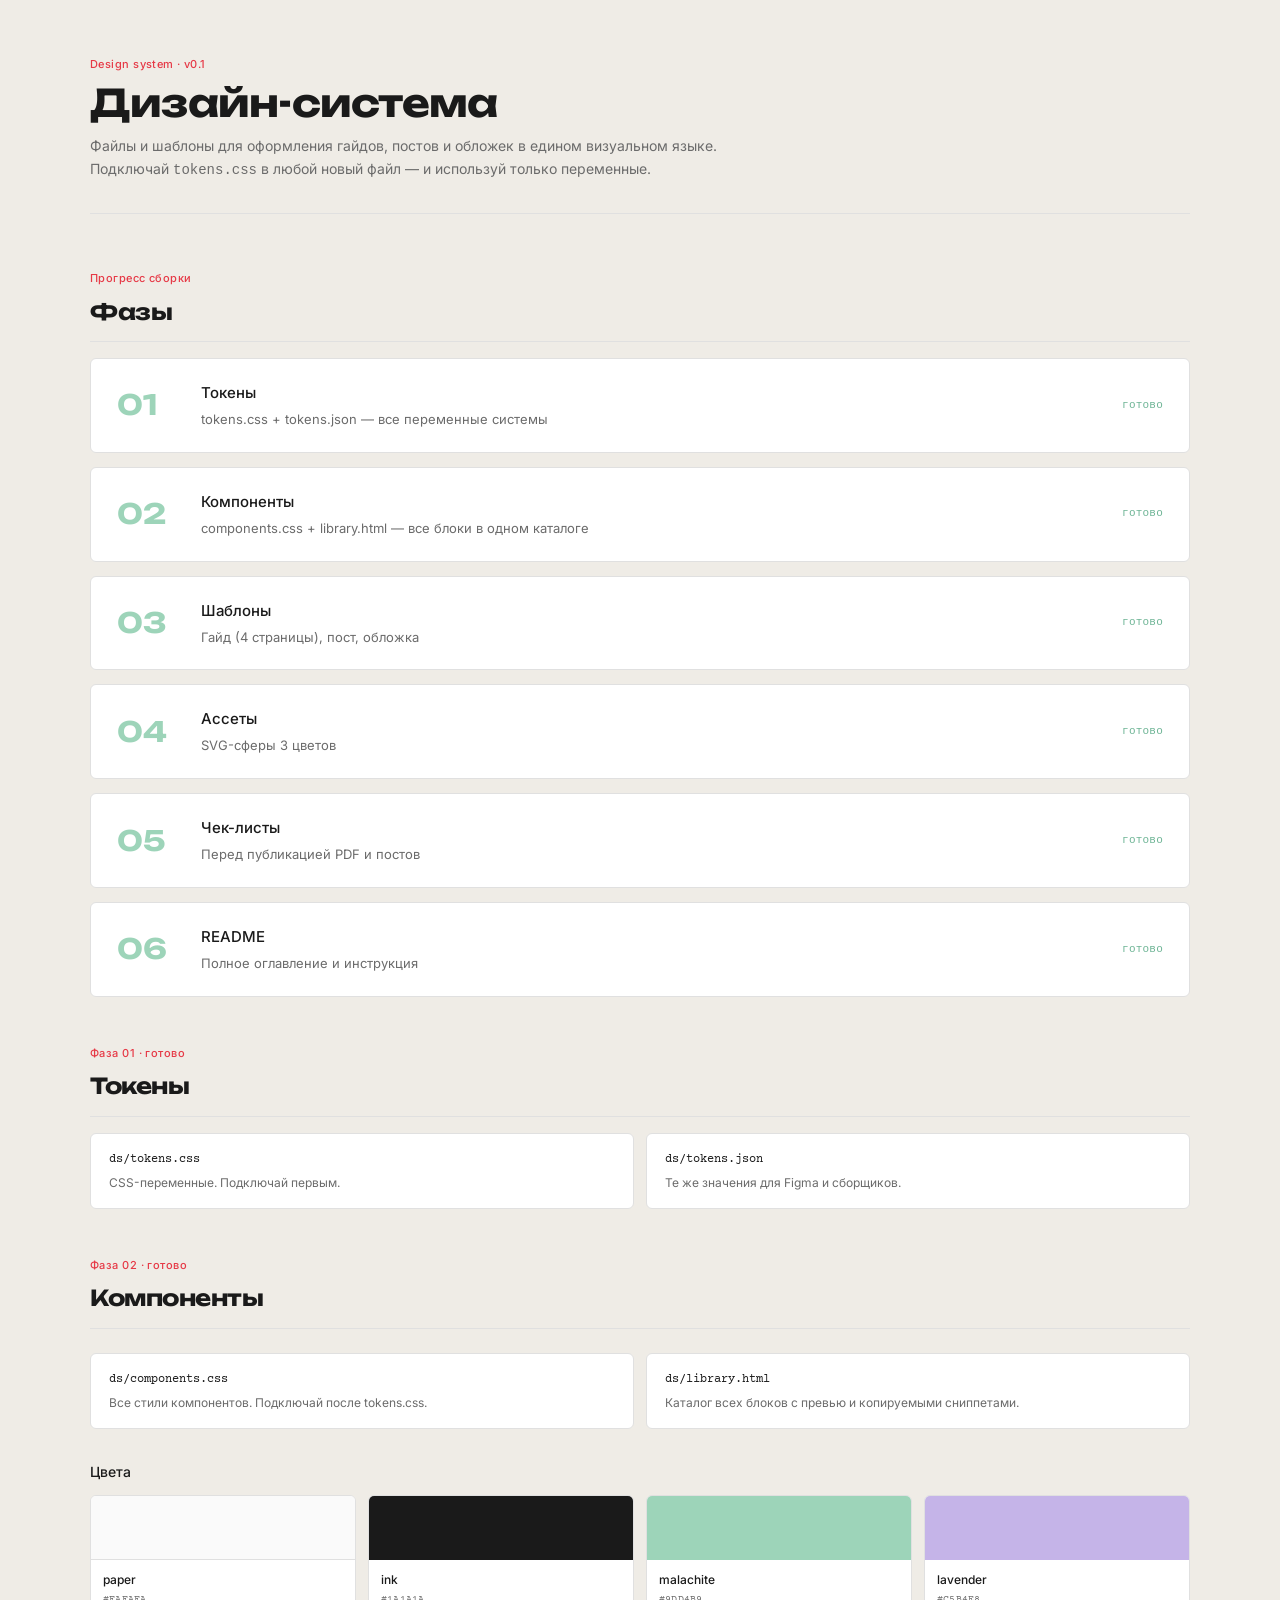
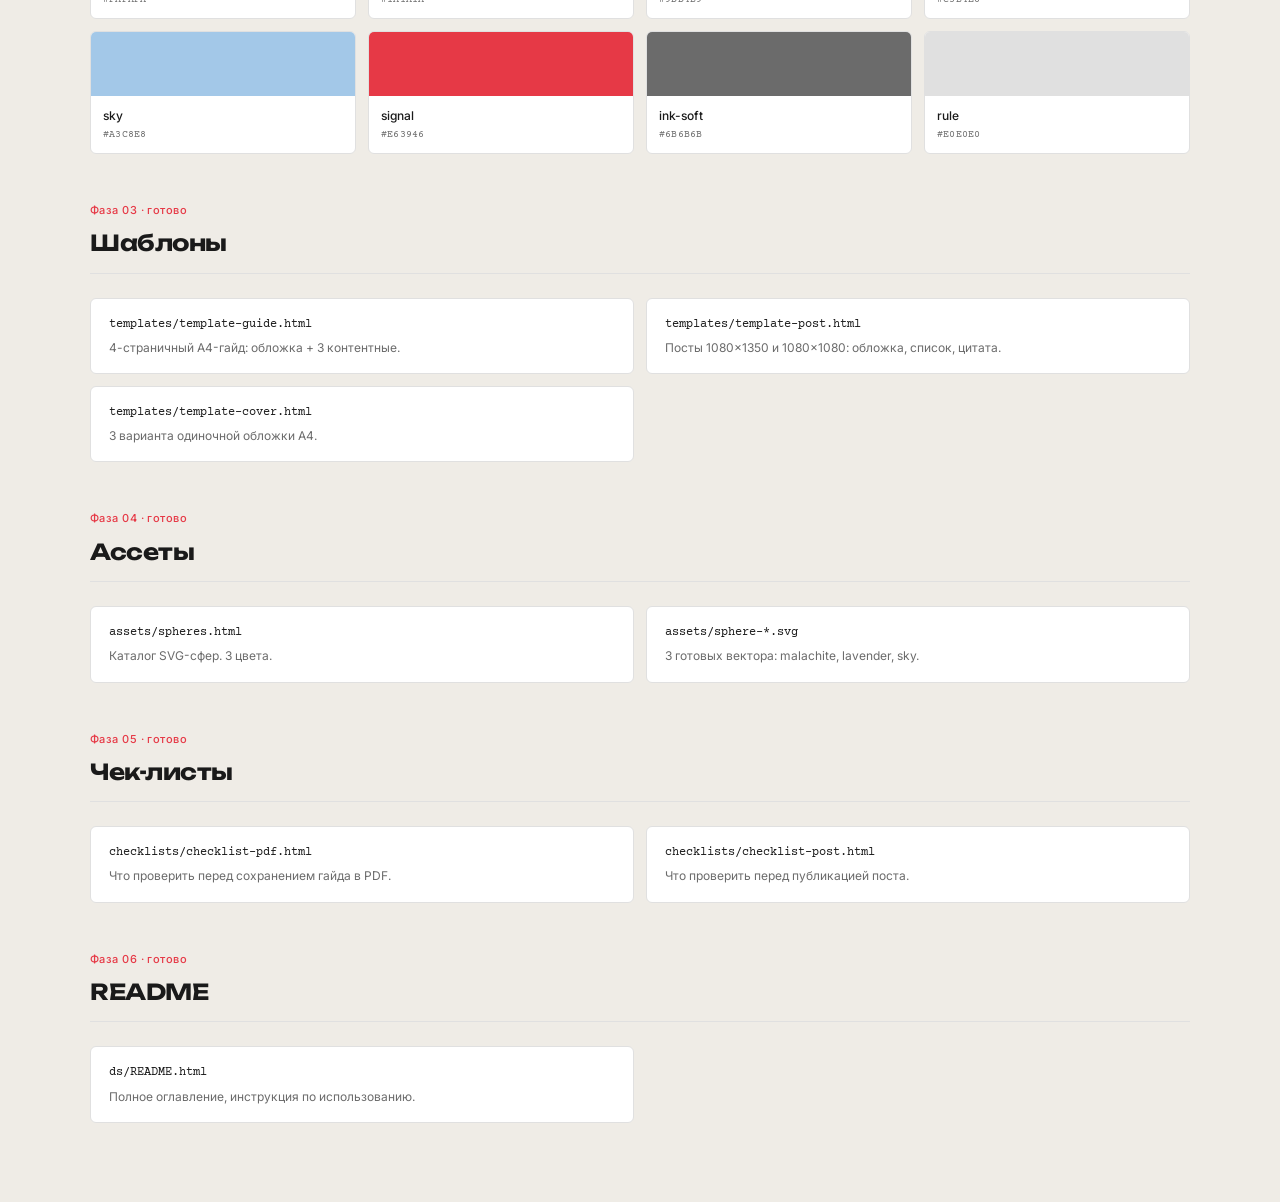
<file: ds/index.html>
<!DOCTYPE html>
<html lang="ru">
<head>
<meta charset="UTF-8">
<title>Design System · Index</title>
<link href="https://fonts.googleapis.com/css2?family=Unbounded:wght@700&family=Inter:wght@400;500&family=Courier+Prime:wght@400&display=swap" rel="stylesheet">
<link rel="stylesheet" href="tokens.css">
<style>
*, *::before, *::after { box-sizing: border-box; margin: 0; padding: 0; }
body {
  background: #EFECE6;
  font-family: var(--font-body);
  color: var(--color-ink);
  font-size: 14px;
  line-height: 1.6;
  padding: 56px 40px 80px;
}
.shell { max-width: 1100px; margin: 0 auto; }

.head { margin-bottom: 56px; padding-bottom: 32px; border-bottom: var(--border-rule); }
.head .eyebrow {
  font-size: 11px; font-weight: 500; letter-spacing: 0.04em;
  color: var(--color-signal); margin-bottom: 8px;
}
.head h1 {
  font-family: var(--font-display); font-size: 38px; font-weight: 700;
  letter-spacing: -0.02em; line-height: 1.1; margin-bottom: 12px;
}
.head p { color: var(--color-ink-soft); max-width: 640px; }

.phase {
  border: var(--border-rule); border-radius: 6px; background: #fff;
  padding: 22px 26px; margin-bottom: 14px;
  display: grid; grid-template-columns: 60px 1fr 100px;
  gap: 24px; align-items: center;
}
.phase-num {
  font-family: var(--font-display); font-size: 28px; font-weight: 700;
  color: var(--color-rule); line-height: 1;
}
.phase.done .phase-num { color: var(--color-malachite); }
.phase-body h3 {
  font-family: var(--font-body); font-weight: 500; font-size: 15px;
  margin-bottom: 4px;
}
.phase-body p { font-size: 13px; color: var(--color-ink-soft); margin: 0; }
.phase-status {
  font-family: var(--font-mono); font-size: 11px;
  text-align: right; color: var(--color-ink-soft);
  letter-spacing: 0.02em;
}
.phase.done .phase-status { color: var(--color-malachite-deep); }

.section { margin-top: 48px; }
.section-label {
  font-size: 11px; font-weight: 500; letter-spacing: 0.04em;
  color: var(--color-signal); margin-bottom: 6px;
}
.section h2 {
  font-family: var(--font-display); font-size: 22px; font-weight: 700;
  letter-spacing: -0.02em; margin-bottom: 16px;
  border-bottom: var(--border-rule); padding-bottom: 12px;
}

.file-grid {
  display: grid; grid-template-columns: repeat(2, 1fr); gap: 12px;
}
.file {
  background: #fff; border: var(--border-rule); border-radius: 6px;
  padding: 16px 18px; text-decoration: none; color: var(--color-ink);
  display: block; transition: border-color 0.15s;
}
.file:hover { border-color: var(--color-ink); }
.file .name {
  font-family: var(--font-mono); font-size: 12px;
  color: var(--color-ink); margin-bottom: 4px;
}
.file .desc { font-size: 12px; color: var(--color-ink-soft); }

.token-grid {
  display: grid; grid-template-columns: repeat(4, 1fr); gap: 12px;
  margin-top: 12px;
}
.swatch {
  background: #fff; border: var(--border-rule); border-radius: 6px;
  overflow: hidden;
}
.swatch-color { height: 64px; }
.swatch-meta { padding: 10px 12px; }
.swatch-name { font-weight: 500; font-size: 12px; margin-bottom: 2px; }
.swatch-hex {
  font-family: var(--font-mono); font-size: 10px;
  color: var(--color-ink-soft); letter-spacing: 0.02em;
}
</style>
</head>
<body>

<div class="shell">

  <div class="head">
    <div class="eyebrow">Design system · v0.1</div>
    <h1>Дизайн-система</h1>
    <p>Файлы и шаблоны для оформления гайдов, постов и обложек в едином визуальном языке. Подключай <code>tokens.css</code> в любой новый файл — и используй только переменные.</p>
  </div>

  <!-- ── PHASES ─────────────────────────────── -->
  <div class="section-label">Прогресс сборки</div>
  <h2 style="font-family: var(--font-display); font-size: 22px; font-weight: 700; letter-spacing: -0.02em; margin-bottom: 16px; border-bottom: var(--border-rule); padding-bottom: 12px;">Фазы</h2>

  <div class="phase done">
    <div class="phase-num">01</div>
    <div class="phase-body">
      <h3>Токены</h3>
      <p>tokens.css + tokens.json — все переменные системы</p>
    </div>
    <div class="phase-status">готово</div>
  </div>

  <div class="phase done">
    <div class="phase-num">02</div>
    <div class="phase-body">
      <h3>Компоненты</h3>
      <p>components.css + library.html — все блоки в одном каталоге</p>
    </div>
    <div class="phase-status">готово</div>
  </div>

  <div class="phase done">
    <div class="phase-num">03</div>
    <div class="phase-body">
      <h3>Шаблоны</h3>
      <p>Гайд (4 страницы), пост, обложка</p>
    </div>
    <div class="phase-status">готово</div>
  </div>

  <div class="phase done">
    <div class="phase-num">04</div>
    <div class="phase-body">
      <h3>Ассеты</h3>
      <p>SVG-сферы 3 цветов</p>
    </div>
    <div class="phase-status">готово</div>
  </div>

  <div class="phase done">
    <div class="phase-num">05</div>
    <div class="phase-body">
      <h3>Чек-листы</h3>
      <p>Перед публикацией PDF и постов</p>
    </div>
    <div class="phase-status">готово</div>
  </div>

  <div class="phase done">
    <div class="phase-num">06</div>
    <div class="phase-body">
      <h3>README</h3>
      <p>Полное оглавление и инструкция</p>
    </div>
    <div class="phase-status">готово</div>
  </div>

  <!-- ── PHASE 1 OUTPUT ─────────────────────── -->
  <div class="section">
    <div class="section-label">Фаза 01 · готово</div>
    <h2>Токены</h2>

    <div class="file-grid">
      <a class="file" href="tokens.css">
        <div class="name">ds/tokens.css</div>
        <div class="desc">CSS-переменные. Подключай первым.</div>
      </a>
      <a class="file" href="tokens.json">
        <div class="name">ds/tokens.json</div>
        <div class="desc">Те же значения для Figma и сборщиков.</div>
      </a>
    </div>

    <div class="section-label" style="margin-top: 48px;">Фаза 02 · готово</div>
    <h2 style="font-family: var(--font-display); font-size: 22px; font-weight: 700; letter-spacing: -0.02em; margin-bottom: 24px; border-bottom: var(--border-rule); padding-bottom: 12px;">Компоненты</h2>

    <div class="file-grid">
      <a class="file" href="components.css">
        <div class="name">ds/components.css</div>
        <div class="desc">Все стили компонентов. Подключай после tokens.css.</div>
      </a>
      <a class="file" href="library.html">
        <div class="name">ds/library.html</div>
        <div class="desc">Каталог всех блоков с превью и копируемыми сниппетами.</div>
      </a>
    </div>

    <h3 style="margin-top: 32px; font-family: var(--font-body); font-weight: 500; font-size: 14px; margin-bottom: 8px;">Цвета</h3>
    <div class="token-grid">
      <div class="swatch">
        <div class="swatch-color" style="background:#FAFAFA;border-bottom:1px solid #E0E0E0;"></div>
        <div class="swatch-meta"><div class="swatch-name">paper</div><div class="swatch-hex">#FAFAFA</div></div>
      </div>
      <div class="swatch">
        <div class="swatch-color" style="background:#1A1A1A;"></div>
        <div class="swatch-meta"><div class="swatch-name">ink</div><div class="swatch-hex">#1A1A1A</div></div>
      </div>
      <div class="swatch">
        <div class="swatch-color" style="background:#9DD4B9;"></div>
        <div class="swatch-meta"><div class="swatch-name">malachite</div><div class="swatch-hex">#9DD4B9</div></div>
      </div>
      <div class="swatch">
        <div class="swatch-color" style="background:#C5B4E8;"></div>
        <div class="swatch-meta"><div class="swatch-name">lavender</div><div class="swatch-hex">#C5B4E8</div></div>
      </div>
      <div class="swatch">
        <div class="swatch-color" style="background:#A3C8E8;"></div>
        <div class="swatch-meta"><div class="swatch-name">sky</div><div class="swatch-hex">#A3C8E8</div></div>
      </div>
      <div class="swatch">
        <div class="swatch-color" style="background:#E63946;"></div>
        <div class="swatch-meta"><div class="swatch-name">signal</div><div class="swatch-hex">#E63946</div></div>
      </div>
      <div class="swatch">
        <div class="swatch-color" style="background:#6B6B6B;"></div>
        <div class="swatch-meta"><div class="swatch-name">ink-soft</div><div class="swatch-hex">#6B6B6B</div></div>
      </div>
      <div class="swatch">
        <div class="swatch-color" style="background:#E0E0E0;"></div>
        <div class="swatch-meta"><div class="swatch-name">rule</div><div class="swatch-hex">#E0E0E0</div></div>
      </div>
    </div>

    <div class="section-label" style="margin-top: 48px;">Фаза 03 · готово</div>
    <h2 style="font-family: var(--font-display); font-size: 22px; font-weight: 700; letter-spacing: -0.02em; margin-bottom: 24px; border-bottom: var(--border-rule); padding-bottom: 12px;">Шаблоны</h2>
    <div class="file-grid">
      <a class="file" href="templates/template-guide.html">
        <div class="name">templates/template-guide.html</div>
        <div class="desc">4-страничный A4-гайд: обложка + 3 контентные.</div>
      </a>
      <a class="file" href="templates/template-post.html">
        <div class="name">templates/template-post.html</div>
        <div class="desc">Посты 1080×1350 и 1080×1080: обложка, список, цитата.</div>
      </a>
      <a class="file" href="templates/template-cover.html">
        <div class="name">templates/template-cover.html</div>
        <div class="desc">3 варианта одиночной обложки A4.</div>
      </a>
    </div>

    <div class="section-label" style="margin-top: 48px;">Фаза 04 · готово</div>
    <h2 style="font-family: var(--font-display); font-size: 22px; font-weight: 700; letter-spacing: -0.02em; margin-bottom: 24px; border-bottom: var(--border-rule); padding-bottom: 12px;">Ассеты</h2>
    <div class="file-grid">
      <a class="file" href="assets/spheres.html">
        <div class="name">assets/spheres.html</div>
        <div class="desc">Каталог SVG-сфер. 3 цвета.</div>
      </a>
      <a class="file" href="assets/sphere-malachite.svg">
        <div class="name">assets/sphere-*.svg</div>
        <div class="desc">3 готовых вектора: malachite, lavender, sky.</div>
      </a>
    </div>

    <div class="section-label" style="margin-top: 48px;">Фаза 05 · готово</div>
    <h2 style="font-family: var(--font-display); font-size: 22px; font-weight: 700; letter-spacing: -0.02em; margin-bottom: 24px; border-bottom: var(--border-rule); padding-bottom: 12px;">Чек-листы</h2>
    <div class="file-grid">
      <a class="file" href="checklists/checklist-pdf.html">
        <div class="name">checklists/checklist-pdf.html</div>
        <div class="desc">Что проверить перед сохранением гайда в PDF.</div>
      </a>
      <a class="file" href="checklists/checklist-post.html">
        <div class="name">checklists/checklist-post.html</div>
        <div class="desc">Что проверить перед публикацией поста.</div>
      </a>
    </div>

    <div class="section-label" style="margin-top: 48px;">Фаза 06 · готово</div>
    <h2 style="font-family: var(--font-display); font-size: 22px; font-weight: 700; letter-spacing: -0.02em; margin-bottom: 24px; border-bottom: var(--border-rule); padding-bottom: 12px;">README</h2>
    <div class="file-grid">
      <a class="file" href="README.html">
        <div class="name">ds/README.html</div>
        <div class="desc">Полное оглавление, инструкция по использованию.</div>
      </a>
    </div>
  </div>

</div>

</body>
</html>
</file>
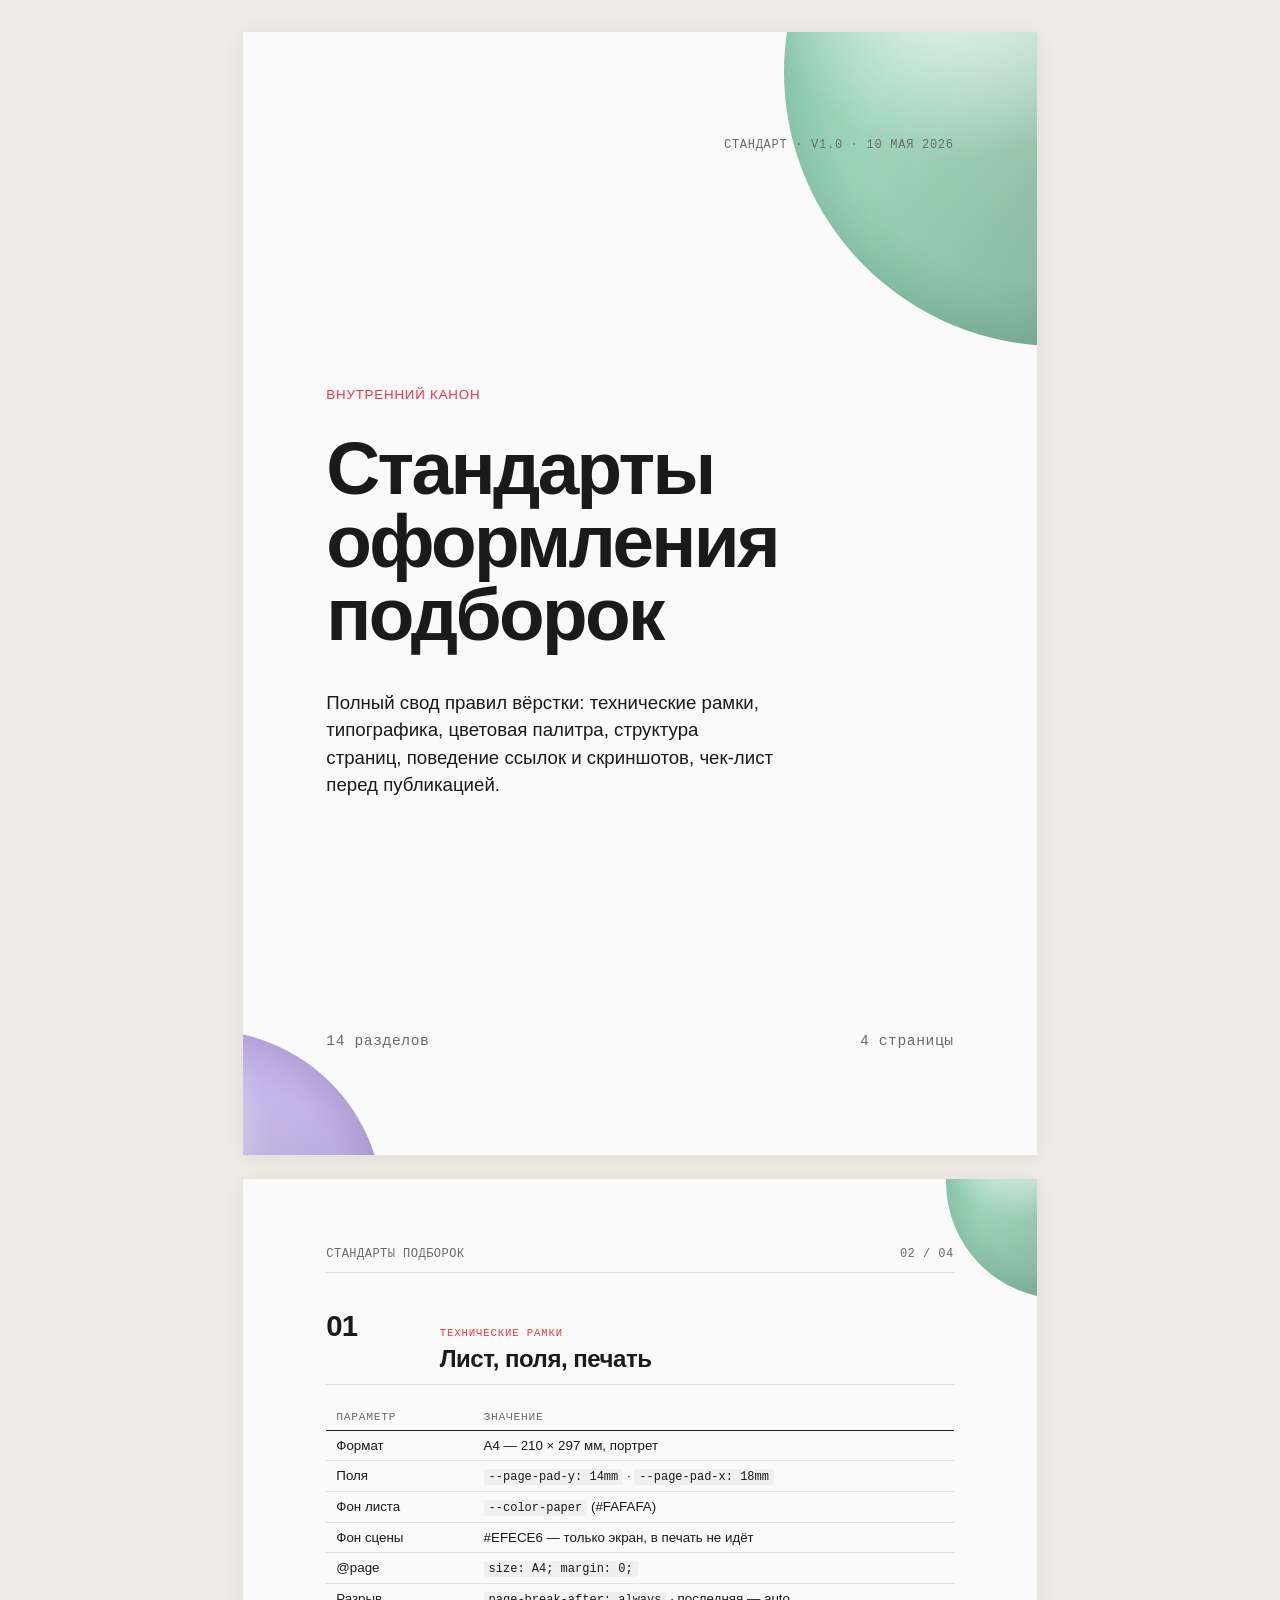
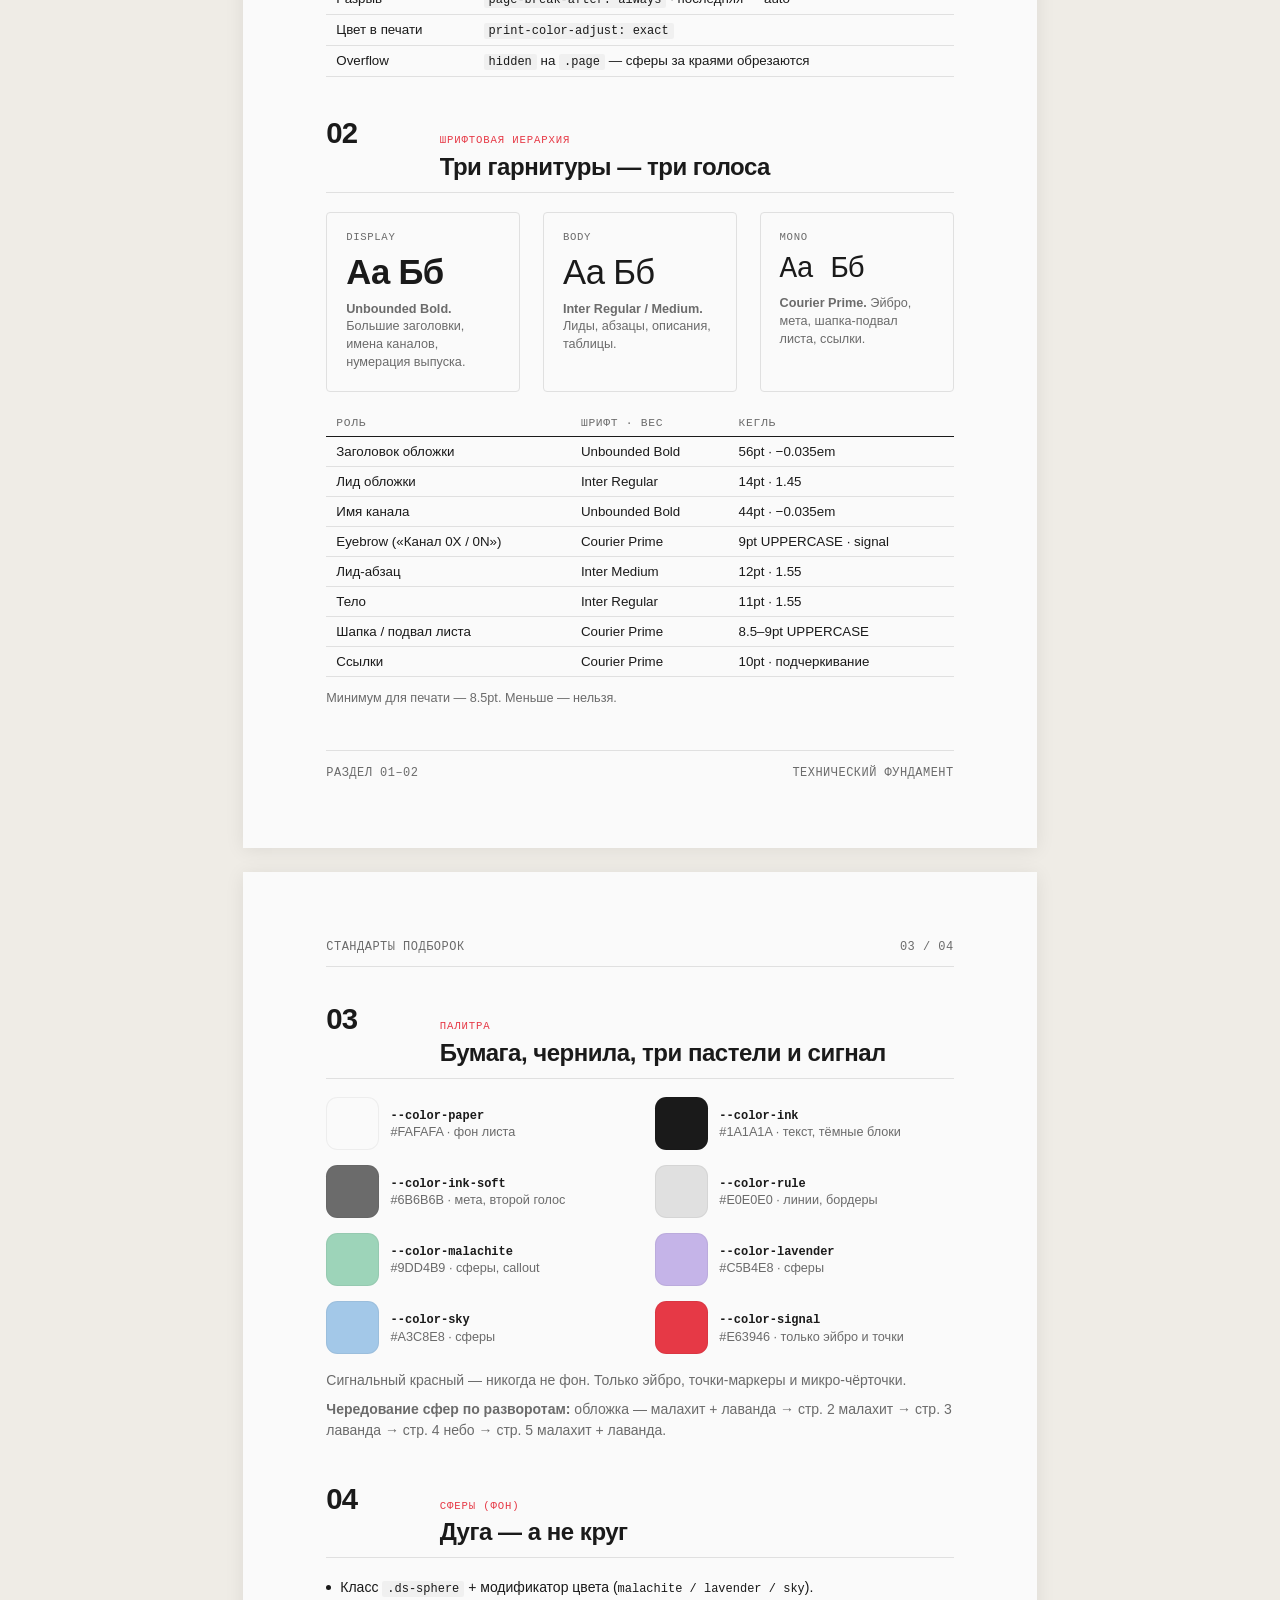
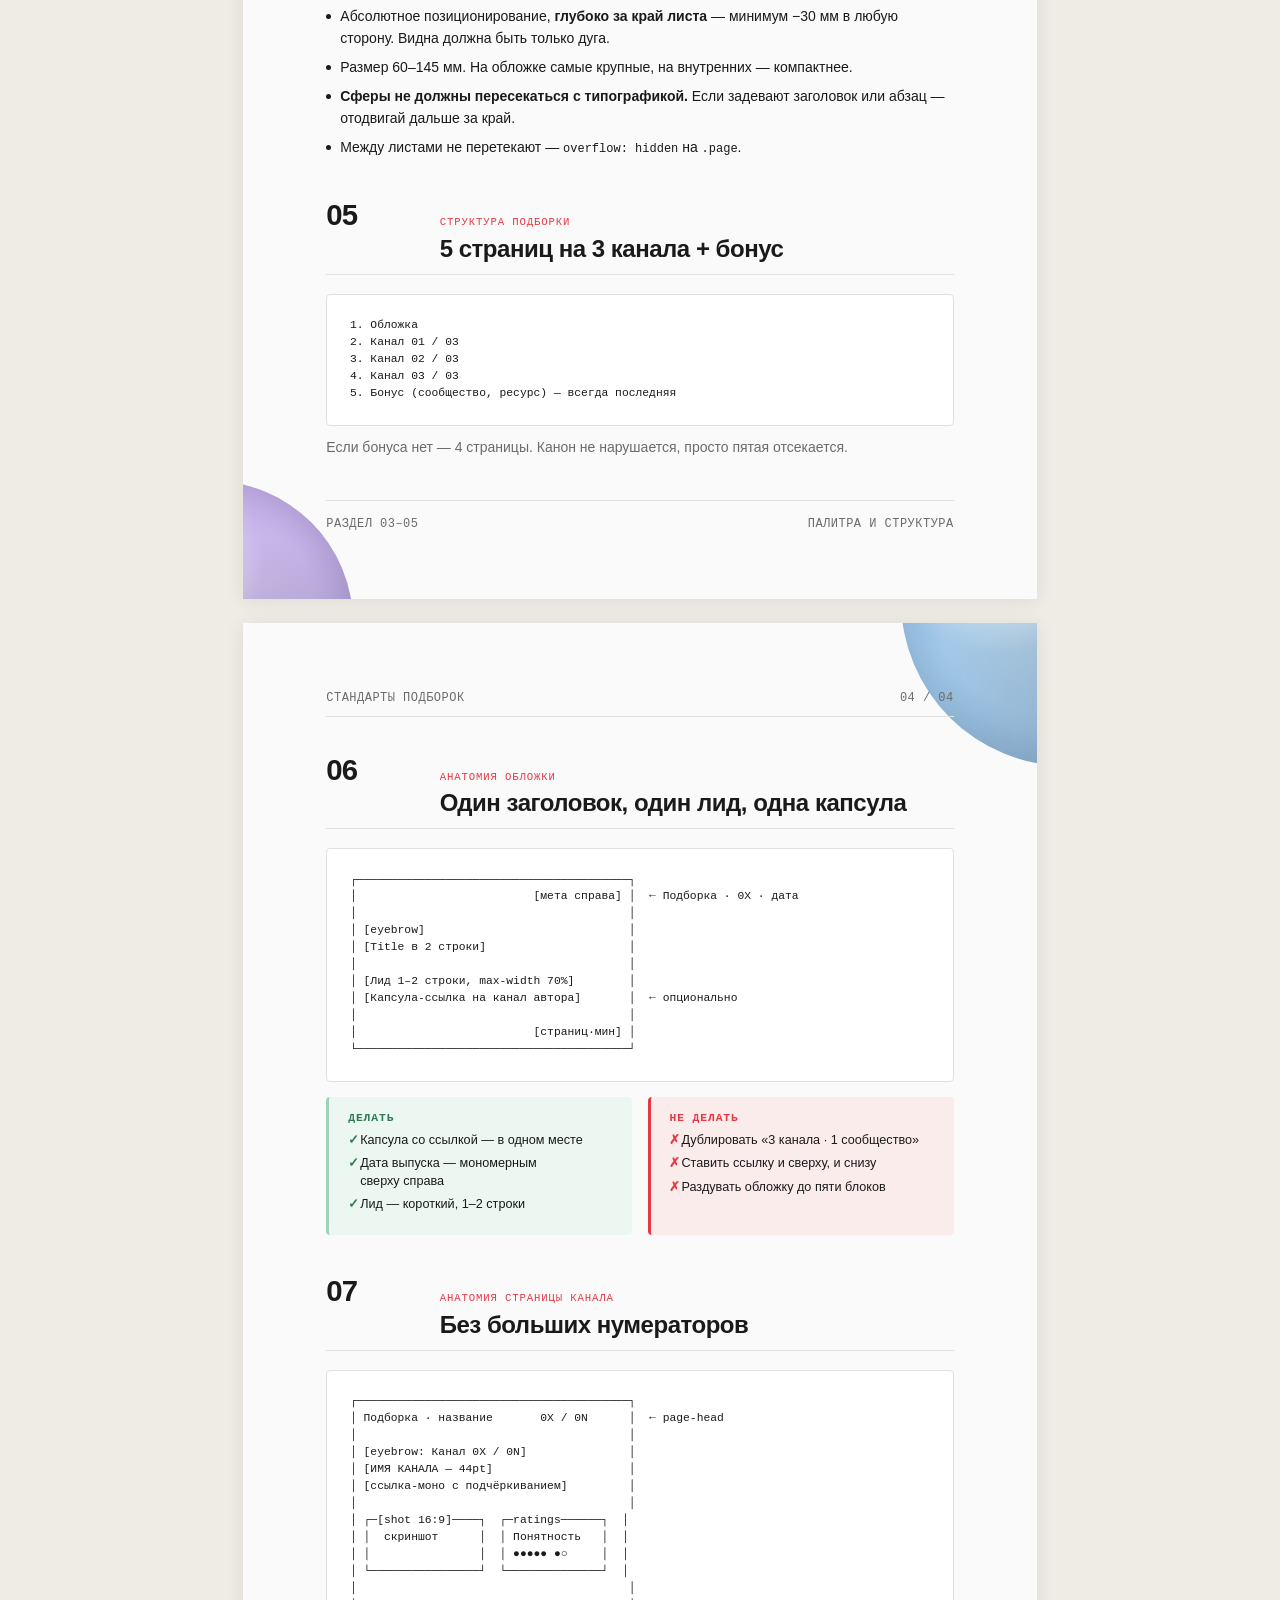
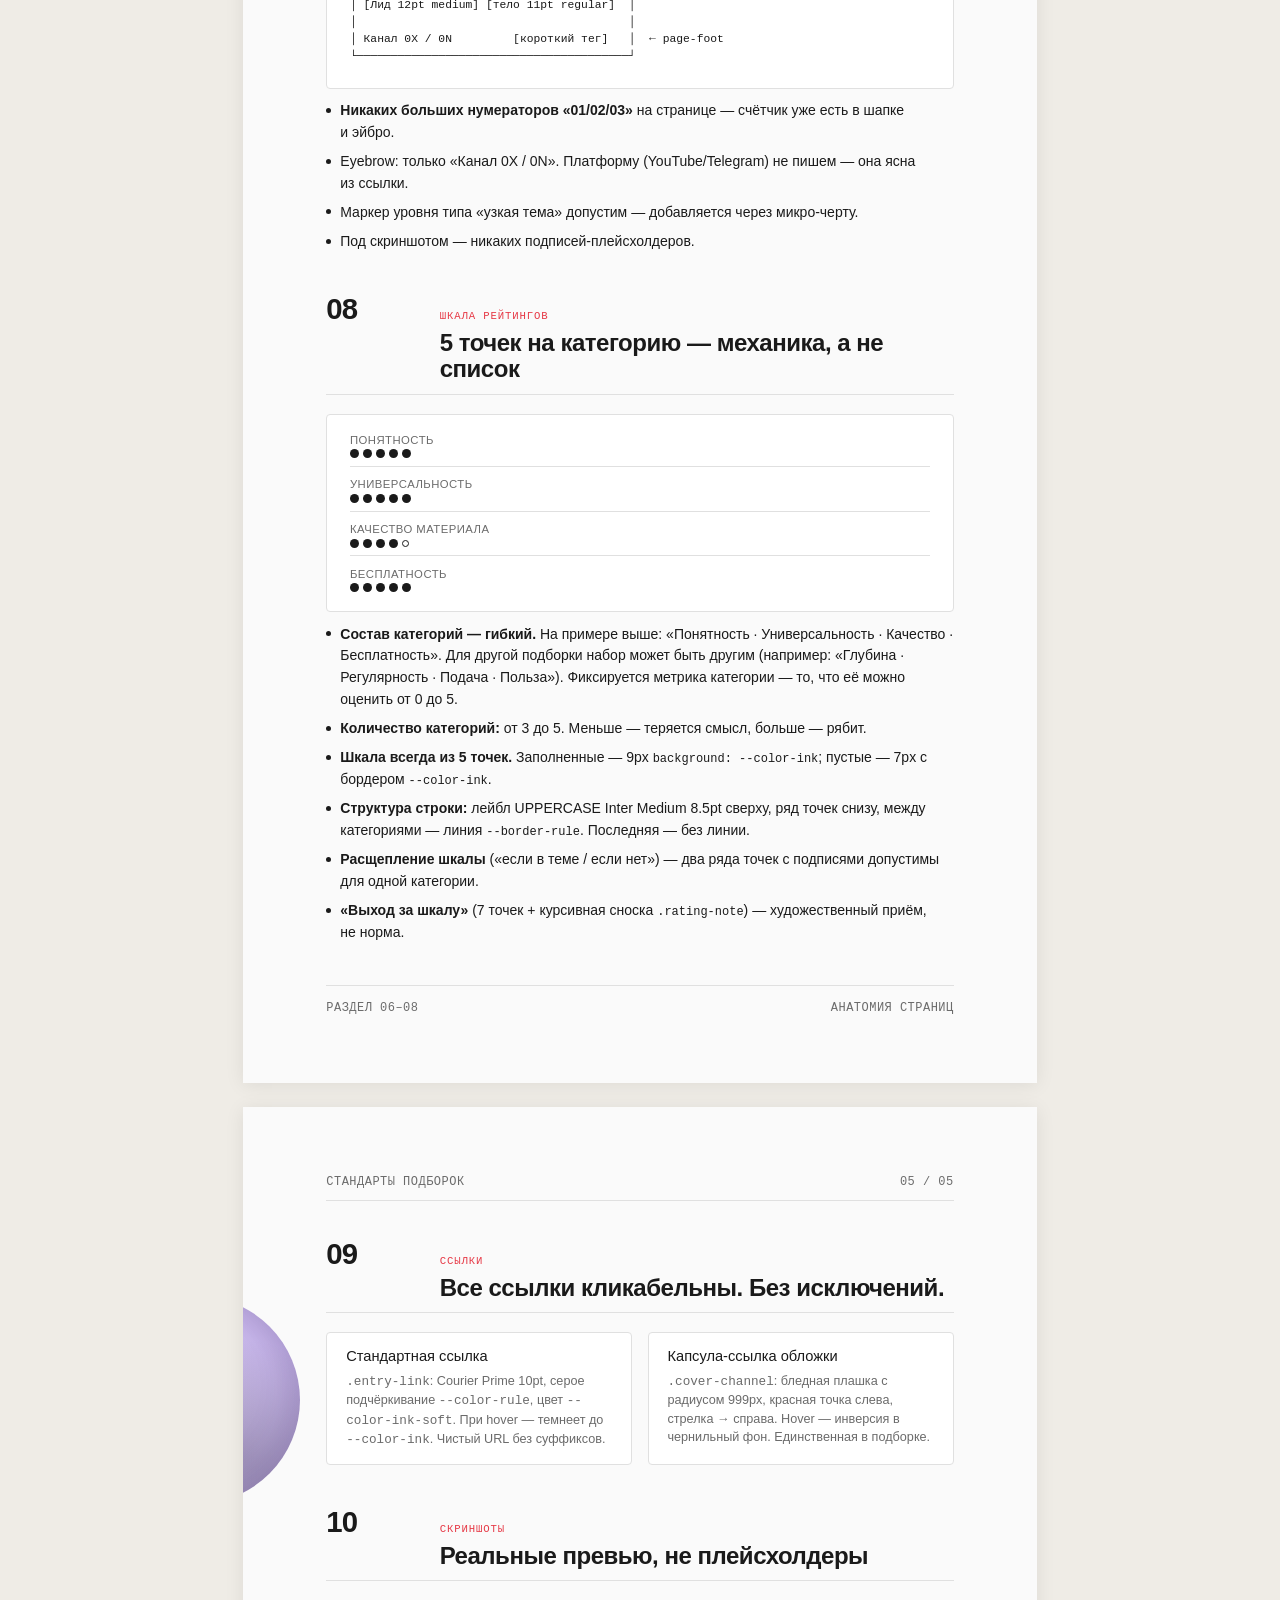
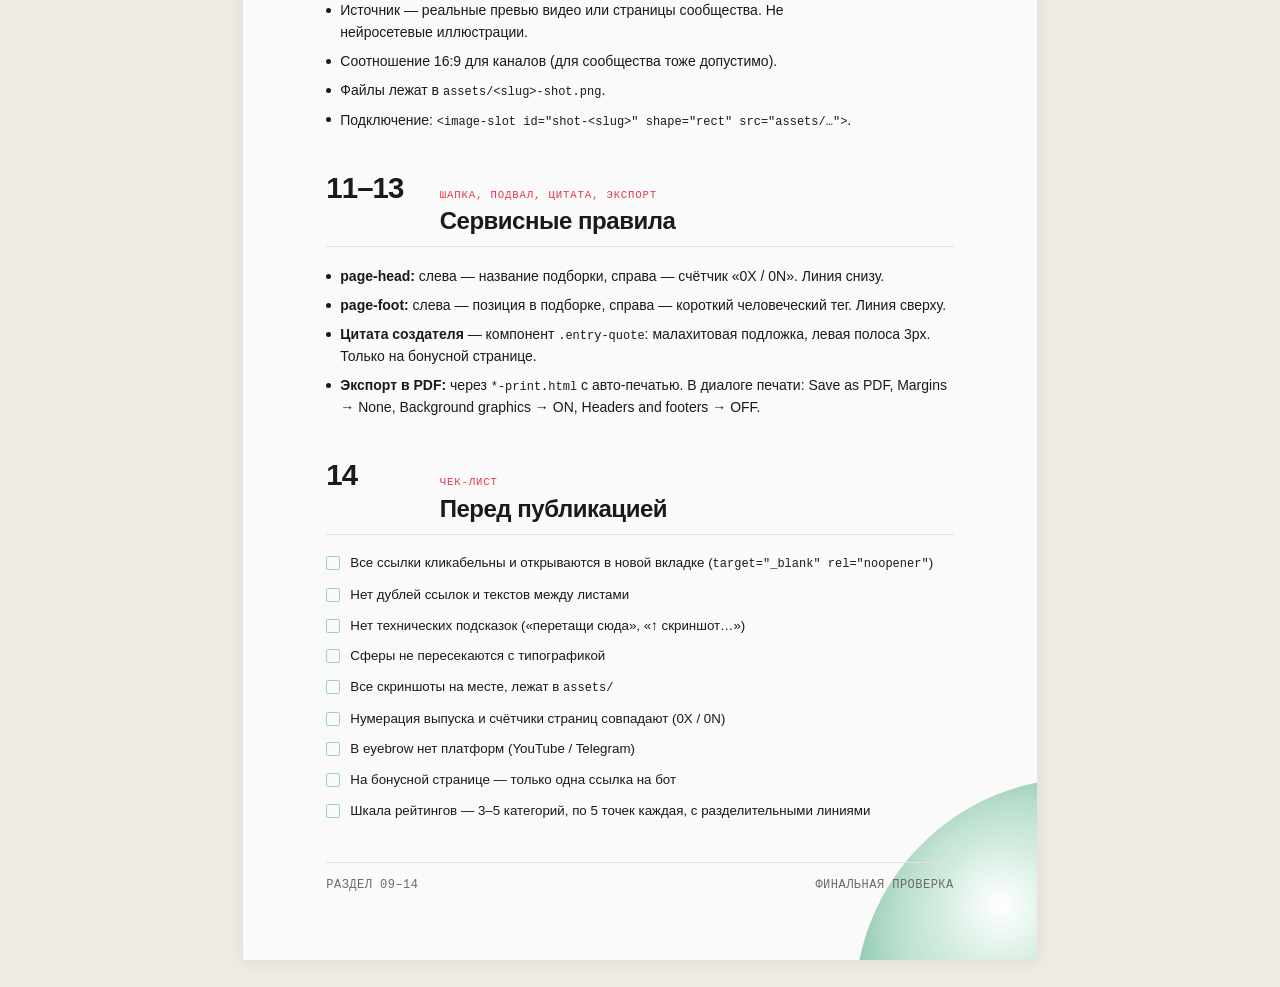
<file: Стандарты подборки.html>
<!DOCTYPE html>
<html lang="ru">
<head>
<meta charset="UTF-8">
<title>Стандарты оформления подборок</title>
<link rel="stylesheet" href="ds/tokens.css">
<link rel="stylesheet" href="ds/components.css">
<style>
*, *::before, *::after { box-sizing: border-box; margin: 0; padding: 0; }
html, body {
  background: #EFECE6;
  font-family: var(--font-body);
  color: var(--color-ink);
  -webkit-font-smoothing: antialiased;
}

.deck {
  display: flex; flex-direction: column; align-items: center;
  gap: 24px; padding: 32px 0;
}
.page {
  width: var(--page-w);
  min-height: var(--page-h);
  background: var(--color-paper);
  position: relative;
  overflow: hidden;
  box-shadow: 0 2px 18px rgba(0,0,0,0.08);
}
.inner {
  position: relative;
  z-index: 1;
  padding: 18mm 22mm;
  display: flex;
  flex-direction: column;
}

/* ── COVER ─────────────────────────────────── */
.cover { padding: 0; }
.cover-bg { position: absolute; inset: 0; z-index: 0; }
.cover-bg .ds-sphere.malachite {
  width: 145mm; height: 145mm;
  right: -78mm; top: -62mm;
}
.cover-bg .ds-sphere.lavender {
  width: 95mm; height: 95mm;
  left: -58mm; bottom: -62mm;
}
.cover-content {
  position: relative; z-index: 1;
  height: 100%;
  min-height: var(--page-h);
  padding: 28mm 22mm;
  display: flex; flex-direction: column;
  justify-content: space-between;
}
.cover-top { display: flex; justify-content: flex-end; align-items: center; }
.cover-meta-top {
  font-family: var(--font-mono);
  font-size: 9pt;
  letter-spacing: 0.06em;
  color: var(--color-ink-soft);
  text-transform: uppercase;
}
.cover-eyebrow {
  font-family: var(--font-body);
  font-weight: var(--weight-medium);
  font-size: 10pt;
  letter-spacing: 0.06em;
  color: var(--color-signal);
  text-transform: uppercase;
  margin-bottom: 8mm;
}
.cover-title {
  font-family: var(--font-display);
  font-weight: var(--weight-bold);
  font-size: 56pt;
  letter-spacing: -0.035em;
  line-height: 0.98;
  max-width: 92%;
  margin-bottom: 10mm;
}
.cover-lead {
  font-family: var(--font-body);
  font-size: 14pt;
  line-height: 1.45;
  max-width: 76%;
}
.cover-bottom {
  display: flex; justify-content: space-between; align-items: flex-end;
  font-family: var(--font-mono);
  font-size: 11pt;
  letter-spacing: 0.04em;
  color: var(--color-ink-soft);
}

/* ── HEADER/FOOTER ─────────────────────────── */
.page-head, .page-foot {
  display: flex; justify-content: space-between; align-items: center;
  font-family: var(--font-mono);
  font-size: 9pt;
  letter-spacing: 0.04em;
  color: var(--color-ink-soft);
  text-transform: uppercase;
}
.page-head {
  padding-bottom: 3mm;
  border-bottom: var(--border-rule);
  margin-bottom: 10mm;
}
.page-foot {
  margin-top: auto;
  padding-top: 4mm;
  border-top: var(--border-rule);
}

/* ── SECTIONS ──────────────────────────────── */
section.block { margin-bottom: 11mm; }
section.block:last-child { margin-bottom: 0; }

.block-head {
  display: grid;
  grid-template-columns: 24mm 1fr;
  gap: 6mm;
  align-items: baseline;
  margin-bottom: 5mm;
  padding-bottom: 3mm;
  border-bottom: var(--border-rule);
}
.block-num {
  font-family: var(--font-display);
  font-weight: var(--weight-bold);
  font-size: 22pt;
  letter-spacing: -0.03em;
  line-height: 1;
  color: var(--color-ink);
}
.block-title {
  font-family: var(--font-display);
  font-weight: var(--weight-bold);
  font-size: 18pt;
  letter-spacing: -0.02em;
  line-height: 1.1;
}
.block-eyebrow {
  font-family: var(--font-mono);
  font-size: 8pt;
  letter-spacing: 0.08em;
  color: var(--color-signal);
  text-transform: uppercase;
  margin-bottom: 2mm;
}

p, li {
  font-family: var(--font-body);
  font-size: 10.5pt;
  line-height: 1.55;
  color: var(--color-ink);
  text-wrap: pretty;
}
.muted { color: var(--color-ink-soft); }

p + p { margin-top: 3mm; }

ul.bullets { list-style: none; padding: 0; }
ul.bullets li {
  position: relative;
  padding-left: 14px;
  margin-bottom: 2mm;
}
ul.bullets li::before {
  content: '';
  position: absolute;
  left: 0; top: 0.55em;
  width: 5px; height: 5px;
  border-radius: 50%;
  background: var(--color-ink);
}
ul.bullets li:last-child { margin-bottom: 0; }

/* ── TABLE ─────────────────────────────────── */
table {
  width: 100%;
  border-collapse: collapse;
  font-family: var(--font-body);
  font-size: 10pt;
}
table th, table td {
  text-align: left;
  padding: 7px 10px;
  border-bottom: 1px solid var(--color-rule);
  vertical-align: top;
}
table th {
  font-family: var(--font-mono);
  font-size: 8.5pt;
  letter-spacing: 0.06em;
  text-transform: uppercase;
  color: var(--color-ink-soft);
  font-weight: var(--weight-regular);
  border-bottom: 1.5px solid var(--color-ink);
}
table td code {
  font-family: var(--font-mono);
  font-size: 9pt;
  background: rgba(0,0,0,0.04);
  padding: 1px 5px;
  border-radius: 2px;
  color: var(--color-ink);
}

/* ── PALETTE / SWATCHES ────────────────────── */
.swatches {
  display: grid;
  grid-template-columns: repeat(2, 1fr);
  gap: 4mm 8mm;
}
.swatch {
  display: flex; gap: 3mm; align-items: center;
}
.swatch-chip {
  width: 14mm; height: 14mm;
  border-radius: 3mm;
  flex-shrink: 0;
  box-shadow: inset 0 0 0 1px rgba(0,0,0,0.05);
}
.swatch-meta { font-size: 9.5pt; line-height: 1.3; }
.swatch-meta b { font-family: var(--font-mono); font-size: 9pt; }
.swatch-meta span { color: var(--color-ink-soft); }

/* ── FONT SAMPLES ──────────────────────────── */
.fonts-grid {
  display: grid;
  grid-template-columns: 1fr 1fr 1fr;
  gap: 6mm;
}
.font-card {
  border: var(--border-rule);
  border-radius: var(--radius-soft);
  padding: 5mm;
}
.font-card .label {
  font-family: var(--font-mono);
  font-size: 8pt;
  letter-spacing: 0.06em;
  color: var(--color-ink-soft);
  text-transform: uppercase;
  margin-bottom: 3mm;
}
.font-card .preview { font-size: 26pt; line-height: 1; margin-bottom: 3mm; letter-spacing: -0.02em; }
.font-card .preview.unb { font-family: var(--font-display); font-weight: 700; }
.font-card .preview.int { font-family: var(--font-body); font-weight: 500; }
.font-card .preview.cou { font-family: var(--font-mono); font-size: 22pt; }
.font-card .role { font-size: 9.5pt; color: var(--color-ink-soft); line-height: 1.4; }

/* ── ANATOMY DIAGRAMS ──────────────────────── */
.anatomy {
  background: #fff;
  border: var(--border-rule);
  border-radius: var(--radius-soft);
  padding: 6mm;
  font-family: var(--font-mono);
  font-size: 8.5pt;
  line-height: 1.5;
  color: var(--color-ink);
  white-space: pre;
  overflow-x: auto;
}

/* ── SUB-CARDS ─────────────────────────────── */
.subcards {
  display: grid;
  grid-template-columns: 1fr 1fr;
  gap: 4mm;
  margin-top: 4mm;
}
.subcard {
  border: var(--border-rule);
  border-radius: var(--radius-soft);
  padding: 4mm 5mm;
  background: #fff;
}
.subcard h4 {
  font-family: var(--font-body);
  font-weight: var(--weight-medium);
  font-size: 11pt;
  margin-bottom: 2mm;
}
.subcard p { font-size: 9.5pt; color: var(--color-ink-soft); line-height: 1.45; }

/* ── DO / DONT ─────────────────────────────── */
.dodont {
  display: grid;
  grid-template-columns: 1fr 1fr;
  gap: 4mm;
}
.dodont > div {
  padding: 4mm 5mm;
  border-radius: var(--radius-soft);
}
.do { background: var(--color-malachite-bg); border-left: 3px solid var(--color-malachite); }
.dont { background: #FBECEC; border-left: 3px solid var(--color-signal); }
.dodont h4 {
  font-family: var(--font-mono);
  font-size: 8.5pt;
  letter-spacing: 0.08em;
  text-transform: uppercase;
  margin-bottom: 2mm;
}
.do h4 { color: #2F7A52; }
.dont h4 { color: var(--color-signal); }
.dodont ul { margin: 0; padding: 0; list-style: none; }
.dodont li {
  font-size: 9.5pt;
  line-height: 1.4;
  margin-bottom: 1.5mm;
  padding-left: 12px;
  position: relative;
}
.dodont li::before {
  position: absolute;
  left: 0; top: 0;
}
.do li::before { content: '✓'; color: #2F7A52; font-weight: 700; }
.dont li::before { content: '✗'; color: var(--color-signal); font-weight: 700; }

/* ── RATING SAMPLE ─────────────────────────── */
.rating-sample {
  display: flex; flex-direction: column;
  gap: 3mm;
  background: #fff;
  border: var(--border-rule);
  border-radius: var(--radius-soft);
  padding: 5mm 6mm;
}
.rating-sample .row {
  display: flex; flex-direction: column; gap: 1mm;
  padding-bottom: 2mm;
  border-bottom: var(--border-rule);
}
.rating-sample .row:last-child { border-bottom: none; padding-bottom: 0; }
.rating-sample .lab {
  font-family: var(--font-body);
  font-weight: var(--weight-medium);
  font-size: 8.5pt;
  letter-spacing: 0.04em;
  color: var(--color-ink-soft);
  text-transform: uppercase;
}
.rating-sample .dots { display: flex; gap: 4px; align-items: center; }
.rating-sample .dots b { width: 9px; height: 9px; border-radius: 50%; background: var(--color-ink); display: inline-block; }
.rating-sample .dots b.empty { width: 7px; height: 7px; background: transparent; border: 1px solid var(--color-ink); }

/* ── CHECKLIST ─────────────────────────────── */
.checklist {
  display: flex; flex-direction: column; gap: 3mm;
}
.checklist-item {
  display: flex; gap: 10px; align-items: flex-start;
  font-size: 10pt; line-height: 1.45;
}
.checkbox {
  width: 14px; height: 14px;
  border: 1.5px solid var(--color-malachite);
  border-radius: 2px;
  flex-shrink: 0;
  margin-top: 3px;
}

/* ── PRINT ─────────────────────────────────── */
@media print {
  * { -webkit-print-color-adjust: exact !important; print-color-adjust: exact !important; }
  @page { size: A4; margin: 0; }
  html, body { background: #fff; }
  .deck { gap: 0; padding: 0; }
  .page {
    box-shadow: none;
    page-break-after: always;
    break-after: page;
  }
  .page:last-child { page-break-after: auto; break-after: auto; }
}
</style>
</head>
<body>

<div class="deck">

  <!-- ══════ COVER ══════════════════════════ -->
  <section class="page cover" data-screen-label="01 Обложка">
    <div class="cover-bg">
      <div class="ds-sphere malachite"></div>
      <div class="ds-sphere lavender"></div>
    </div>
    <div class="cover-content">
      <div class="cover-top">
        <div class="cover-meta-top">Стандарт · v1.0 · 10 мая 2026</div>
      </div>
      <div>
        <div class="cover-eyebrow">Внутренний канон</div>
        <h1 class="cover-title">Стандарты<br>оформления<br>подборок</h1>
        <p class="cover-lead">Полный свод правил вёрстки: технические рамки, типографика, цветовая палитра, структура страниц, поведение ссылок и скриншотов, чек-лист перед публикацией.</p>
      </div>
      <div class="cover-bottom">
        <span>14 разделов</span>
        <span>4 страницы</span>
      </div>
    </div>
  </section>

  <!-- ══════ PAGE 2 · ТЕХНИКА + ТИПОГРАФИКА ══════ -->
  <section class="page" data-screen-label="02 Техника и типографика">
    <div class="ds-sphere malachite" style="width:62mm;height:62mm;right:-38mm;top:-30mm;"></div>
    <div class="inner">
      <div class="page-head"><span>Стандарты подборок</span><span>02 / 04</span></div>

      <section class="block">
        <div class="block-head">
          <div class="block-num">01</div>
          <div>
            <div class="block-eyebrow">Технические рамки</div>
            <h2 class="block-title">Лист, поля, печать</h2>
          </div>
        </div>
        <table>
          <thead><tr><th>параметр</th><th>значение</th></tr></thead>
          <tbody>
            <tr><td>Формат</td><td>A4 — 210 × 297 мм, портрет</td></tr>
            <tr><td>Поля</td><td><code>--page-pad-y: 14mm</code> · <code>--page-pad-x: 18mm</code></td></tr>
            <tr><td>Фон листа</td><td><code>--color-paper</code> (#FAFAFA)</td></tr>
            <tr><td>Фон сцены</td><td>#EFECE6 — только экран, в печать не идёт</td></tr>
            <tr><td>@page</td><td><code>size: A4; margin: 0;</code></td></tr>
            <tr><td>Разрыв</td><td><code>page-break-after: always</code> · последняя — auto</td></tr>
            <tr><td>Цвет в печати</td><td><code>print-color-adjust: exact</code></td></tr>
            <tr><td>Overflow</td><td><code>hidden</code> на <code>.page</code> — сферы за краями обрезаются</td></tr>
          </tbody>
        </table>
      </section>

      <section class="block">
        <div class="block-head">
          <div class="block-num">02</div>
          <div>
            <div class="block-eyebrow">Шрифтовая иерархия</div>
            <h2 class="block-title">Три гарнитуры — три голоса</h2>
          </div>
        </div>
        <div class="fonts-grid">
          <div class="font-card">
            <div class="label">Display</div>
            <div class="preview unb">Аа Бб</div>
            <div class="role"><b>Unbounded Bold.</b> Большие заголовки, имена каналов, нумерация выпуска.</div>
          </div>
          <div class="font-card">
            <div class="label">Body</div>
            <div class="preview int">Аа Бб</div>
            <div class="role"><b>Inter Regular / Medium.</b> Лиды, абзацы, описания, таблицы.</div>
          </div>
          <div class="font-card">
            <div class="label">Mono</div>
            <div class="preview cou">Аа Бб</div>
            <div class="role"><b>Courier Prime.</b> Эйбро, мета, шапка-подвал листа, ссылки.</div>
          </div>
        </div>
        <div style="margin-top: 5mm;">
          <table>
            <thead><tr><th>роль</th><th>шрифт · вес</th><th>кегль</th></tr></thead>
            <tbody>
              <tr><td>Заголовок обложки</td><td>Unbounded Bold</td><td>56pt · −0.035em</td></tr>
              <tr><td>Лид обложки</td><td>Inter Regular</td><td>14pt · 1.45</td></tr>
              <tr><td>Имя канала</td><td>Unbounded Bold</td><td>44pt · −0.035em</td></tr>
              <tr><td>Eyebrow («Канал 0X / 0N»)</td><td>Courier Prime</td><td>9pt UPPERCASE · signal</td></tr>
              <tr><td>Лид-абзац</td><td>Inter Medium</td><td>12pt · 1.55</td></tr>
              <tr><td>Тело</td><td>Inter Regular</td><td>11pt · 1.55</td></tr>
              <tr><td>Шапка / подвал листа</td><td>Courier Prime</td><td>8.5–9pt UPPERCASE</td></tr>
              <tr><td>Ссылки</td><td>Courier Prime</td><td>10pt · подчеркивание</td></tr>
            </tbody>
          </table>
          <p class="muted" style="margin-top: 3mm; font-size: 9.5pt;">Минимум для печати — 8.5pt. Меньше — нельзя.</p>
        </div>
      </section>

      <div class="page-foot"><span>Раздел 01–02</span><span>Технический фундамент</span></div>
    </div>
  </section>

  <!-- ══════ PAGE 3 · ЦВЕТ + СТРУКТУРА ══════ -->
  <section class="page" data-screen-label="03 Цвет и структура">
    <div class="ds-sphere lavender" style="width:75mm;height:75mm;left:-46mm;bottom:-44mm;"></div>
    <div class="inner">
      <div class="page-head"><span>Стандарты подборок</span><span>03 / 04</span></div>

      <section class="block">
        <div class="block-head">
          <div class="block-num">03</div>
          <div>
            <div class="block-eyebrow">Палитра</div>
            <h2 class="block-title">Бумага, чернила, три пастели и сигнал</h2>
          </div>
        </div>
        <div class="swatches">
          <div class="swatch"><div class="swatch-chip" style="background:#FAFAFA;"></div><div class="swatch-meta"><b>--color-paper</b><br><span>#FAFAFA · фон листа</span></div></div>
          <div class="swatch"><div class="swatch-chip" style="background:#1A1A1A;"></div><div class="swatch-meta"><b>--color-ink</b><br><span>#1A1A1A · текст, тёмные блоки</span></div></div>
          <div class="swatch"><div class="swatch-chip" style="background:#6B6B6B;"></div><div class="swatch-meta"><b>--color-ink-soft</b><br><span>#6B6B6B · мета, второй голос</span></div></div>
          <div class="swatch"><div class="swatch-chip" style="background:#E0E0E0;"></div><div class="swatch-meta"><b>--color-rule</b><br><span>#E0E0E0 · линии, бордеры</span></div></div>
          <div class="swatch"><div class="swatch-chip" style="background:#9DD4B9;"></div><div class="swatch-meta"><b>--color-malachite</b><br><span>#9DD4B9 · сферы, callout</span></div></div>
          <div class="swatch"><div class="swatch-chip" style="background:#C5B4E8;"></div><div class="swatch-meta"><b>--color-lavender</b><br><span>#C5B4E8 · сферы</span></div></div>
          <div class="swatch"><div class="swatch-chip" style="background:#A3C8E8;"></div><div class="swatch-meta"><b>--color-sky</b><br><span>#A3C8E8 · сферы</span></div></div>
          <div class="swatch"><div class="swatch-chip" style="background:#E63946;"></div><div class="swatch-meta"><b>--color-signal</b><br><span>#E63946 · только эйбро и точки</span></div></div>
        </div>
        <p class="muted" style="margin-top: 4mm;">Сигнальный красный — никогда не фон. Только эйбро, точки-маркеры и микро-чёрточки.</p>
        <p class="muted" style="margin-top: 2mm;"><b>Чередование сфер по разворотам:</b> обложка — малахит + лаванда → стр. 2 малахит → стр. 3 лаванда → стр. 4 небо → стр. 5 малахит + лаванда.</p>
      </section>

      <section class="block">
        <div class="block-head">
          <div class="block-num">04</div>
          <div>
            <div class="block-eyebrow">Сферы (фон)</div>
            <h2 class="block-title">Дуга — а не круг</h2>
          </div>
        </div>
        <ul class="bullets">
          <li>Класс <code style="font-family:var(--font-mono);font-size:9pt;background:rgba(0,0,0,0.04);padding:1px 5px;border-radius:2px;">.ds-sphere</code> + модификатор цвета (<code style="font-family:var(--font-mono);font-size:9pt;">malachite / lavender / sky</code>).</li>
          <li>Абсолютное позиционирование, <b>глубоко за край листа</b> — минимум −30 мм в любую сторону. Видна должна быть только дуга.</li>
          <li>Размер 60–145 мм. На обложке самые крупные, на внутренних — компактнее.</li>
          <li><b>Сферы не должны пересекаться с типографикой.</b> Если задевают заголовок или абзац — отодвигай дальше за край.</li>
          <li>Между листами не перетекают — <code style="font-family:var(--font-mono);font-size:9pt;">overflow: hidden</code> на <code style="font-family:var(--font-mono);font-size:9pt;">.page</code>.</li>
        </ul>
      </section>

      <section class="block">
        <div class="block-head">
          <div class="block-num">05</div>
          <div>
            <div class="block-eyebrow">Структура подборки</div>
            <h2 class="block-title">5 страниц на 3 канала + бонус</h2>
          </div>
        </div>
        <div class="anatomy">1. Обложка
2. Канал 01 / 03
3. Канал 02 / 03
4. Канал 03 / 03
5. Бонус (сообщество, ресурс) — всегда последняя</div>
        <p class="muted" style="margin-top: 3mm;">Если бонуса нет — 4 страницы. Канон не нарушается, просто пятая отсекается.</p>
      </section>

      <div class="page-foot"><span>Раздел 03–05</span><span>Палитра и структура</span></div>
    </div>
  </section>

  <!-- ══════ PAGE 4 · АНАТОМИЯ + РЕЙТИНГ ══════ -->
  <section class="page" data-screen-label="04 Анатомия и рейтинги">
    <div class="ds-sphere sky" style="width:88mm;height:88mm;right:-52mm;top:-50mm;"></div>
    <div class="inner">
      <div class="page-head"><span>Стандарты подборок</span><span>04 / 04</span></div>

      <section class="block">
        <div class="block-head">
          <div class="block-num">06</div>
          <div>
            <div class="block-eyebrow">Анатомия обложки</div>
            <h2 class="block-title">Один заголовок, один лид, одна капсула</h2>
          </div>
        </div>
        <div class="anatomy">┌────────────────────────────────────────┐
│                          [мета справа] │  ← Подборка · 0X · дата
│                                        │
│ [eyebrow]                              │
│ [Title в 2 строки]                     │
│                                        │
│ [Лид 1–2 строки, max-width 70%]        │
│ [Капсула-ссылка на канал автора]       │  ← опционально
│                                        │
│                          [страниц·мин] │
└────────────────────────────────────────┘</div>
        <div class="dodont" style="margin-top: 4mm;">
          <div class="do">
            <h4>Делать</h4>
            <ul>
              <li>Капсула со ссылкой — в одном месте</li>
              <li>Дата выпуска — мономерным сверху справа</li>
              <li>Лид — короткий, 1–2 строки</li>
            </ul>
          </div>
          <div class="dont">
            <h4>Не делать</h4>
            <ul>
              <li>Дублировать «3 канала · 1 сообщество»</li>
              <li>Ставить ссылку и сверху, и снизу</li>
              <li>Раздувать обложку до пяти блоков</li>
            </ul>
          </div>
        </div>
      </section>

      <section class="block">
        <div class="block-head">
          <div class="block-num">07</div>
          <div>
            <div class="block-eyebrow">Анатомия страницы канала</div>
            <h2 class="block-title">Без больших нумераторов</h2>
          </div>
        </div>
        <div class="anatomy">┌────────────────────────────────────────┐
│ Подборка · название       0X / 0N      │  ← page-head
│                                        │
│ [eyebrow: Канал 0X / 0N]               │
│ [ИМЯ КАНАЛА — 44pt]                    │
│ [ссылка-моно с подчёркиванием]         │
│                                        │
│ ┌─[shot 16:9]────┐  ┌─ratings──────┐  │
│ │  скриншот      │  │ Понятность   │  │
│ │                │  │ ●●●●● ●○     │  │
│ └────────────────┘  └──────────────┘  │
│                                        │
│ [Лид 12pt medium] [тело 11pt regular]  │
│                                        │
│ Канал 0X / 0N         [короткий тег]   │  ← page-foot
└────────────────────────────────────────┘</div>
        <ul class="bullets" style="margin-top: 3mm;">
          <li><b>Никаких больших нумераторов «01/02/03»</b> на странице — счётчик уже есть в шапке и эйбро.</li>
          <li>Eyebrow: только «Канал 0X / 0N». Платформу (YouTube/Telegram) не пишем — она ясна из ссылки.</li>
          <li>Маркер уровня типа «узкая тема» допустим — добавляется через микро-черту.</li>
          <li>Под скриншотом — никаких подписей-плейсхолдеров.</li>
        </ul>
      </section>

      <section class="block">
        <div class="block-head">
          <div class="block-num">08</div>
          <div>
            <div class="block-eyebrow">Шкала рейтингов</div>
            <h2 class="block-title">5 точек на категорию — механика, а не список</h2>
          </div>
        </div>
        <div class="rating-sample">
          <div class="row"><span class="lab">Понятность</span><span class="dots"><b></b><b></b><b></b><b></b><b></b></span></div>
          <div class="row"><span class="lab">Универсальность</span><span class="dots"><b></b><b></b><b></b><b></b><b></b></span></div>
          <div class="row"><span class="lab">Качество материала</span><span class="dots"><b></b><b></b><b></b><b></b><b class="empty"></b></span></div>
          <div class="row"><span class="lab">Бесплатность</span><span class="dots"><b></b><b></b><b></b><b></b><b></b></span></div>
        </div>
        <ul class="bullets" style="margin-top: 3mm;">
          <li><b>Состав категорий — гибкий.</b> На примере выше: «Понятность · Универсальность · Качество · Бесплатность». Для другой подборки набор может быть другим (например: «Глубина · Регулярность · Подача · Польза»). Фиксируется метрика категории — то, что её можно оценить от 0 до 5.</li>
          <li><b>Количество категорий:</b> от 3 до 5. Меньше — теряется смысл, больше — рябит.</li>
          <li><b>Шкала всегда из 5 точек.</b> Заполненные — 9px <code style="font-family:var(--font-mono);font-size:9pt;">background: --color-ink</code>; пустые — 7px с бордером <code style="font-family:var(--font-mono);font-size:9pt;">--color-ink</code>.</li>
          <li><b>Структура строки:</b> лейбл UPPERCASE Inter Medium 8.5pt сверху, ряд точек снизу, между категориями — линия <code style="font-family:var(--font-mono);font-size:9pt;">--border-rule</code>. Последняя — без линии.</li>
          <li><b>Расщепление шкалы</b> («если в теме / если нет») — два ряда точек с подписями допустимы для одной категории.</li>
          <li><b>«Выход за шкалу»</b> (7 точек + курсивная сноска <code style="font-family:var(--font-mono);font-size:9pt;">.rating-note</code>) — художественный приём, не норма.</li>
        </ul>
      </section>

      <div class="page-foot"><span>Раздел 06–08</span><span>Анатомия страниц</span></div>
    </div>
  </section>

  <!-- ══════ PAGE 5 · ССЫЛКИ, СКРИНЫ, ЧЕК-ЛИСТ ══════ -->
  <section class="page" data-screen-label="05 Ссылки, скриншоты, чек-лист">
    <div class="ds-sphere malachite" style="width:120mm;height:120mm;right:-72mm;bottom:-72mm;"></div>
    <div class="ds-sphere lavender" style="width:55mm;height:55mm;left:-40mm;top:50mm;"></div>
    <div class="inner">
      <div class="page-head"><span>Стандарты подборок</span><span>05 / 05</span></div>

      <section class="block">
        <div class="block-head">
          <div class="block-num">09</div>
          <div>
            <div class="block-eyebrow">Ссылки</div>
            <h2 class="block-title">Все ссылки кликабельны. Без исключений.</h2>
          </div>
        </div>
        <div class="subcards">
          <div class="subcard">
            <h4>Стандартная ссылка</h4>
            <p><code>.entry-link</code>: Courier Prime 10pt, серое подчёркивание <code>--color-rule</code>, цвет <code>--color-ink-soft</code>. При hover — темнеет до <code>--color-ink</code>. Чистый URL без суффиксов.</p>
          </div>
          <div class="subcard">
            <h4>Капсула-ссылка обложки</h4>
            <p><code>.cover-channel</code>: бледная плашка с радиусом 999px, красная точка слева, стрелка → справа. Hover — инверсия в чернильный фон. Единственная в подборке.</p>
          </div>
        </div>
      </section>

      <section class="block">
        <div class="block-head">
          <div class="block-num">10</div>
          <div>
            <div class="block-eyebrow">Скриншоты</div>
            <h2 class="block-title">Реальные превью, не плейсхолдеры</h2>
          </div>
        </div>
        <ul class="bullets">
          <li>Источник — реальные превью видео или страницы сообщества. Не нейросетевые иллюстрации.</li>
          <li>Соотношение 16:9 для каналов (для сообщества тоже допустимо).</li>
          <li>Файлы лежат в <code style="font-family:var(--font-mono);font-size:9pt;">assets/&lt;slug&gt;-shot.png</code>.</li>
          <li>Подключение: <code style="font-family:var(--font-mono);font-size:9pt;">&lt;image-slot id="shot-&lt;slug&gt;" shape="rect" src="assets/…"&gt;</code>.</li>
        </ul>
      </section>

      <section class="block">
        <div class="block-head">
          <div class="block-num">11–13</div>
          <div>
            <div class="block-eyebrow">Шапка, подвал, цитата, экспорт</div>
            <h2 class="block-title">Сервисные правила</h2>
          </div>
        </div>
        <ul class="bullets">
          <li><b>page-head:</b> слева — название подборки, справа — счётчик «0X / 0N». Линия снизу.</li>
          <li><b>page-foot:</b> слева — позиция в подборке, справа — короткий человеческий тег. Линия сверху.</li>
          <li><b>Цитата создателя</b> — компонент <code style="font-family:var(--font-mono);font-size:9pt;">.entry-quote</code>: малахитовая подложка, левая полоса 3px. Только на бонусной странице.</li>
          <li><b>Экспорт в PDF:</b> через <code style="font-family:var(--font-mono);font-size:9pt;">*-print.html</code> с авто-печатью. В диалоге печати: Save as PDF, Margins → None, Background graphics → ON, Headers and footers → OFF.</li>
        </ul>
      </section>

      <section class="block">
        <div class="block-head">
          <div class="block-num">14</div>
          <div>
            <div class="block-eyebrow">Чек-лист</div>
            <h2 class="block-title">Перед публикацией</h2>
          </div>
        </div>
        <div class="checklist">
          <div class="checklist-item"><div class="checkbox"></div><span>Все ссылки кликабельны и открываются в новой вкладке (<code style="font-family:var(--font-mono);font-size:9pt;">target="_blank" rel="noopener"</code>)</span></div>
          <div class="checklist-item"><div class="checkbox"></div><span>Нет дублей ссылок и текстов между листами</span></div>
          <div class="checklist-item"><div class="checkbox"></div><span>Нет технических подсказок («перетащи сюда», «↑ скриншот…»)</span></div>
          <div class="checklist-item"><div class="checkbox"></div><span>Сферы не пересекаются с типографикой</span></div>
          <div class="checklist-item"><div class="checkbox"></div><span>Все скриншоты на месте, лежат в <code style="font-family:var(--font-mono);font-size:9pt;">assets/</code></span></div>
          <div class="checklist-item"><div class="checkbox"></div><span>Нумерация выпуска и счётчики страниц совпадают (0X / 0N)</span></div>
          <div class="checklist-item"><div class="checkbox"></div><span>В eyebrow нет платформ (YouTube / Telegram)</span></div>
          <div class="checklist-item"><div class="checkbox"></div><span>На бонусной странице — только одна ссылка на бот</span></div>
          <div class="checklist-item"><div class="checkbox"></div><span>Шкала рейтингов — 3–5 категорий, по 5 точек каждая, с разделительными линиями</span></div>
        </div>
      </section>

      <div class="page-foot"><span>Раздел 09–14</span><span>Финальная проверка</span></div>
    </div>
  </section>

</div>

</body>
</html>
</file>
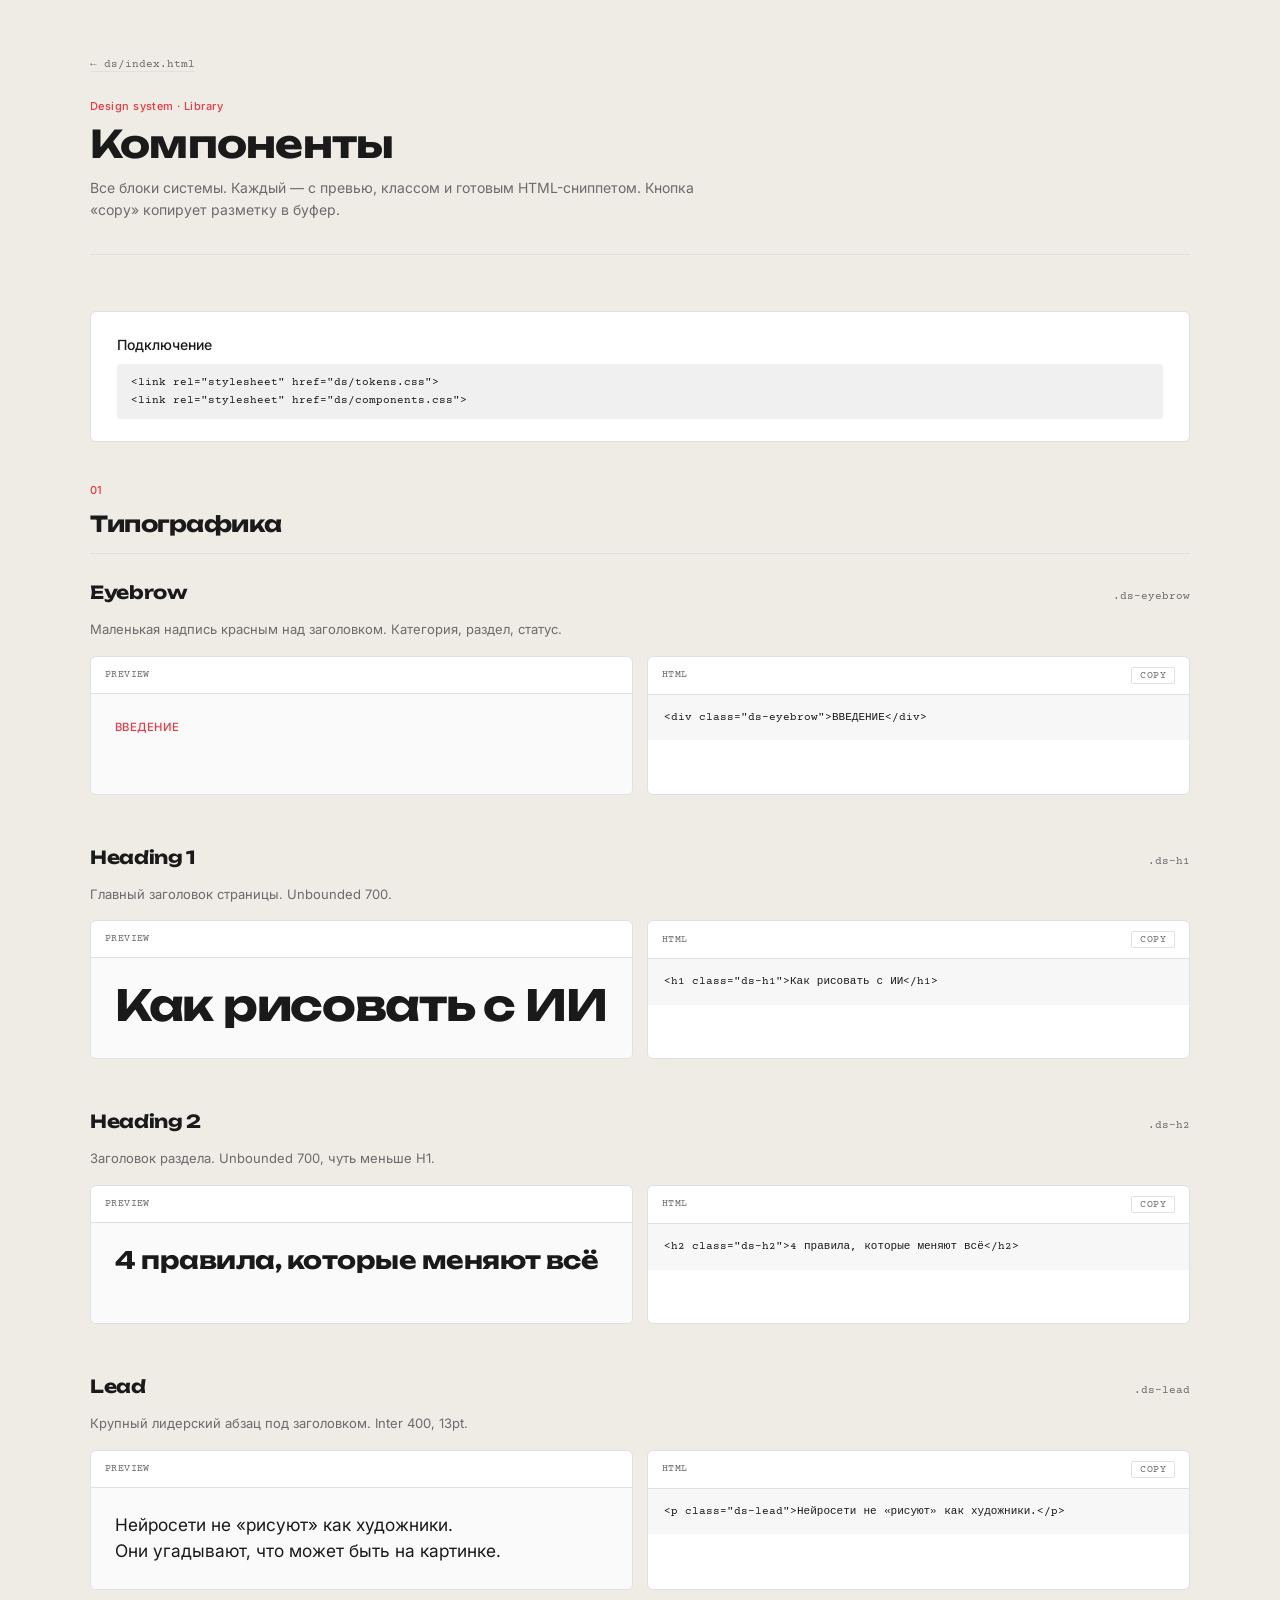
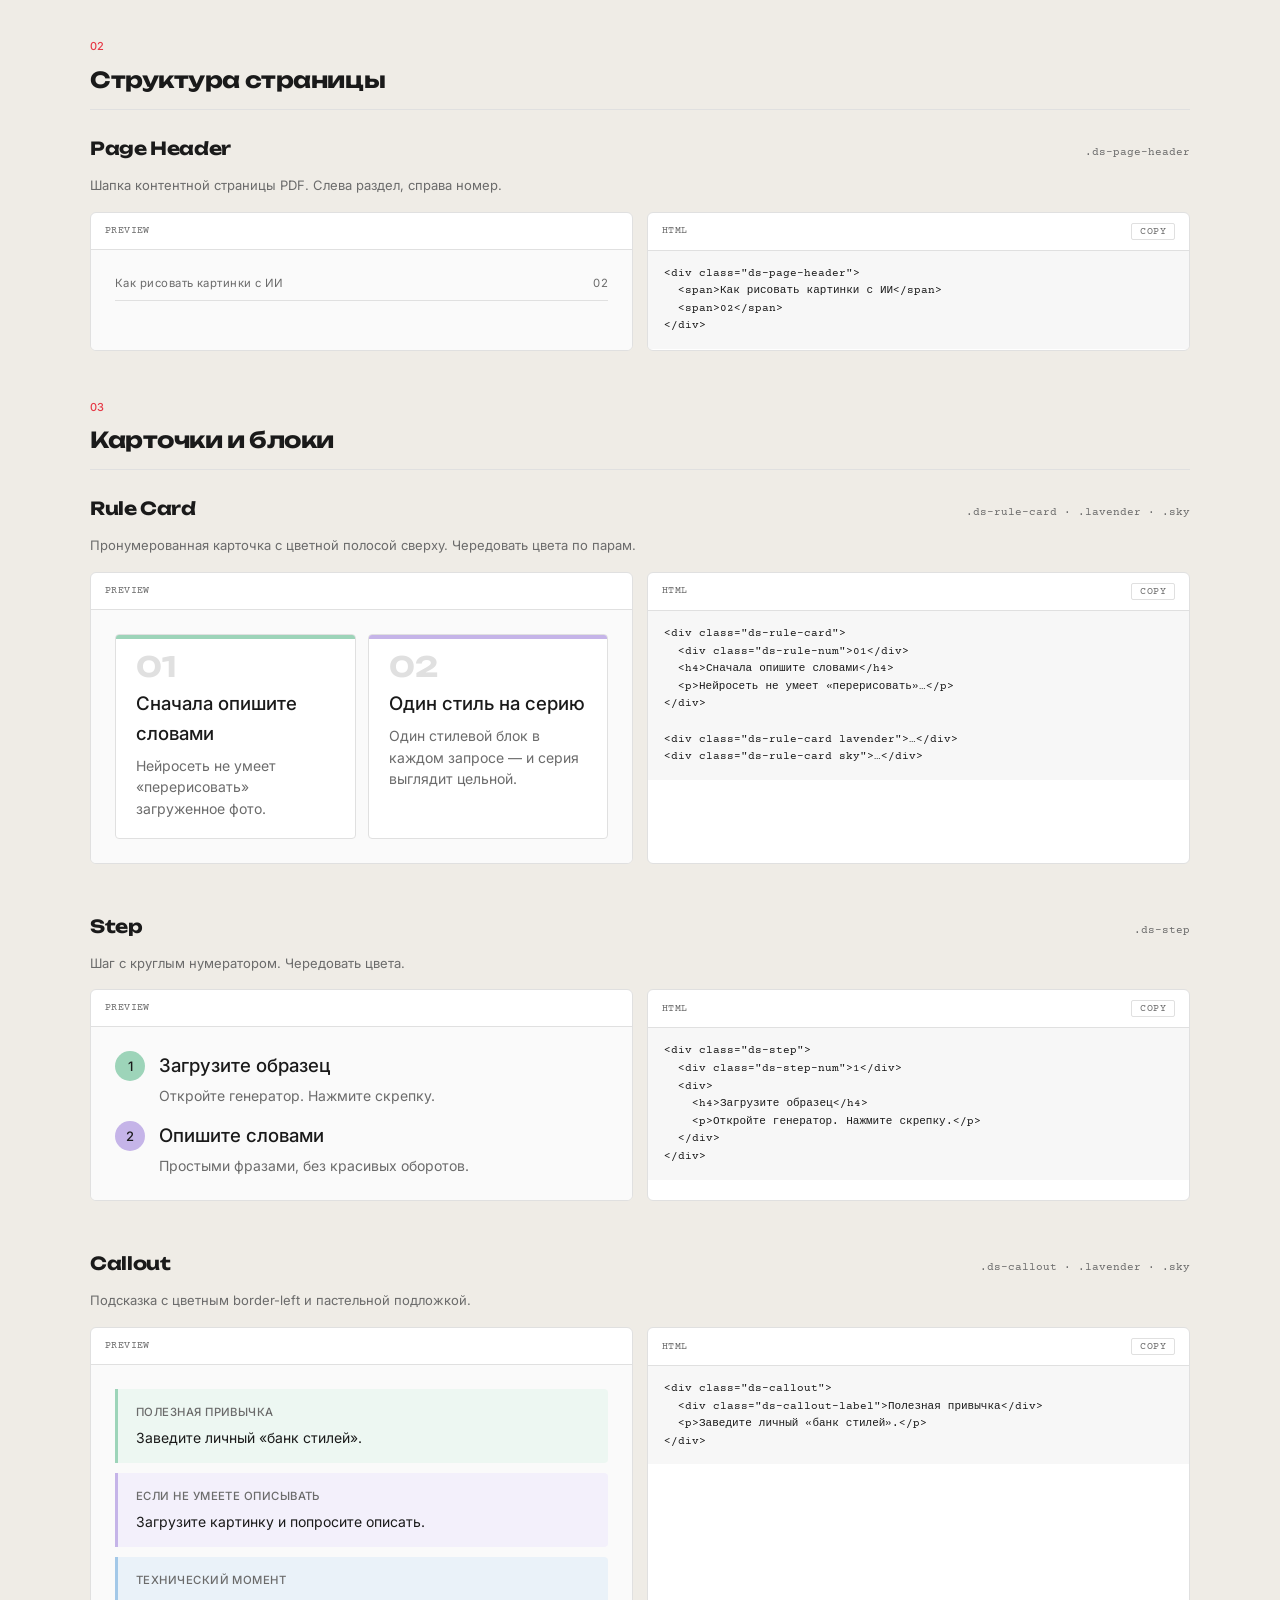
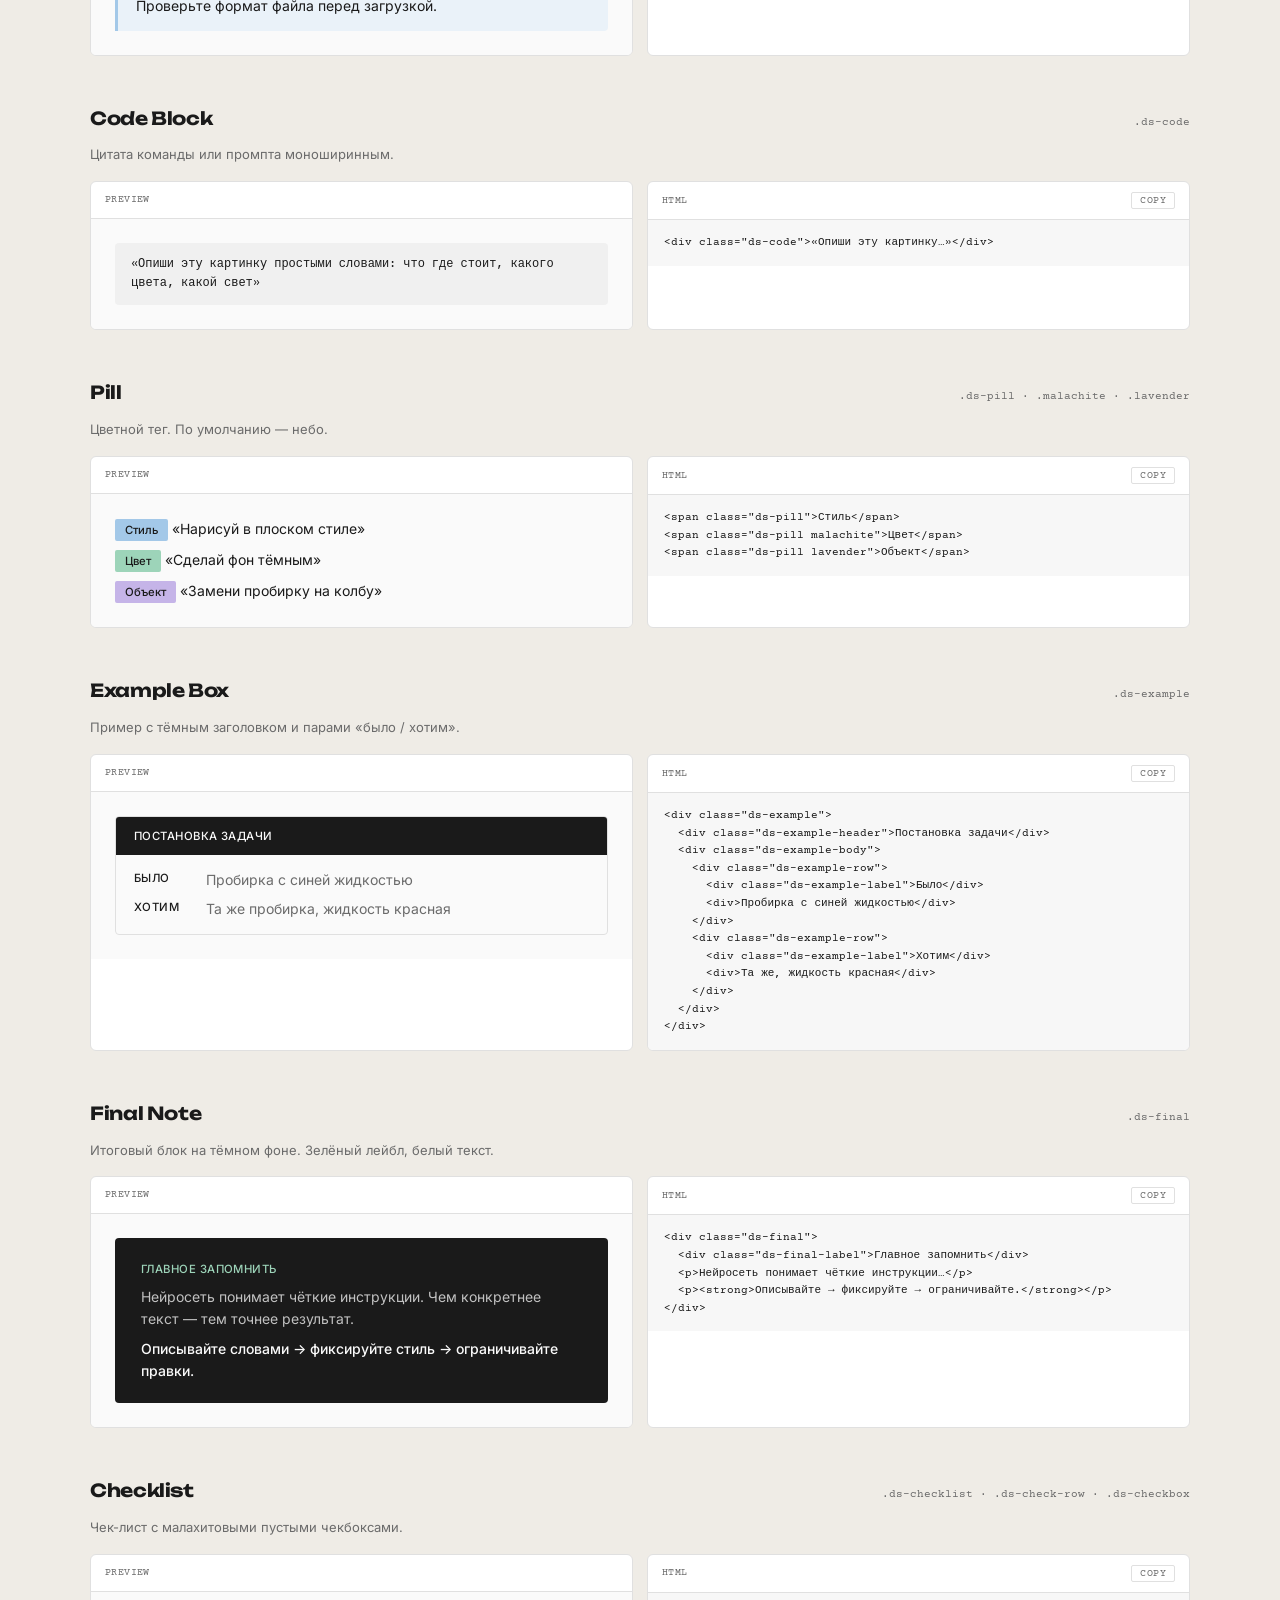
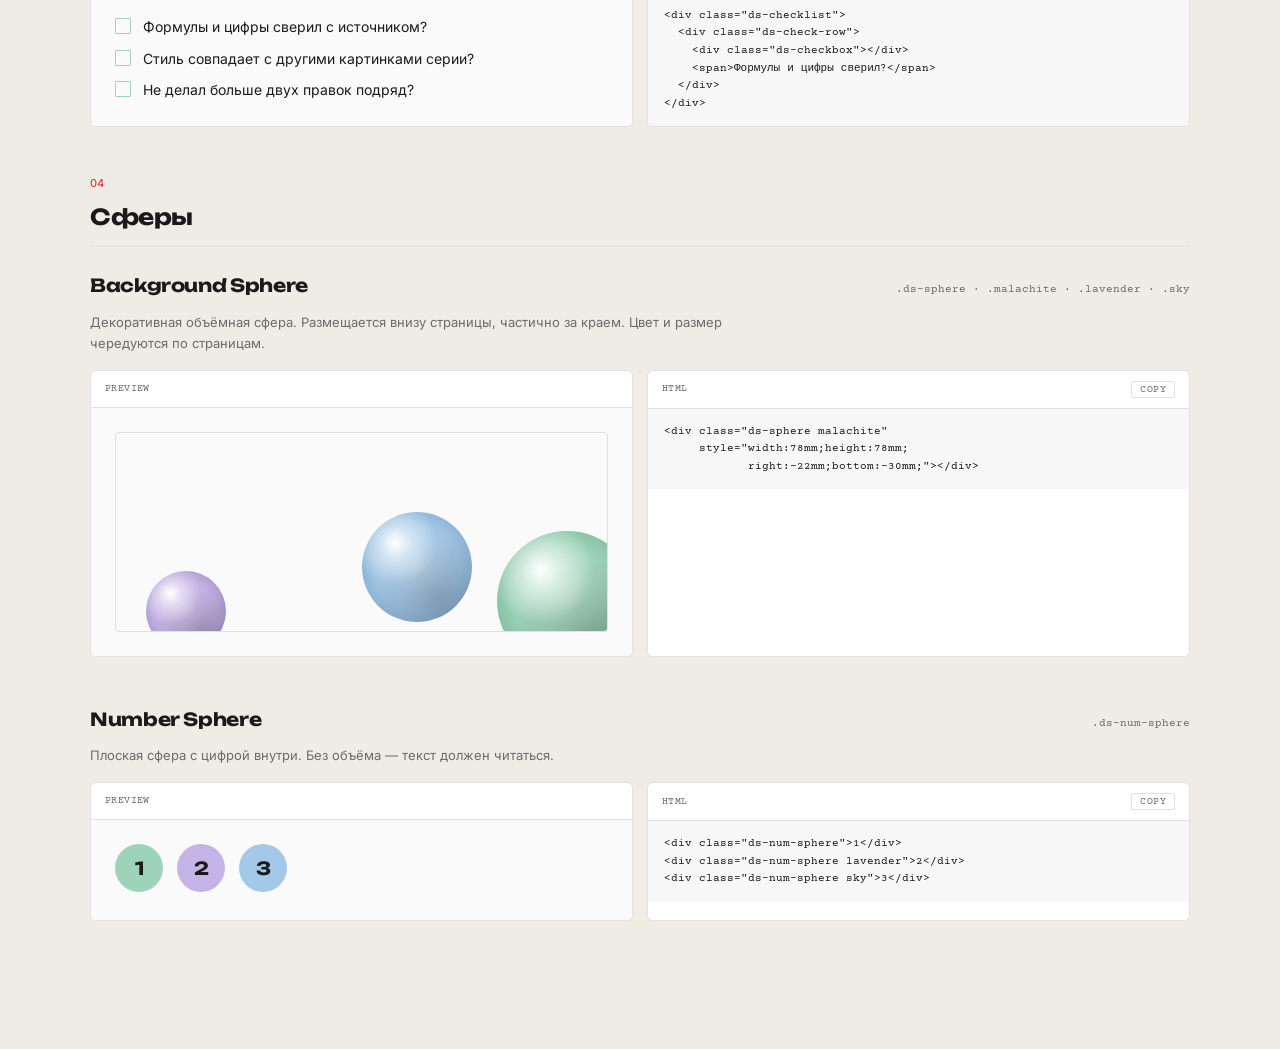
<file: ds/library.html>
<!DOCTYPE html>
<html lang="ru">
<head>
<meta charset="UTF-8">
<title>Design System · Components Library</title>
<link href="https://fonts.googleapis.com/css2?family=Unbounded:wght@700&family=Inter:wght@400;500&family=Courier+Prime:wght@400&display=swap" rel="stylesheet">
<link rel="stylesheet" href="tokens.css">
<link rel="stylesheet" href="components.css">
<style>
*, *::before, *::after { box-sizing: border-box; margin: 0; padding: 0; }
body {
  background: #EFECE6;
  font-family: var(--font-body);
  color: var(--color-ink);
  font-size: 14px;
  line-height: 1.6;
  padding: 56px 40px 80px;
}
.shell { max-width: 1100px; margin: 0 auto; }
.head { margin-bottom: 56px; padding-bottom: 32px; border-bottom: var(--border-rule); }
.head .eyebrow { font-size: 11px; font-weight: 500; letter-spacing: 0.04em; color: var(--color-signal); margin-bottom: 8px; }
.head h1 { font-family: var(--font-display); font-size: 38px; font-weight: 700; letter-spacing: -0.02em; line-height: 1.1; margin-bottom: 12px; }
.head p { color: var(--color-ink-soft); max-width: 640px; }

.crumb {
  font-family: var(--font-mono); font-size: 11px;
  color: var(--color-ink-soft); margin-bottom: 24px;
}
.crumb a { color: var(--color-ink-soft); text-decoration: none; border-bottom: 1px solid var(--color-rule); }
.crumb a:hover { color: var(--color-ink); border-bottom-color: var(--color-ink); }

.comp { margin-bottom: 48px; }
.comp-head {
  display: flex; align-items: baseline; justify-content: space-between;
  margin-bottom: 12px;
}
.comp-name {
  font-family: var(--font-display); font-size: 18px; font-weight: 700;
  letter-spacing: -0.02em;
}
.comp-class {
  font-family: var(--font-mono); font-size: 11px;
  color: var(--color-ink-soft);
}
.comp-desc {
  font-size: 13px; color: var(--color-ink-soft);
  margin-bottom: 16px; max-width: 640px;
}

.split {
  display: grid; grid-template-columns: 1fr 1fr; gap: 14px;
  align-items: stretch;
}
.preview, .snippet {
  border: var(--border-rule); border-radius: 6px;
  background: #fff; overflow: hidden;
}
.preview-head, .snippet-head {
  font-family: var(--font-mono); font-size: 10px;
  letter-spacing: 0.04em; text-transform: uppercase;
  color: var(--color-ink-soft);
  padding: 10px 14px; border-bottom: var(--border-rule);
  display: flex; justify-content: space-between; align-items: center;
}
.preview-body { padding: 24px; background: var(--color-paper); min-height: 100px; }
.snippet pre {
  margin: 0; padding: 14px 16px;
  font-family: var(--font-mono); font-size: 11px;
  line-height: 1.6; color: var(--color-ink);
  background: #F7F7F7; overflow: auto;
  white-space: pre-wrap; word-break: break-word;
}
.copy-btn {
  background: none; border: 1px solid var(--color-rule);
  padding: 2px 8px; font-family: var(--font-mono); font-size: 10px;
  border-radius: 2px; cursor: pointer; color: var(--color-ink-soft);
  letter-spacing: 0.04em; text-transform: uppercase;
}
.copy-btn:hover { color: var(--color-ink); border-color: var(--color-ink); }
.copy-btn.copied { color: var(--color-malachite-deep); border-color: var(--color-malachite-deep); }

.section-label { font-size: 11px; font-weight: 500; letter-spacing: 0.04em; color: var(--color-signal); margin-bottom: 6px; }
.section-title { font-family: var(--font-display); font-size: 22px; font-weight: 700; letter-spacing: -0.02em; margin-bottom: 24px; border-bottom: var(--border-rule); padding-bottom: 12px; }

.intro {
  background: #fff; border: var(--border-rule); border-radius: 6px;
  padding: 22px 26px; margin-bottom: 40px;
}
.intro h3 { font-family: var(--font-body); font-weight: 500; font-size: 14px; margin-bottom: 8px; }
.intro pre {
  background: #F0F0F0; padding: 10px 14px; border-radius: 4px;
  font-family: var(--font-mono); font-size: 11px; line-height: 1.6;
  white-space: pre-wrap;
}

/* sphere demo box */
.sphere-stage {
  position: relative; height: 200px;
  background: var(--color-paper);
  border: var(--border-rule); border-radius: 4px;
  overflow: hidden;
}
</style>
</head>
<body>

<div class="shell">

  <div class="crumb"><a href="index.html">← ds/index.html</a></div>

  <div class="head">
    <div class="eyebrow">Design system · Library</div>
    <h1>Компоненты</h1>
    <p>Все блоки системы. Каждый — с превью, классом и готовым HTML-сниппетом. Кнопка «copy» копирует разметку в буфер.</p>
  </div>

  <div class="intro">
    <h3>Подключение</h3>
    <pre>&lt;link rel="stylesheet" href="ds/tokens.css"&gt;
&lt;link rel="stylesheet" href="ds/components.css"&gt;</pre>
  </div>

  <!-- ── TYPE ─────────────────────────────────── -->
  <div class="section-label">01</div>
  <h2 class="section-title">Типографика</h2>

  <div class="comp">
    <div class="comp-head">
      <div class="comp-name">Eyebrow</div>
      <div class="comp-class">.ds-eyebrow</div>
    </div>
    <div class="comp-desc">Маленькая надпись красным над заголовком. Категория, раздел, статус.</div>
    <div class="split">
      <div class="preview"><div class="preview-head"><span>preview</span></div>
        <div class="preview-body"><div class="ds-eyebrow">ВВЕДЕНИЕ</div></div>
      </div>
      <div class="snippet"><div class="snippet-head"><span>html</span><button class="copy-btn">copy</button></div>
<pre>&lt;div class="ds-eyebrow"&gt;ВВЕДЕНИЕ&lt;/div&gt;</pre>
      </div>
    </div>
  </div>

  <div class="comp">
    <div class="comp-head"><div class="comp-name">Heading 1</div><div class="comp-class">.ds-h1</div></div>
    <div class="comp-desc">Главный заголовок страницы. Unbounded 700.</div>
    <div class="split">
      <div class="preview"><div class="preview-head"><span>preview</span></div>
        <div class="preview-body"><div class="ds-h1">Как рисовать с ИИ</div></div>
      </div>
      <div class="snippet"><div class="snippet-head"><span>html</span><button class="copy-btn">copy</button></div>
<pre>&lt;h1 class="ds-h1"&gt;Как рисовать с ИИ&lt;/h1&gt;</pre>
      </div>
    </div>
  </div>

  <div class="comp">
    <div class="comp-head"><div class="comp-name">Heading 2</div><div class="comp-class">.ds-h2</div></div>
    <div class="comp-desc">Заголовок раздела. Unbounded 700, чуть меньше H1.</div>
    <div class="split">
      <div class="preview"><div class="preview-head"><span>preview</span></div>
        <div class="preview-body"><div class="ds-h2">4 правила, которые меняют всё</div></div>
      </div>
      <div class="snippet"><div class="snippet-head"><span>html</span><button class="copy-btn">copy</button></div>
<pre>&lt;h2 class="ds-h2"&gt;4 правила, которые меняют всё&lt;/h2&gt;</pre>
      </div>
    </div>
  </div>

  <div class="comp">
    <div class="comp-head"><div class="comp-name">Lead</div><div class="comp-class">.ds-lead</div></div>
    <div class="comp-desc">Крупный лидерский абзац под заголовком. Inter 400, 13pt.</div>
    <div class="split">
      <div class="preview"><div class="preview-head"><span>preview</span></div>
        <div class="preview-body"><p class="ds-lead">Нейросети не «рисуют» как художники.<br>Они угадывают, что может быть на картинке.</p></div>
      </div>
      <div class="snippet"><div class="snippet-head"><span>html</span><button class="copy-btn">copy</button></div>
<pre>&lt;p class="ds-lead"&gt;Нейросети не «рисуют» как художники.&lt;/p&gt;</pre>
      </div>
    </div>
  </div>

  <!-- ── PAGE HEADER ──────────────────────── -->
  <div class="section-label">02</div>
  <h2 class="section-title">Структура страницы</h2>

  <div class="comp">
    <div class="comp-head"><div class="comp-name">Page Header</div><div class="comp-class">.ds-page-header</div></div>
    <div class="comp-desc">Шапка контентной страницы PDF. Слева раздел, справа номер.</div>
    <div class="split">
      <div class="preview"><div class="preview-head"><span>preview</span></div>
        <div class="preview-body"><div class="ds-page-header"><span>Как рисовать картинки с ИИ</span><span>02</span></div></div>
      </div>
      <div class="snippet"><div class="snippet-head"><span>html</span><button class="copy-btn">copy</button></div>
<pre>&lt;div class="ds-page-header"&gt;
  &lt;span&gt;Как рисовать картинки с ИИ&lt;/span&gt;
  &lt;span&gt;02&lt;/span&gt;
&lt;/div&gt;</pre>
      </div>
    </div>
  </div>

  <!-- ── RULE CARD ────────────────────────── -->
  <div class="section-label">03</div>
  <h2 class="section-title">Карточки и блоки</h2>

  <div class="comp">
    <div class="comp-head"><div class="comp-name">Rule Card</div><div class="comp-class">.ds-rule-card · .lavender · .sky</div></div>
    <div class="comp-desc">Пронумерованная карточка с цветной полосой сверху. Чередовать цвета по парам.</div>
    <div class="split">
      <div class="preview"><div class="preview-head"><span>preview</span></div>
        <div class="preview-body" style="display:grid;grid-template-columns:1fr 1fr;gap:12px;">
          <div class="ds-rule-card"><div class="ds-rule-num">01</div><h4>Сначала опишите словами</h4><p>Нейросеть не умеет «перерисовать» загруженное фото.</p></div>
          <div class="ds-rule-card lavender"><div class="ds-rule-num">02</div><h4>Один стиль на серию</h4><p>Один стилевой блок в каждом запросе — и серия выглядит цельной.</p></div>
        </div>
      </div>
      <div class="snippet"><div class="snippet-head"><span>html</span><button class="copy-btn">copy</button></div>
<pre>&lt;div class="ds-rule-card"&gt;
  &lt;div class="ds-rule-num"&gt;01&lt;/div&gt;
  &lt;h4&gt;Сначала опишите словами&lt;/h4&gt;
  &lt;p&gt;Нейросеть не умеет «перерисовать»…&lt;/p&gt;
&lt;/div&gt;

&lt;div class="ds-rule-card lavender"&gt;…&lt;/div&gt;
&lt;div class="ds-rule-card sky"&gt;…&lt;/div&gt;</pre>
      </div>
    </div>
  </div>

  <div class="comp">
    <div class="comp-head"><div class="comp-name">Step</div><div class="comp-class">.ds-step</div></div>
    <div class="comp-desc">Шаг с круглым нумератором. Чередовать цвета.</div>
    <div class="split">
      <div class="preview"><div class="preview-head"><span>preview</span></div>
        <div class="preview-body" style="display:flex;flex-direction:column;gap:14px;">
          <div class="ds-step"><div class="ds-step-num">1</div><div><h4>Загрузите образец</h4><p>Откройте генератор. Нажмите скрепку.</p></div></div>
          <div class="ds-step"><div class="ds-step-num lavender">2</div><div><h4>Опишите словами</h4><p>Простыми фразами, без красивых оборотов.</p></div></div>
        </div>
      </div>
      <div class="snippet"><div class="snippet-head"><span>html</span><button class="copy-btn">copy</button></div>
<pre>&lt;div class="ds-step"&gt;
  &lt;div class="ds-step-num"&gt;1&lt;/div&gt;
  &lt;div&gt;
    &lt;h4&gt;Загрузите образец&lt;/h4&gt;
    &lt;p&gt;Откройте генератор. Нажмите скрепку.&lt;/p&gt;
  &lt;/div&gt;
&lt;/div&gt;</pre>
      </div>
    </div>
  </div>

  <div class="comp">
    <div class="comp-head"><div class="comp-name">Callout</div><div class="comp-class">.ds-callout · .lavender · .sky</div></div>
    <div class="comp-desc">Подсказка с цветным border-left и пастельной подложкой.</div>
    <div class="split">
      <div class="preview"><div class="preview-head"><span>preview</span></div>
        <div class="preview-body" style="display:flex;flex-direction:column;gap:10px;">
          <div class="ds-callout"><div class="ds-callout-label">Полезная привычка</div><p>Заведите личный «банк стилей».</p></div>
          <div class="ds-callout lavender"><div class="ds-callout-label">Если не умеете описывать</div><p>Загрузите картинку и попросите описать.</p></div>
          <div class="ds-callout sky"><div class="ds-callout-label">Технический момент</div><p>Проверьте формат файла перед загрузкой.</p></div>
        </div>
      </div>
      <div class="snippet"><div class="snippet-head"><span>html</span><button class="copy-btn">copy</button></div>
<pre>&lt;div class="ds-callout"&gt;
  &lt;div class="ds-callout-label"&gt;Полезная привычка&lt;/div&gt;
  &lt;p&gt;Заведите личный «банк стилей».&lt;/p&gt;
&lt;/div&gt;</pre>
      </div>
    </div>
  </div>

  <div class="comp">
    <div class="comp-head"><div class="comp-name">Code Block</div><div class="comp-class">.ds-code</div></div>
    <div class="comp-desc">Цитата команды или промпта моноширинным.</div>
    <div class="split">
      <div class="preview"><div class="preview-head"><span>preview</span></div>
        <div class="preview-body"><div class="ds-code">«Опиши эту картинку простыми словами: что где стоит, какого цвета, какой свет»</div></div>
      </div>
      <div class="snippet"><div class="snippet-head"><span>html</span><button class="copy-btn">copy</button></div>
<pre>&lt;div class="ds-code"&gt;«Опиши эту картинку…»&lt;/div&gt;</pre>
      </div>
    </div>
  </div>

  <div class="comp">
    <div class="comp-head"><div class="comp-name">Pill</div><div class="comp-class">.ds-pill · .malachite · .lavender</div></div>
    <div class="comp-desc">Цветной тег. По умолчанию — небо.</div>
    <div class="split">
      <div class="preview"><div class="preview-head"><span>preview</span></div>
        <div class="preview-body" style="display:flex;flex-direction:column;gap:8px;">
          <div><span class="ds-pill">Стиль</span> «Нарисуй в плоском стиле»</div>
          <div><span class="ds-pill malachite">Цвет</span> «Сделай фон тёмным»</div>
          <div><span class="ds-pill lavender">Объект</span> «Замени пробирку на колбу»</div>
        </div>
      </div>
      <div class="snippet"><div class="snippet-head"><span>html</span><button class="copy-btn">copy</button></div>
<pre>&lt;span class="ds-pill"&gt;Стиль&lt;/span&gt;
&lt;span class="ds-pill malachite"&gt;Цвет&lt;/span&gt;
&lt;span class="ds-pill lavender"&gt;Объект&lt;/span&gt;</pre>
      </div>
    </div>
  </div>

  <div class="comp">
    <div class="comp-head"><div class="comp-name">Example Box</div><div class="comp-class">.ds-example</div></div>
    <div class="comp-desc">Пример с тёмным заголовком и парами «было / хотим».</div>
    <div class="split">
      <div class="preview"><div class="preview-head"><span>preview</span></div>
        <div class="preview-body">
          <div class="ds-example">
            <div class="ds-example-header">Постановка задачи</div>
            <div class="ds-example-body">
              <div class="ds-example-row"><div class="ds-example-label">Было</div><div>Пробирка с синей жидкостью</div></div>
              <div class="ds-example-row"><div class="ds-example-label">Хотим</div><div>Та же пробирка, жидкость красная</div></div>
            </div>
          </div>
        </div>
      </div>
      <div class="snippet"><div class="snippet-head"><span>html</span><button class="copy-btn">copy</button></div>
<pre>&lt;div class="ds-example"&gt;
  &lt;div class="ds-example-header"&gt;Постановка задачи&lt;/div&gt;
  &lt;div class="ds-example-body"&gt;
    &lt;div class="ds-example-row"&gt;
      &lt;div class="ds-example-label"&gt;Было&lt;/div&gt;
      &lt;div&gt;Пробирка с синей жидкостью&lt;/div&gt;
    &lt;/div&gt;
    &lt;div class="ds-example-row"&gt;
      &lt;div class="ds-example-label"&gt;Хотим&lt;/div&gt;
      &lt;div&gt;Та же, жидкость красная&lt;/div&gt;
    &lt;/div&gt;
  &lt;/div&gt;
&lt;/div&gt;</pre>
      </div>
    </div>
  </div>

  <div class="comp">
    <div class="comp-head"><div class="comp-name">Final Note</div><div class="comp-class">.ds-final</div></div>
    <div class="comp-desc">Итоговый блок на тёмном фоне. Зелёный лейбл, белый текст.</div>
    <div class="split">
      <div class="preview"><div class="preview-head"><span>preview</span></div>
        <div class="preview-body">
          <div class="ds-final">
            <div class="ds-final-label">Главное запомнить</div>
            <p>Нейросеть понимает чёткие инструкции. Чем конкретнее текст — тем точнее результат.</p>
            <p><strong>Описывайте словами → фиксируйте стиль → ограничивайте правки.</strong></p>
          </div>
        </div>
      </div>
      <div class="snippet"><div class="snippet-head"><span>html</span><button class="copy-btn">copy</button></div>
<pre>&lt;div class="ds-final"&gt;
  &lt;div class="ds-final-label"&gt;Главное запомнить&lt;/div&gt;
  &lt;p&gt;Нейросеть понимает чёткие инструкции…&lt;/p&gt;
  &lt;p&gt;&lt;strong&gt;Описывайте → фиксируйте → ограничивайте.&lt;/strong&gt;&lt;/p&gt;
&lt;/div&gt;</pre>
      </div>
    </div>
  </div>

  <div class="comp">
    <div class="comp-head"><div class="comp-name">Checklist</div><div class="comp-class">.ds-checklist · .ds-check-row · .ds-checkbox</div></div>
    <div class="comp-desc">Чек-лист с малахитовыми пустыми чекбоксами.</div>
    <div class="split">
      <div class="preview"><div class="preview-head"><span>preview</span></div>
        <div class="preview-body">
          <div class="ds-checklist">
            <div class="ds-check-row"><div class="ds-checkbox"></div><span>Формулы и цифры сверил с источником?</span></div>
            <div class="ds-check-row"><div class="ds-checkbox"></div><span>Стиль совпадает с другими картинками серии?</span></div>
            <div class="ds-check-row"><div class="ds-checkbox"></div><span>Не делал больше двух правок подряд?</span></div>
          </div>
        </div>
      </div>
      <div class="snippet"><div class="snippet-head"><span>html</span><button class="copy-btn">copy</button></div>
<pre>&lt;div class="ds-checklist"&gt;
  &lt;div class="ds-check-row"&gt;
    &lt;div class="ds-checkbox"&gt;&lt;/div&gt;
    &lt;span&gt;Формулы и цифры сверил?&lt;/span&gt;
  &lt;/div&gt;
&lt;/div&gt;</pre>
      </div>
    </div>
  </div>

  <!-- ── SPHERES ──────────────────────────── -->
  <div class="section-label">04</div>
  <h2 class="section-title">Сферы</h2>

  <div class="comp">
    <div class="comp-head"><div class="comp-name">Background Sphere</div><div class="comp-class">.ds-sphere · .malachite · .lavender · .sky</div></div>
    <div class="comp-desc">Декоративная объёмная сфера. Размещается внизу страницы, частично за краем. Цвет и размер чередуются по страницам.</div>
    <div class="split">
      <div class="preview"><div class="preview-head"><span>preview</span></div>
        <div class="preview-body">
          <div class="sphere-stage">
            <div class="ds-sphere malachite" style="width:140px;height:140px;right:-30px;bottom:-40px;"></div>
            <div class="ds-sphere lavender" style="width:80px;height:80px;left:30px;bottom:-20px;"></div>
            <div class="ds-sphere sky" style="width:110px;height:110px;left:50%;top:40%;"></div>
          </div>
        </div>
      </div>
      <div class="snippet"><div class="snippet-head"><span>html</span><button class="copy-btn">copy</button></div>
<pre>&lt;div class="ds-sphere malachite"
     style="width:78mm;height:78mm;
            right:-22mm;bottom:-30mm;"&gt;&lt;/div&gt;</pre>
      </div>
    </div>
  </div>

  <div class="comp">
    <div class="comp-head"><div class="comp-name">Number Sphere</div><div class="comp-class">.ds-num-sphere</div></div>
    <div class="comp-desc">Плоская сфера с цифрой внутри. Без объёма — текст должен читаться.</div>
    <div class="split">
      <div class="preview"><div class="preview-head"><span>preview</span></div>
        <div class="preview-body" style="display:flex;gap:14px;">
          <div class="ds-num-sphere">1</div>
          <div class="ds-num-sphere lavender">2</div>
          <div class="ds-num-sphere sky">3</div>
        </div>
      </div>
      <div class="snippet"><div class="snippet-head"><span>html</span><button class="copy-btn">copy</button></div>
<pre>&lt;div class="ds-num-sphere"&gt;1&lt;/div&gt;
&lt;div class="ds-num-sphere lavender"&gt;2&lt;/div&gt;
&lt;div class="ds-num-sphere sky"&gt;3&lt;/div&gt;</pre>
      </div>
    </div>
  </div>

</div>

<script>
document.querySelectorAll('.copy-btn').forEach(btn => {
  btn.addEventListener('click', () => {
    const pre = btn.closest('.snippet').querySelector('pre');
    const text = pre.textContent;
    navigator.clipboard.writeText(text).then(() => {
      btn.textContent = 'copied';
      btn.classList.add('copied');
      setTimeout(() => {
        btn.textContent = 'copy';
        btn.classList.remove('copied');
      }, 1500);
    }).catch(() => {
      btn.textContent = 'select & ⌘C';
      const range = document.createRange();
      range.selectNode(pre);
      window.getSelection().removeAllRanges();
      window.getSelection().addRange(range);
    });
  });
});
</script>

</body>
</html>
</file>
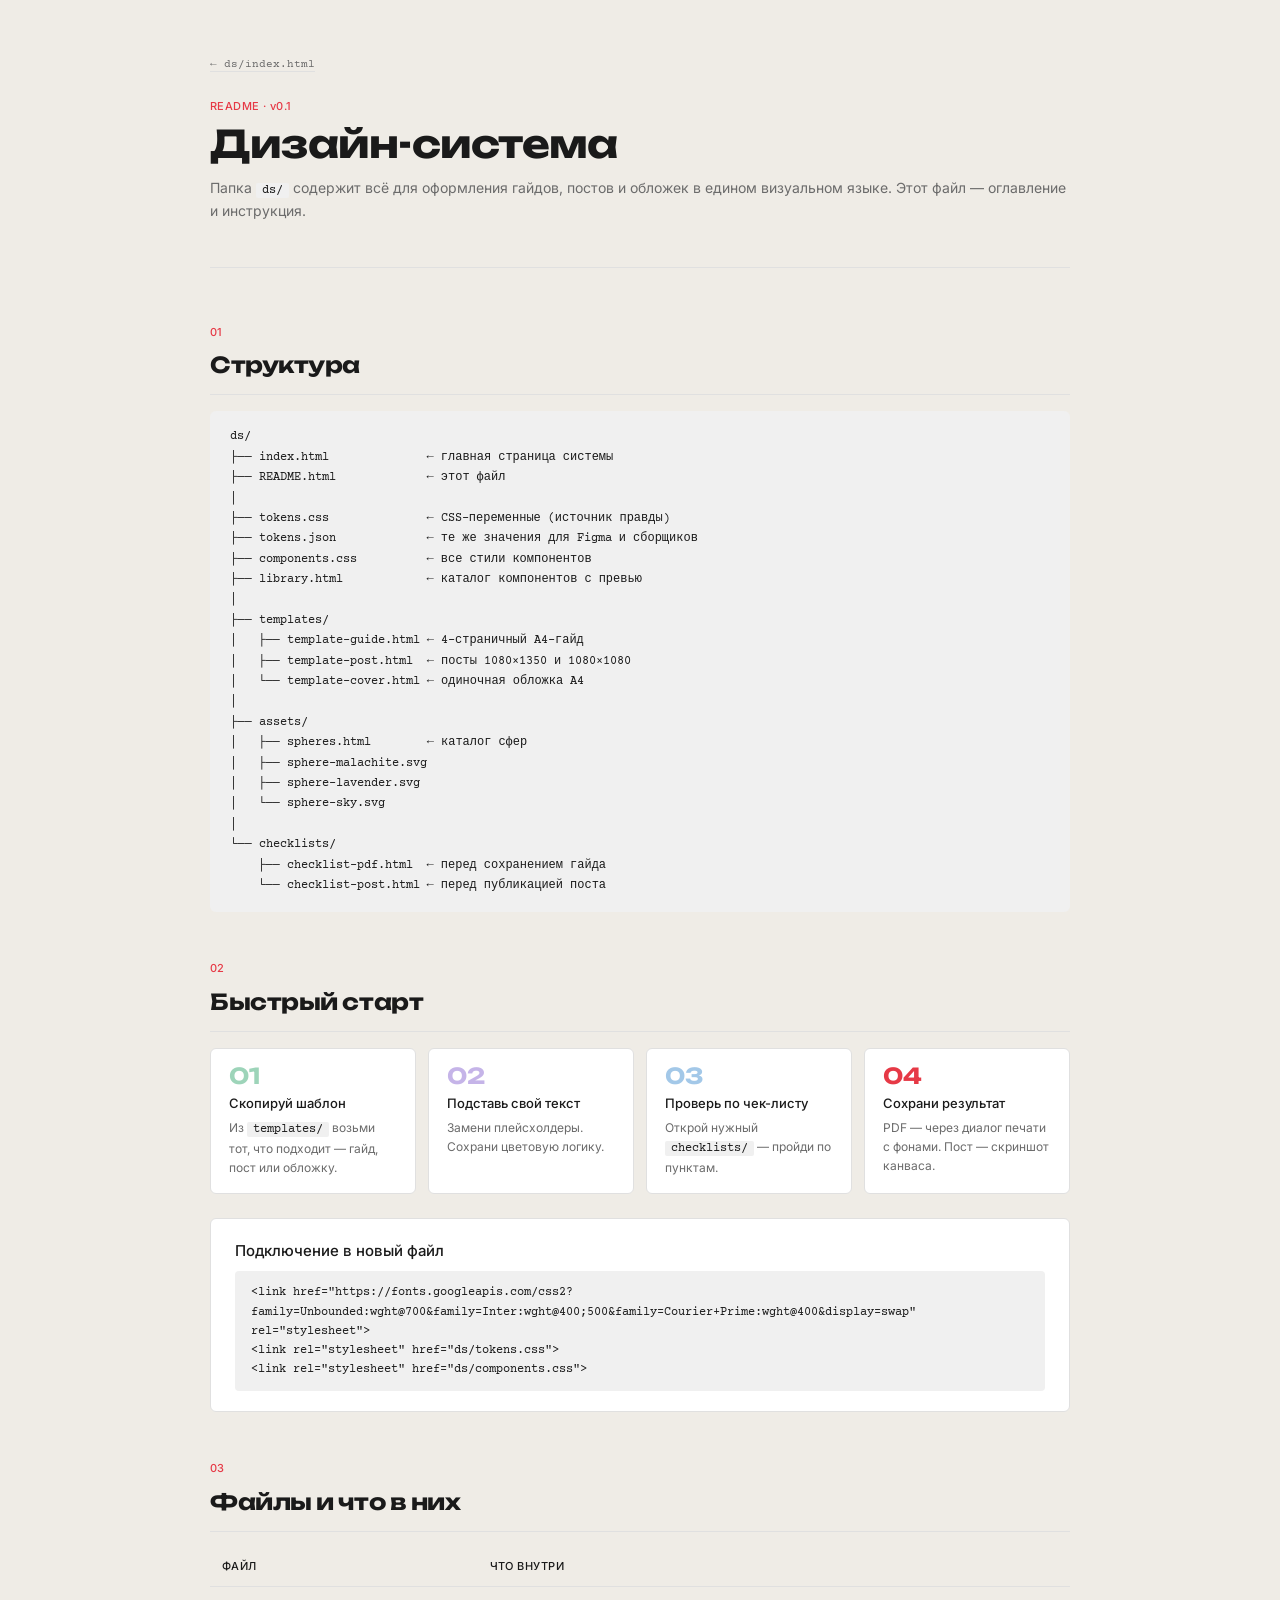
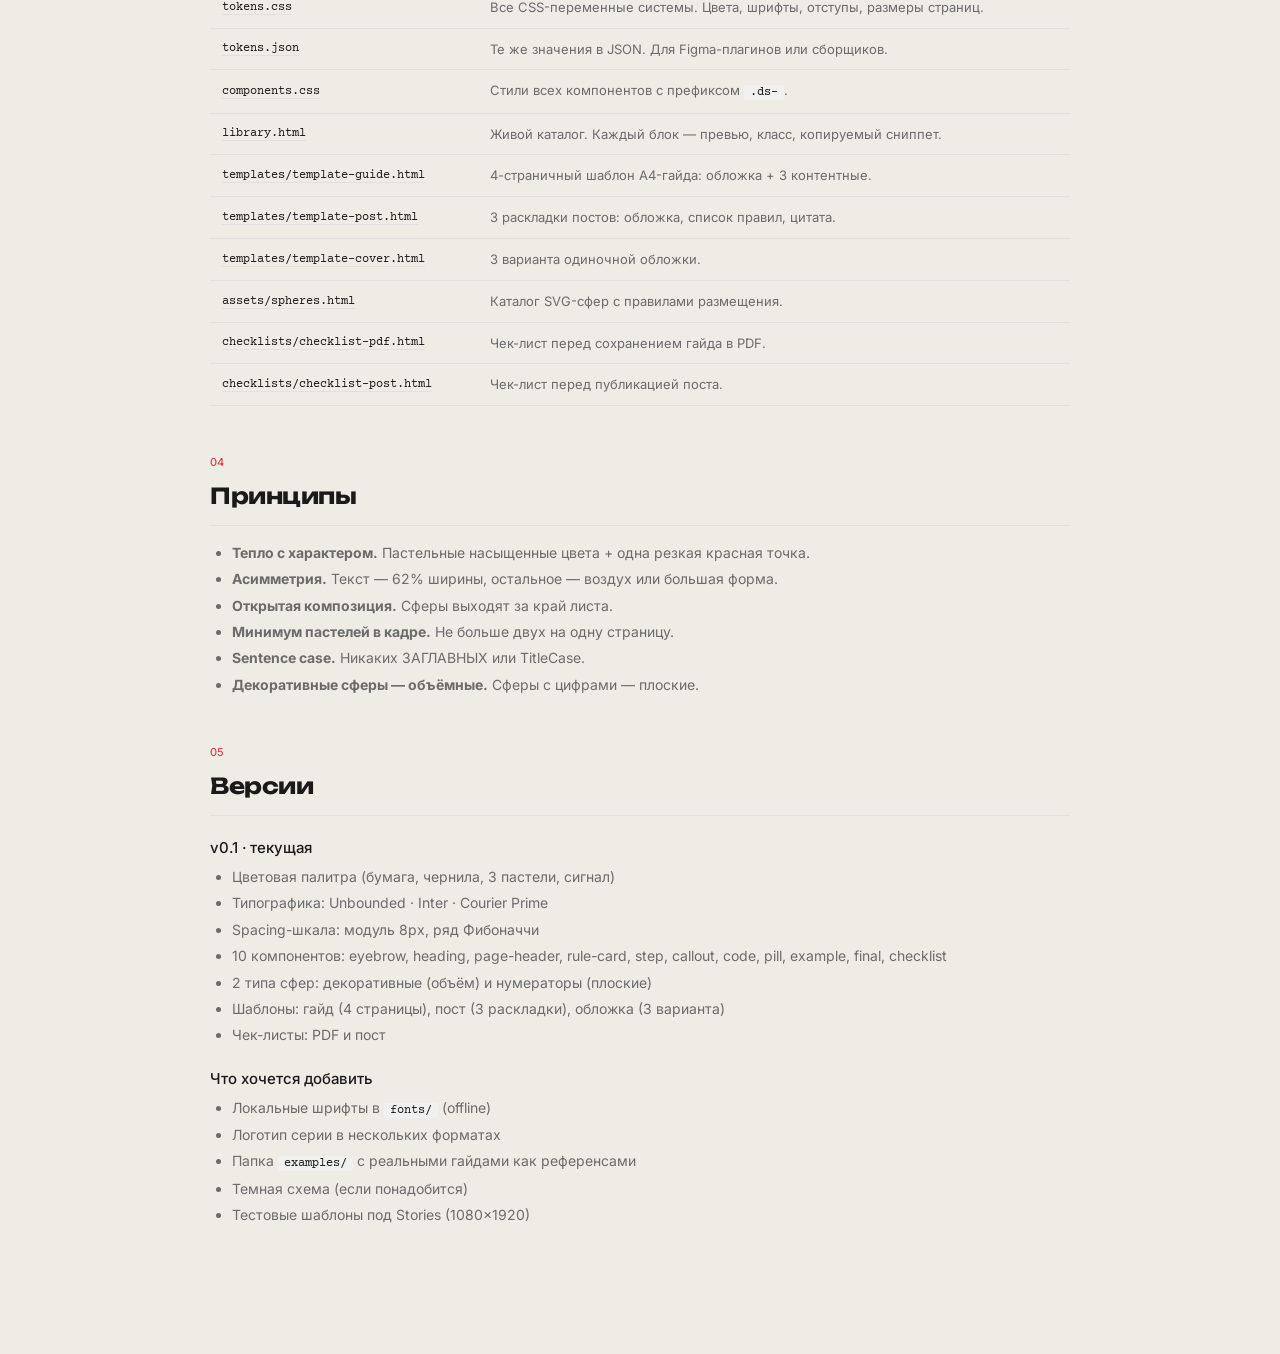
<file: ds/README.html>
<!DOCTYPE html>
<html lang="ru">
<head>
<meta charset="UTF-8">
<title>Design System · README</title>
<link href="https://fonts.googleapis.com/css2?family=Unbounded:wght@700&family=Inter:wght@400;500&family=Courier+Prime:wght@400&display=swap" rel="stylesheet">
<link rel="stylesheet" href="tokens.css">
<style>
*, *::before, *::after { box-sizing: border-box; margin: 0; padding: 0; }
body { background: #EFECE6; font-family: var(--font-body); color: var(--color-ink); font-size: 14px; line-height: 1.6; padding: 56px 40px 80px; }
.shell { max-width: 860px; margin: 0 auto; }
.crumb { font-family: var(--font-mono); font-size: 11px; color: var(--color-ink-soft); margin-bottom: 24px; }
.crumb a { color: var(--color-ink-soft); text-decoration: none; border-bottom: 1px solid var(--color-rule); }
.head { margin-bottom: 56px; padding-bottom: 32px; border-bottom: var(--border-rule); }
.head .eyebrow { font-size: 11px; font-weight: 500; letter-spacing: 0.04em; color: var(--color-signal); margin-bottom: 8px; }
.head h1 { font-family: var(--font-display); font-size: 38px; font-weight: 700; letter-spacing: -0.02em; line-height: 1.1; margin-bottom: 12px; }
.head p { color: var(--color-ink-soft); }

section { margin-bottom: 48px; }
.s-label { font-size: 11px; font-weight: 500; letter-spacing: 0.04em; color: var(--color-signal); margin-bottom: 6px; }
h2 { font-family: var(--font-display); font-size: 22px; font-weight: 700; letter-spacing: -0.02em; margin-bottom: 16px; border-bottom: var(--border-rule); padding-bottom: 12px; }
h3 { font-weight: 500; font-size: 15px; margin: 20px 0 6px; }
p { color: var(--color-ink-soft); margin-bottom: 12px; }
p strong { color: var(--color-ink); font-weight: 500; }
ul { color: var(--color-ink-soft); padding-left: 22px; margin-bottom: 12px; }
ul li { margin-bottom: 4px; }
code, .tree {
  font-family: var(--font-mono);
  font-size: 12px;
  background: #F0F0F0;
  padding: 1px 6px;
  border-radius: 2px;
  color: var(--color-ink);
}
.tree {
  display: block; padding: 16px 20px; border-radius: 6px;
  white-space: pre; line-height: 1.7; overflow-x: auto;
}

.start {
  background: #fff; border: var(--border-rule); border-radius: 6px;
  padding: 20px 24px; margin-bottom: 16px;
}
.start h3 { margin-top: 0; }
.start pre {
  background: #F0F0F0; padding: 12px 16px; border-radius: 4px;
  font-family: var(--font-mono); font-size: 12px; line-height: 1.6;
  white-space: pre-wrap; margin-top: 8px;
}

.flow {
  display: grid; grid-template-columns: repeat(4, 1fr); gap: 12px;
  margin-top: 12px;
}
.flow-step {
  background: #fff; border: var(--border-rule); border-radius: 6px;
  padding: 16px 18px;
}
.flow-num {
  font-family: var(--font-display); font-size: 22px; font-weight: 700;
  color: var(--color-malachite); line-height: 1; margin-bottom: 6px;
}
.flow-step:nth-child(2) .flow-num { color: var(--color-lavender); }
.flow-step:nth-child(3) .flow-num { color: var(--color-sky); }
.flow-step:nth-child(4) .flow-num { color: var(--color-signal); }
.flow-step h4 { font-weight: 500; font-size: 13px; margin-bottom: 4px; }
.flow-step p { font-size: 12px; margin: 0; }

table { width: 100%; border-collapse: collapse; margin-top: 12px; }
th, td { text-align: left; padding: 10px 12px; border-bottom: var(--border-rule); font-size: 13px; }
th { font-weight: 500; color: var(--color-ink); font-size: 11px; letter-spacing: 0.04em; text-transform: uppercase; }
td { color: var(--color-ink-soft); }
td:first-child { font-family: var(--font-mono); font-size: 12px; color: var(--color-ink); }
td:first-child a { color: var(--color-ink); text-decoration: none; border-bottom: 1px solid var(--color-rule); }
td:first-child a:hover { border-bottom-color: var(--color-ink); }
</style>
</head>
<body>

<div class="shell">

  <div class="crumb"><a href="index.html">← ds/index.html</a></div>

  <div class="head">
    <div class="eyebrow">README · v0.1</div>
    <h1>Дизайн-система</h1>
    <p>Папка <code>ds/</code> содержит всё для оформления гайдов, постов и обложек в едином визуальном языке. Этот файл — оглавление и инструкция.</p>
  </div>

  <!-- ── 01 STRUCTURE ───────────────────────── -->
  <section>
    <div class="s-label">01</div>
    <h2>Структура</h2>
    <code class="tree">ds/
├── index.html              ← главная страница системы
├── README.html             ← этот файл
│
├── tokens.css              ← CSS-переменные (источник правды)
├── tokens.json             ← те же значения для Figma и сборщиков
├── components.css          ← все стили компонентов
├── library.html            ← каталог компонентов с превью
│
├── templates/
│   ├── template-guide.html ← 4-страничный A4-гайд
│   ├── template-post.html  ← посты 1080×1350 и 1080×1080
│   └── template-cover.html ← одиночная обложка A4
│
├── assets/
│   ├── spheres.html        ← каталог сфер
│   ├── sphere-malachite.svg
│   ├── sphere-lavender.svg
│   └── sphere-sky.svg
│
└── checklists/
    ├── checklist-pdf.html  ← перед сохранением гайда
    └── checklist-post.html ← перед публикацией поста</code>
  </section>

  <!-- ── 02 QUICKSTART ──────────────────────── -->
  <section>
    <div class="s-label">02</div>
    <h2>Быстрый старт</h2>

    <div class="flow">
      <div class="flow-step">
        <div class="flow-num">01</div>
        <h4>Скопируй шаблон</h4>
        <p>Из <code>templates/</code> возьми тот, что подходит — гайд, пост или обложку.</p>
      </div>
      <div class="flow-step">
        <div class="flow-num">02</div>
        <h4>Подставь свой текст</h4>
        <p>Замени плейсхолдеры. Сохрани цветовую логику.</p>
      </div>
      <div class="flow-step">
        <div class="flow-num">03</div>
        <h4>Проверь по чек-листу</h4>
        <p>Открой нужный <code>checklists/</code> — пройди по пунктам.</p>
      </div>
      <div class="flow-step">
        <div class="flow-num">04</div>
        <h4>Сохрани результат</h4>
        <p>PDF — через диалог печати с фонами. Пост — скриншот канваса.</p>
      </div>
    </div>

    <div class="start" style="margin-top: 24px;">
      <h3>Подключение в новый файл</h3>
      <pre>&lt;link href="https://fonts.googleapis.com/css2?family=Unbounded:wght@700&family=Inter:wght@400;500&family=Courier+Prime:wght@400&display=swap" rel="stylesheet"&gt;
&lt;link rel="stylesheet" href="ds/tokens.css"&gt;
&lt;link rel="stylesheet" href="ds/components.css"&gt;</pre>
    </div>
  </section>

  <!-- ── 03 INDEX ────────────────────────────── -->
  <section>
    <div class="s-label">03</div>
    <h2>Файлы и что в них</h2>

    <table>
      <thead><tr><th>Файл</th><th>Что внутри</th></tr></thead>
      <tbody>
        <tr><td><a href="tokens.css">tokens.css</a></td><td>Все CSS-переменные системы. Цвета, шрифты, отступы, размеры страниц.</td></tr>
        <tr><td><a href="tokens.json">tokens.json</a></td><td>Те же значения в JSON. Для Figma-плагинов или сборщиков.</td></tr>
        <tr><td><a href="components.css">components.css</a></td><td>Стили всех компонентов с префиксом <code>.ds-</code>.</td></tr>
        <tr><td><a href="library.html">library.html</a></td><td>Живой каталог. Каждый блок — превью, класс, копируемый сниппет.</td></tr>
        <tr><td><a href="templates/template-guide.html">templates/template-guide.html</a></td><td>4-страничный шаблон A4-гайда: обложка + 3 контентные.</td></tr>
        <tr><td><a href="templates/template-post.html">templates/template-post.html</a></td><td>3 раскладки постов: обложка, список правил, цитата.</td></tr>
        <tr><td><a href="templates/template-cover.html">templates/template-cover.html</a></td><td>3 варианта одиночной обложки.</td></tr>
        <tr><td><a href="assets/spheres.html">assets/spheres.html</a></td><td>Каталог SVG-сфер с правилами размещения.</td></tr>
        <tr><td><a href="checklists/checklist-pdf.html">checklists/checklist-pdf.html</a></td><td>Чек-лист перед сохранением гайда в PDF.</td></tr>
        <tr><td><a href="checklists/checklist-post.html">checklists/checklist-post.html</a></td><td>Чек-лист перед публикацией поста.</td></tr>
      </tbody>
    </table>
  </section>

  <!-- ── 04 PRINCIPLES ──────────────────────── -->
  <section>
    <div class="s-label">04</div>
    <h2>Принципы</h2>
    <ul>
      <li><strong>Тепло с характером.</strong> Пастельные насыщенные цвета + одна резкая красная точка.</li>
      <li><strong>Асимметрия.</strong> Текст — 62% ширины, остальное — воздух или большая форма.</li>
      <li><strong>Открытая композиция.</strong> Сферы выходят за край листа.</li>
      <li><strong>Минимум пастелей в кадре.</strong> Не больше двух на одну страницу.</li>
      <li><strong>Sentence case.</strong> Никаких ЗАГЛАВНЫХ или TitleCase.</li>
      <li><strong>Декоративные сферы — объёмные.</strong> Сферы с цифрами — плоские.</li>
    </ul>
  </section>

  <!-- ── 05 CHANGELOG ───────────────────────── -->
  <section>
    <div class="s-label">05</div>
    <h2>Версии</h2>

    <h3>v0.1 · текущая</h3>
    <ul>
      <li>Цветовая палитра (бумага, чернила, 3 пастели, сигнал)</li>
      <li>Типографика: Unbounded · Inter · Courier Prime</li>
      <li>Spacing-шкала: модуль 8px, ряд Фибоначчи</li>
      <li>10 компонентов: eyebrow, heading, page-header, rule-card, step, callout, code, pill, example, final, checklist</li>
      <li>2 типа сфер: декоративные (объём) и нумераторы (плоские)</li>
      <li>Шаблоны: гайд (4 страницы), пост (3 раскладки), обложка (3 варианта)</li>
      <li>Чек-листы: PDF и пост</li>
    </ul>

    <h3>Что хочется добавить</h3>
    <ul>
      <li>Локальные шрифты в <code>fonts/</code> (offline)</li>
      <li>Логотип серии в нескольких форматах</li>
      <li>Папка <code>examples/</code> с реальными гайдами как референсами</li>
      <li>Темная схема (если понадобится)</li>
      <li>Тестовые шаблоны под Stories (1080×1920)</li>
    </ul>
  </section>

</div>

</body>
</html>
</file>
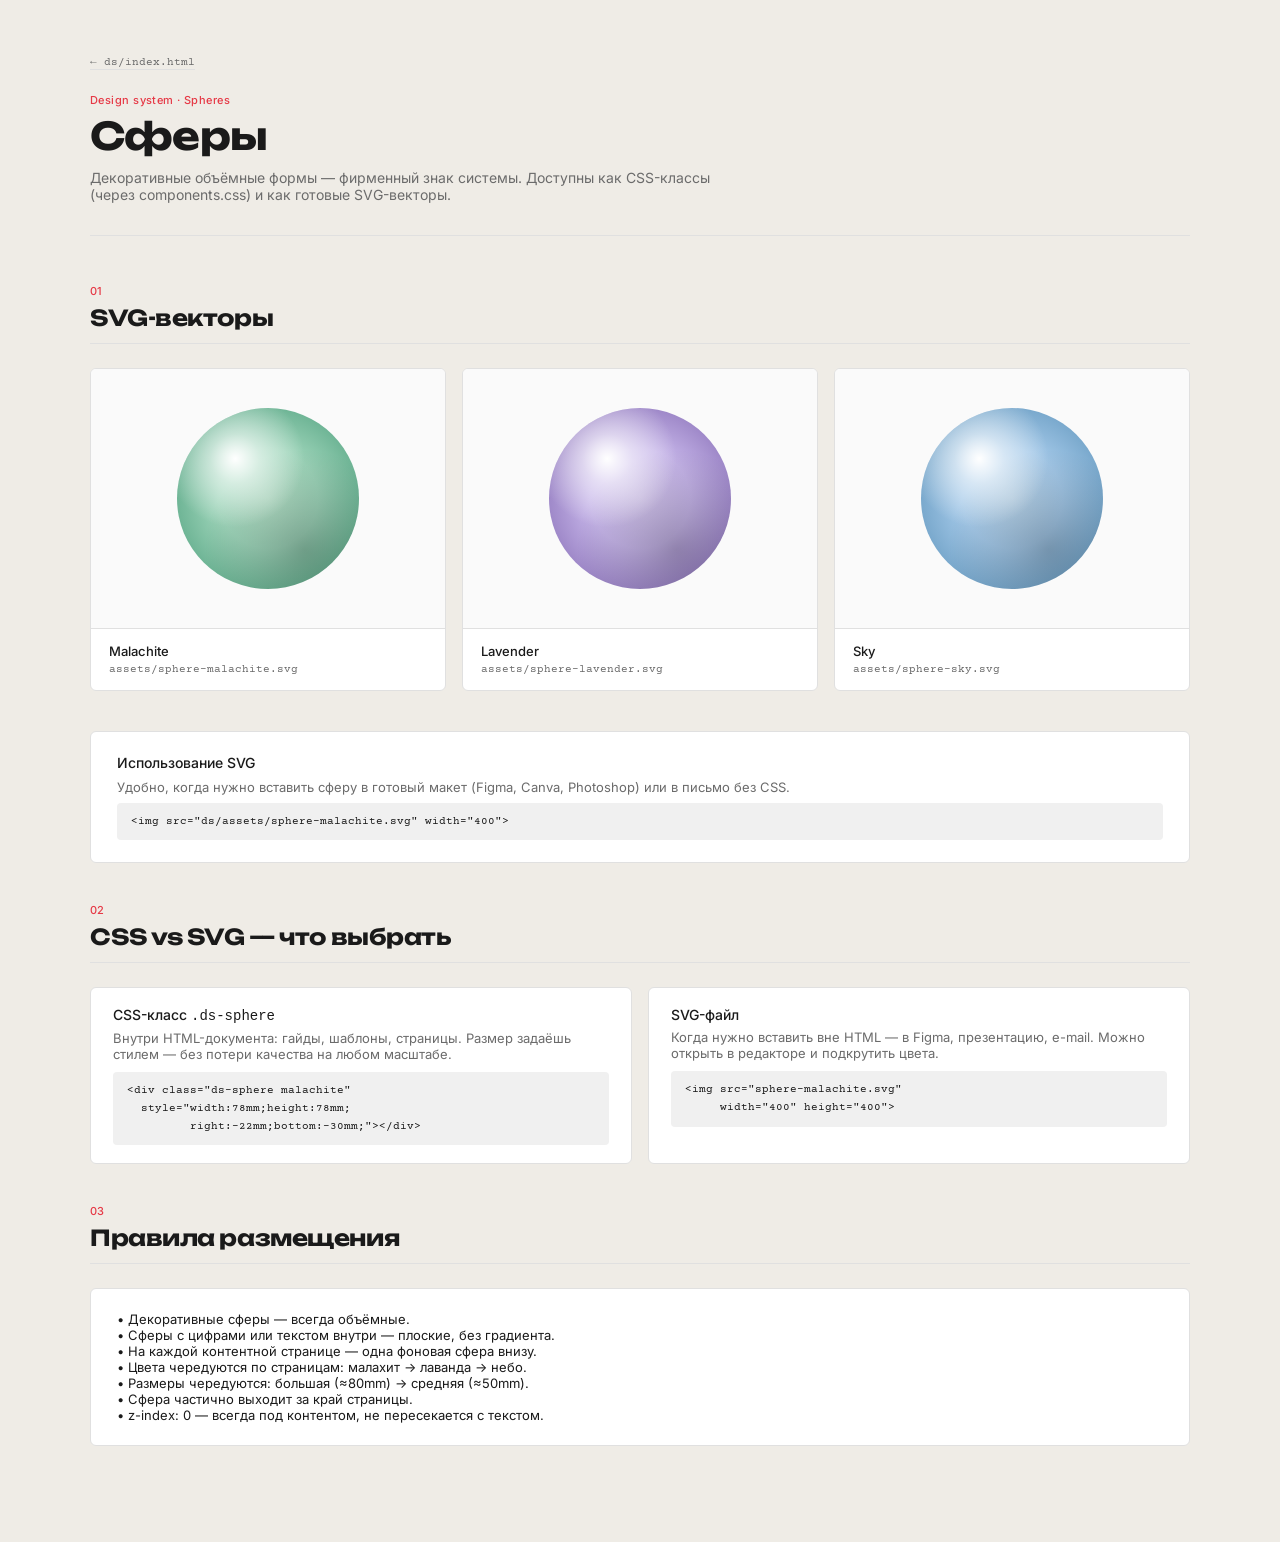
<file: ds/assets/spheres.html>
<!DOCTYPE html>
<html lang="ru">
<head>
<meta charset="UTF-8">
<title>Design System · Spheres</title>
<link href="https://fonts.googleapis.com/css2?family=Unbounded:wght@700&family=Inter:wght@400;500&family=Courier+Prime:wght@400&display=swap" rel="stylesheet">
<link rel="stylesheet" href="../tokens.css">
<link rel="stylesheet" href="../components.css">
<style>
*, *::before, *::after { box-sizing: border-box; margin: 0; padding: 0; }
body { background: #EFECE6; font-family: var(--font-body); color: var(--color-ink); padding: 56px 40px; font-size: 14px; }
.shell { max-width: 1100px; margin: 0 auto; }
.crumb { font-family: var(--font-mono); font-size: 11px; color: var(--color-ink-soft); margin-bottom: 24px; }
.crumb a { color: var(--color-ink-soft); text-decoration: none; border-bottom: 1px solid var(--color-rule); }
.head { margin-bottom: 48px; padding-bottom: 32px; border-bottom: var(--border-rule); }
.head .eyebrow { font-size: 11px; font-weight: 500; letter-spacing: 0.04em; color: var(--color-signal); margin-bottom: 8px; }
.head h1 { font-family: var(--font-display); font-size: 38px; font-weight: 700; letter-spacing: -0.02em; line-height: 1.1; margin-bottom: 12px; }
.head p { color: var(--color-ink-soft); max-width: 640px; }

.grid { display: grid; grid-template-columns: repeat(3, 1fr); gap: 16px; margin-bottom: 40px; }
.card { background: #fff; border: var(--border-rule); border-radius: 6px; overflow: hidden; }
.card-canvas {
  background: var(--color-paper);
  height: 260px;
  display: flex; align-items: center; justify-content: center;
  border-bottom: var(--border-rule);
}
.card-canvas img { width: 70%; height: 70%; object-fit: contain; }
.card-meta { padding: 14px 18px; }
.card-name { font-weight: 500; font-size: 13px; margin-bottom: 4px; }
.card-path { font-family: var(--font-mono); font-size: 11px; color: var(--color-ink-soft); }

.intro {
  background: #fff; border: var(--border-rule); border-radius: 6px;
  padding: 22px 26px; margin-bottom: 40px;
}
.intro h3 { font-weight: 500; font-size: 14px; margin-bottom: 8px; }
.intro pre {
  background: #F0F0F0; padding: 10px 14px; border-radius: 4px;
  font-family: var(--font-mono); font-size: 11px; line-height: 1.6;
  white-space: pre-wrap; margin-top: 8px;
}
.intro p { color: var(--color-ink-soft); font-size: 13px; }

.section-label { font-size: 11px; font-weight: 500; letter-spacing: 0.04em; color: var(--color-signal); margin-bottom: 6px; }
.section-title { font-family: var(--font-display); font-size: 22px; font-weight: 700; letter-spacing: -0.02em; margin-bottom: 24px; border-bottom: var(--border-rule); padding-bottom: 12px; }

.css-vs-svg {
  display: grid; grid-template-columns: 1fr 1fr; gap: 16px;
  margin-bottom: 40px;
}
.option {
  background: #fff; border: var(--border-rule); border-radius: 6px; padding: 18px 22px;
}
.option h4 { font-weight: 500; font-size: 14px; margin-bottom: 6px; }
.option p { font-size: 13px; color: var(--color-ink-soft); margin-bottom: 10px; }
.option pre {
  background: #F0F0F0; padding: 10px 14px; border-radius: 4px;
  font-family: var(--font-mono); font-size: 11px; line-height: 1.6;
  white-space: pre-wrap;
}
</style>
</head>
<body>

<div class="shell">

  <div class="crumb"><a href="../index.html">← ds/index.html</a></div>

  <div class="head">
    <div class="eyebrow">Design system · Spheres</div>
    <h1>Сферы</h1>
    <p>Декоративные объёмные формы — фирменный знак системы. Доступны как CSS-классы (через components.css) и как готовые SVG-векторы.</p>
  </div>

  <div class="section-label">01</div>
  <h2 class="section-title">SVG-векторы</h2>

  <div class="grid">
    <div class="card">
      <div class="card-canvas"><img src="sphere-malachite.svg" alt="Malachite sphere"></div>
      <div class="card-meta">
        <div class="card-name">Malachite</div>
        <div class="card-path">assets/sphere-malachite.svg</div>
      </div>
    </div>
    <div class="card">
      <div class="card-canvas"><img src="sphere-lavender.svg" alt="Lavender sphere"></div>
      <div class="card-meta">
        <div class="card-name">Lavender</div>
        <div class="card-path">assets/sphere-lavender.svg</div>
      </div>
    </div>
    <div class="card">
      <div class="card-canvas"><img src="sphere-sky.svg" alt="Sky sphere"></div>
      <div class="card-meta">
        <div class="card-name">Sky</div>
        <div class="card-path">assets/sphere-sky.svg</div>
      </div>
    </div>
  </div>

  <div class="intro">
    <h3>Использование SVG</h3>
    <p>Удобно, когда нужно вставить сферу в готовый макет (Figma, Canva, Photoshop) или в письмо без CSS.</p>
    <pre>&lt;img src="ds/assets/sphere-malachite.svg" width="400"&gt;</pre>
  </div>

  <div class="section-label">02</div>
  <h2 class="section-title">CSS vs SVG — что выбрать</h2>

  <div class="css-vs-svg">
    <div class="option">
      <h4>CSS-класс <code>.ds-sphere</code></h4>
      <p>Внутри HTML-документа: гайды, шаблоны, страницы. Размер задаёшь стилем — без потери качества на любом масштабе.</p>
<pre>&lt;div class="ds-sphere malachite"
  style="width:78mm;height:78mm;
         right:-22mm;bottom:-30mm;"&gt;&lt;/div&gt;</pre>
    </div>
    <div class="option">
      <h4>SVG-файл</h4>
      <p>Когда нужно вставить вне HTML — в Figma, презентацию, e-mail. Можно открыть в редакторе и подкрутить цвета.</p>
<pre>&lt;img src="sphere-malachite.svg"
     width="400" height="400"&gt;</pre>
    </div>
  </div>

  <div class="section-label">03</div>
  <h2 class="section-title">Правила размещения</h2>

  <div class="intro">
    <p style="color: var(--color-ink); font-size: 13px;">
    • Декоративные сферы — всегда объёмные.<br>
    • Сферы с цифрами или текстом внутри — плоские, без градиента.<br>
    • На каждой контентной странице — одна фоновая сфера внизу.<br>
    • Цвета чередуются по страницам: малахит → лаванда → небо.<br>
    • Размеры чередуются: большая (≈80mm) → средняя (≈50mm).<br>
    • Сфера частично выходит за край страницы.<br>
    • z-index: 0 — всегда под контентом, не пересекается с текстом.
    </p>
  </div>

</div>

</body>
</html>
</file>
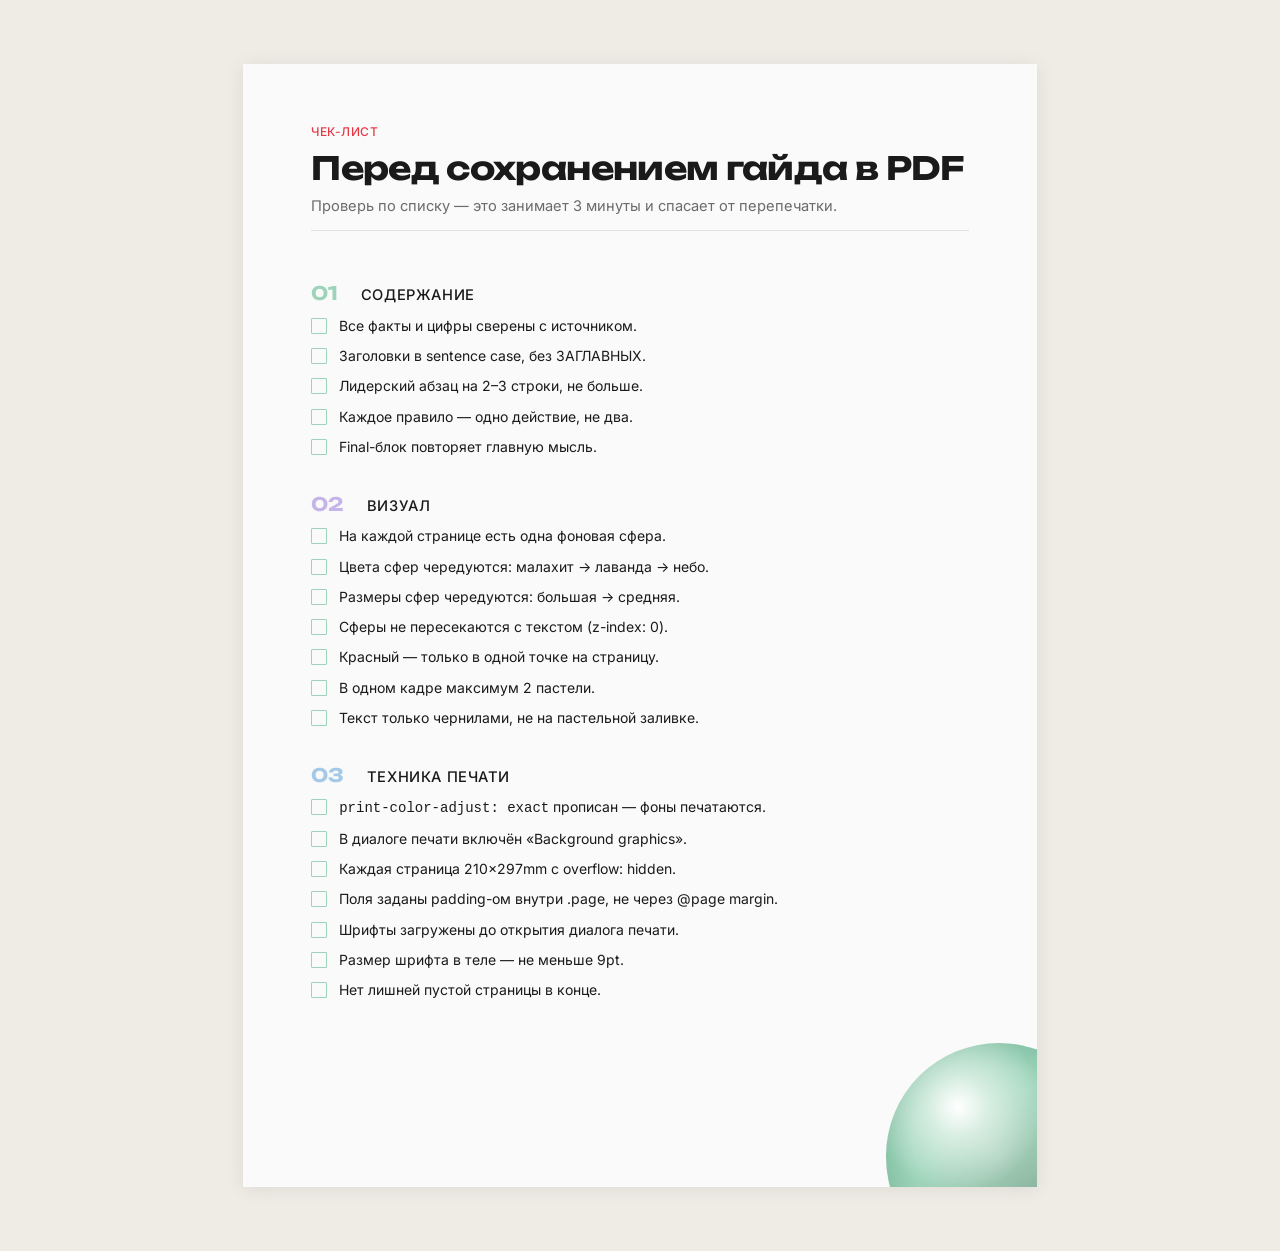
<file: ds/checklists/checklist-pdf.html>
<!DOCTYPE html>
<html lang="ru">
<head>
<meta charset="UTF-8">
<title>Checklist · PDF</title>
<link href="https://fonts.googleapis.com/css2?family=Unbounded:wght@700&family=Inter:wght@400;500&family=Courier+Prime:wght@400&display=swap" rel="stylesheet">
<link rel="stylesheet" href="../tokens.css">
<link rel="stylesheet" href="../components.css">
<style>
*, *::before, *::after { box-sizing: border-box; margin: 0; padding: 0; }
html, body {
  background: #EFECE6;
  font-family: var(--font-body);
  color: var(--color-ink);
  padding: 32px 0;
  display: flex; flex-direction: column; align-items: center;
  font-size: 14px;
}
.page {
  width: var(--page-w); height: var(--page-h);
  background: var(--color-paper);
  position: relative; overflow: hidden;
  box-shadow: 0 2px 18px rgba(0,0,0,0.08);
}
.inner { position: relative; z-index: 1; padding: 16mm 18mm; height: 100%; display: flex; flex-direction: column; }

.cl-head { margin-bottom: 8mm; padding-bottom: 4mm; border-bottom: var(--border-rule); }
.cl-eyebrow { font-size: 9pt; letter-spacing: 0.04em; color: var(--color-signal); font-weight: 500; margin-bottom: 3mm; text-transform: uppercase; }
.cl-title { font-family: var(--font-display); font-size: 24pt; font-weight: 700; letter-spacing: -0.02em; line-height: 1.1; margin-bottom: 3mm; }
.cl-sub { font-size: 11pt; color: var(--color-ink-soft); }

.section { margin-top: 6mm; }
.section h3 {
  font-family: var(--font-body);
  font-weight: 500;
  font-size: 11pt;
  margin-bottom: 3mm;
  color: var(--color-ink);
}
.section .ds-checklist { margin-bottom: 4mm; }
.ds-check-row span { font-size: 10.5pt; line-height: 1.45; }

.section-label-row {
  display: flex; align-items: baseline; gap: 6mm;
  margin-bottom: 3mm;
}
.section-num {
  font-family: var(--font-display);
  font-size: 14pt;
  font-weight: 700;
  color: var(--color-malachite);
  line-height: 1;
}
.section.lav .section-num { color: var(--color-lavender); }
.section.sky .section-num { color: var(--color-sky); }
.section-name {
  font-weight: 500;
  font-size: 11pt;
  text-transform: uppercase;
  letter-spacing: 0.04em;
  color: var(--color-ink);
}

@media print {
  * { -webkit-print-color-adjust: exact !important; print-color-adjust: exact !important; }
  @page { size: A4; margin: 0; }
  html, body { background: #fff; padding: 0; }
  .page { box-shadow: none; }
}
</style>
</head>
<body>

<div class="page">
  <div class="ds-sphere malachite" style="width:60mm;height:60mm;right:-20mm;bottom:-22mm;"></div>
  <div class="inner">
    <div class="cl-head">
      <div class="cl-eyebrow">ЧЕК-ЛИСТ</div>
      <h1 class="cl-title">Перед сохранением гайда в PDF</h1>
      <p class="cl-sub">Проверь по списку — это занимает 3 минуты и спасает от перепечатки.</p>
    </div>

    <div class="section">
      <div class="section-label-row"><div class="section-num">01</div><div class="section-name">Содержание</div></div>
      <div class="ds-checklist">
        <div class="ds-check-row"><div class="ds-checkbox"></div><span>Все факты и цифры сверены с источником.</span></div>
        <div class="ds-check-row"><div class="ds-checkbox"></div><span>Заголовки в sentence case, без ЗАГЛАВНЫХ.</span></div>
        <div class="ds-check-row"><div class="ds-checkbox"></div><span>Лидерский абзац на 2–3 строки, не больше.</span></div>
        <div class="ds-check-row"><div class="ds-checkbox"></div><span>Каждое правило — одно действие, не два.</span></div>
        <div class="ds-check-row"><div class="ds-checkbox"></div><span>Final-блок повторяет главную мысль.</span></div>
      </div>
    </div>

    <div class="section lav">
      <div class="section-label-row"><div class="section-num">02</div><div class="section-name">Визуал</div></div>
      <div class="ds-checklist">
        <div class="ds-check-row"><div class="ds-checkbox"></div><span>На каждой странице есть одна фоновая сфера.</span></div>
        <div class="ds-check-row"><div class="ds-checkbox"></div><span>Цвета сфер чередуются: малахит → лаванда → небо.</span></div>
        <div class="ds-check-row"><div class="ds-checkbox"></div><span>Размеры сфер чередуются: большая → средняя.</span></div>
        <div class="ds-check-row"><div class="ds-checkbox"></div><span>Сферы не пересекаются с текстом (z-index: 0).</span></div>
        <div class="ds-check-row"><div class="ds-checkbox"></div><span>Красный — только в одной точке на страницу.</span></div>
        <div class="ds-check-row"><div class="ds-checkbox"></div><span>В одном кадре максимум 2 пастели.</span></div>
        <div class="ds-check-row"><div class="ds-checkbox"></div><span>Текст только чернилами, не на пастельной заливке.</span></div>
      </div>
    </div>

    <div class="section sky">
      <div class="section-label-row"><div class="section-num">03</div><div class="section-name">Техника печати</div></div>
      <div class="ds-checklist">
        <div class="ds-check-row"><div class="ds-checkbox"></div><span><code>print-color-adjust: exact</code> прописан — фоны печатаются.</span></div>
        <div class="ds-check-row"><div class="ds-checkbox"></div><span>В диалоге печати включён «Background graphics».</span></div>
        <div class="ds-check-row"><div class="ds-checkbox"></div><span>Каждая страница 210×297mm с overflow: hidden.</span></div>
        <div class="ds-check-row"><div class="ds-checkbox"></div><span>Поля заданы padding-ом внутри .page, не через @page margin.</span></div>
        <div class="ds-check-row"><div class="ds-checkbox"></div><span>Шрифты загружены до открытия диалога печати.</span></div>
        <div class="ds-check-row"><div class="ds-checkbox"></div><span>Размер шрифта в теле — не меньше 9pt.</span></div>
        <div class="ds-check-row"><div class="ds-checkbox"></div><span>Нет лишней пустой страницы в конце.</span></div>
      </div>
    </div>
  </div>
</div>

</body>
</html>
</file>
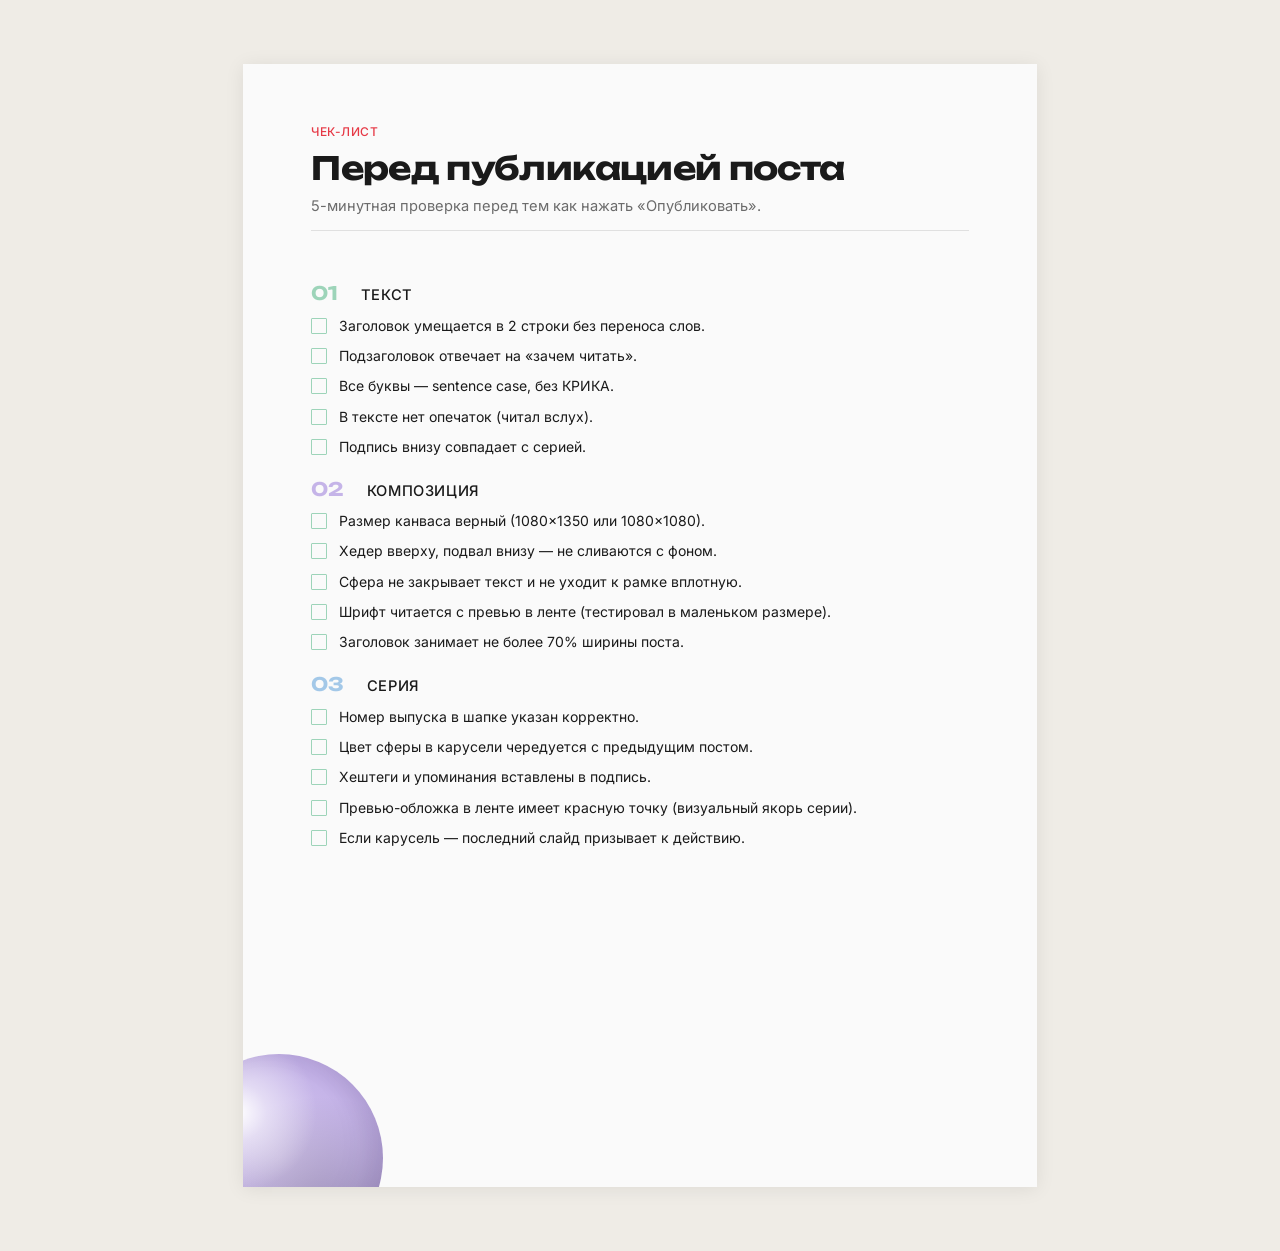
<file: ds/checklists/checklist-post.html>
<!DOCTYPE html>
<html lang="ru">
<head>
<meta charset="UTF-8">
<title>Checklist · Post</title>
<link href="https://fonts.googleapis.com/css2?family=Unbounded:wght@700&family=Inter:wght@400;500&family=Courier+Prime:wght@400&display=swap" rel="stylesheet">
<link rel="stylesheet" href="../tokens.css">
<link rel="stylesheet" href="../components.css">
<style>
*, *::before, *::after { box-sizing: border-box; margin: 0; padding: 0; }
html, body {
  background: #EFECE6;
  font-family: var(--font-body);
  color: var(--color-ink);
  padding: 32px 0;
  display: flex; flex-direction: column; align-items: center;
  font-size: 14px;
}
.page {
  width: var(--page-w); height: var(--page-h);
  background: var(--color-paper);
  position: relative; overflow: hidden;
  box-shadow: 0 2px 18px rgba(0,0,0,0.08);
}
.inner { position: relative; z-index: 1; padding: 16mm 18mm; height: 100%; display: flex; flex-direction: column; }

.cl-head { margin-bottom: 8mm; padding-bottom: 4mm; border-bottom: var(--border-rule); }
.cl-eyebrow { font-size: 9pt; letter-spacing: 0.04em; color: var(--color-signal); font-weight: 500; margin-bottom: 3mm; text-transform: uppercase; }
.cl-title { font-family: var(--font-display); font-size: 24pt; font-weight: 700; letter-spacing: -0.02em; line-height: 1.1; margin-bottom: 3mm; }
.cl-sub { font-size: 11pt; color: var(--color-ink-soft); }

.section { margin-top: 6mm; }
.ds-check-row span { font-size: 10.5pt; line-height: 1.45; }

.section-label-row { display: flex; align-items: baseline; gap: 6mm; margin-bottom: 3mm; }
.section-num { font-family: var(--font-display); font-size: 14pt; font-weight: 700; color: var(--color-malachite); line-height: 1; }
.section.lav .section-num { color: var(--color-lavender); }
.section.sky .section-num { color: var(--color-sky); }
.section-name { font-weight: 500; font-size: 11pt; text-transform: uppercase; letter-spacing: 0.04em; color: var(--color-ink); }

@media print {
  * { -webkit-print-color-adjust: exact !important; print-color-adjust: exact !important; }
  @page { size: A4; margin: 0; }
  html, body { background: #fff; padding: 0; }
  .page { box-shadow: none; }
}
</style>
</head>
<body>

<div class="page">
  <div class="ds-sphere lavender" style="width:55mm;height:55mm;left:-18mm;bottom:-20mm;"></div>
  <div class="inner">
    <div class="cl-head">
      <div class="cl-eyebrow">ЧЕК-ЛИСТ</div>
      <h1 class="cl-title">Перед публикацией поста</h1>
      <p class="cl-sub">5-минутная проверка перед тем как нажать «Опубликовать».</p>
    </div>

    <div class="section">
      <div class="section-label-row"><div class="section-num">01</div><div class="section-name">Текст</div></div>
      <div class="ds-checklist">
        <div class="ds-check-row"><div class="ds-checkbox"></div><span>Заголовок умещается в 2 строки без переноса слов.</span></div>
        <div class="ds-check-row"><div class="ds-checkbox"></div><span>Подзаголовок отвечает на «зачем читать».</span></div>
        <div class="ds-check-row"><div class="ds-checkbox"></div><span>Все буквы — sentence case, без КРИКА.</span></div>
        <div class="ds-check-row"><div class="ds-checkbox"></div><span>В тексте нет опечаток (читал вслух).</span></div>
        <div class="ds-check-row"><div class="ds-checkbox"></div><span>Подпись внизу совпадает с серией.</span></div>
      </div>
    </div>

    <div class="section lav">
      <div class="section-label-row"><div class="section-num">02</div><div class="section-name">Композиция</div></div>
      <div class="ds-checklist">
        <div class="ds-check-row"><div class="ds-checkbox"></div><span>Размер канваса верный (1080×1350 или 1080×1080).</span></div>
        <div class="ds-check-row"><div class="ds-checkbox"></div><span>Хедер вверху, подвал внизу — не сливаются с фоном.</span></div>
        <div class="ds-check-row"><div class="ds-checkbox"></div><span>Сфера не закрывает текст и не уходит к рамке вплотную.</span></div>
        <div class="ds-check-row"><div class="ds-checkbox"></div><span>Шрифт читается с превью в ленте (тестировал в маленьком размере).</span></div>
        <div class="ds-check-row"><div class="ds-checkbox"></div><span>Заголовок занимает не более 70% ширины поста.</span></div>
      </div>
    </div>

    <div class="section sky">
      <div class="section-label-row"><div class="section-num">03</div><div class="section-name">Серия</div></div>
      <div class="ds-checklist">
        <div class="ds-check-row"><div class="ds-checkbox"></div><span>Номер выпуска в шапке указан корректно.</span></div>
        <div class="ds-check-row"><div class="ds-checkbox"></div><span>Цвет сферы в карусели чередуется с предыдущим постом.</span></div>
        <div class="ds-check-row"><div class="ds-checkbox"></div><span>Хештеги и упоминания вставлены в подпись.</span></div>
        <div class="ds-check-row"><div class="ds-checkbox"></div><span>Превью-обложка в ленте имеет красную точку (визуальный якорь серии).</span></div>
        <div class="ds-check-row"><div class="ds-checkbox"></div><span>Если карусель — последний слайд призывает к действию.</span></div>
      </div>
    </div>
  </div>
</div>

</body>
</html>
</file>
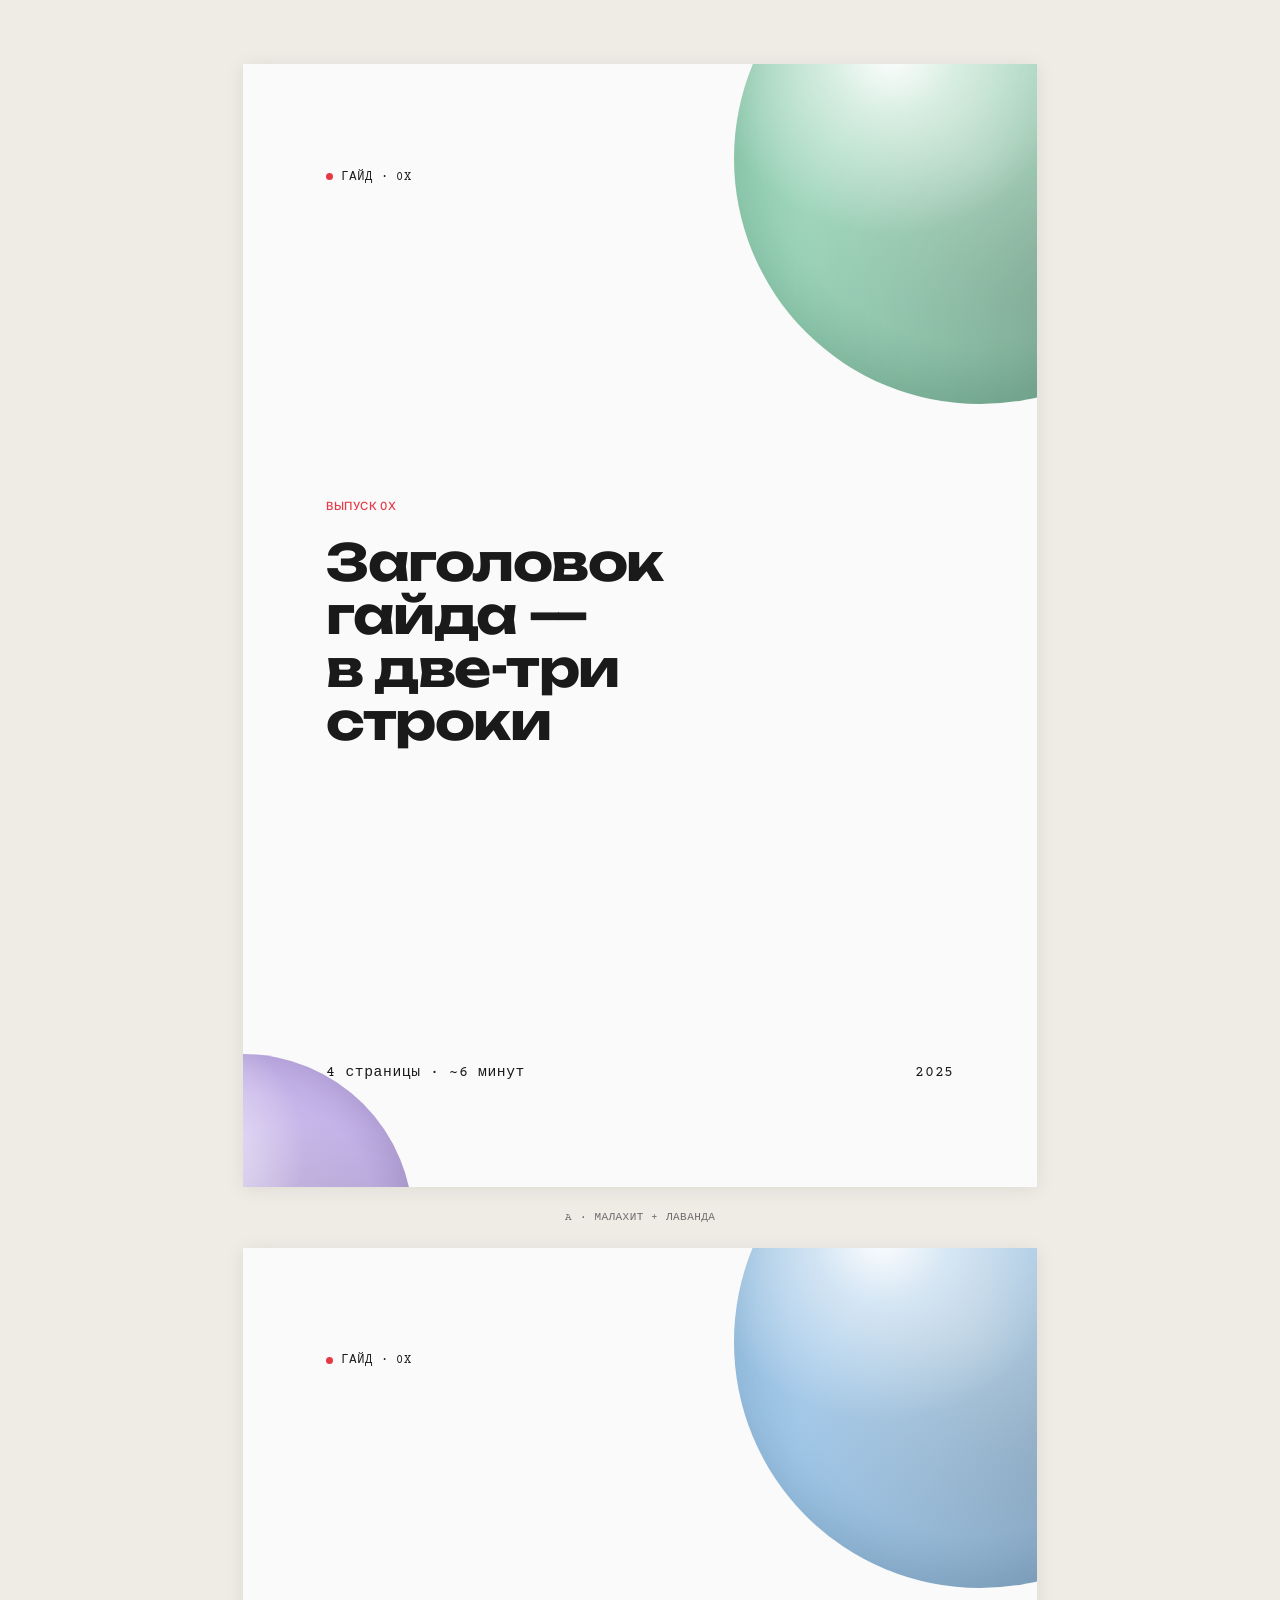
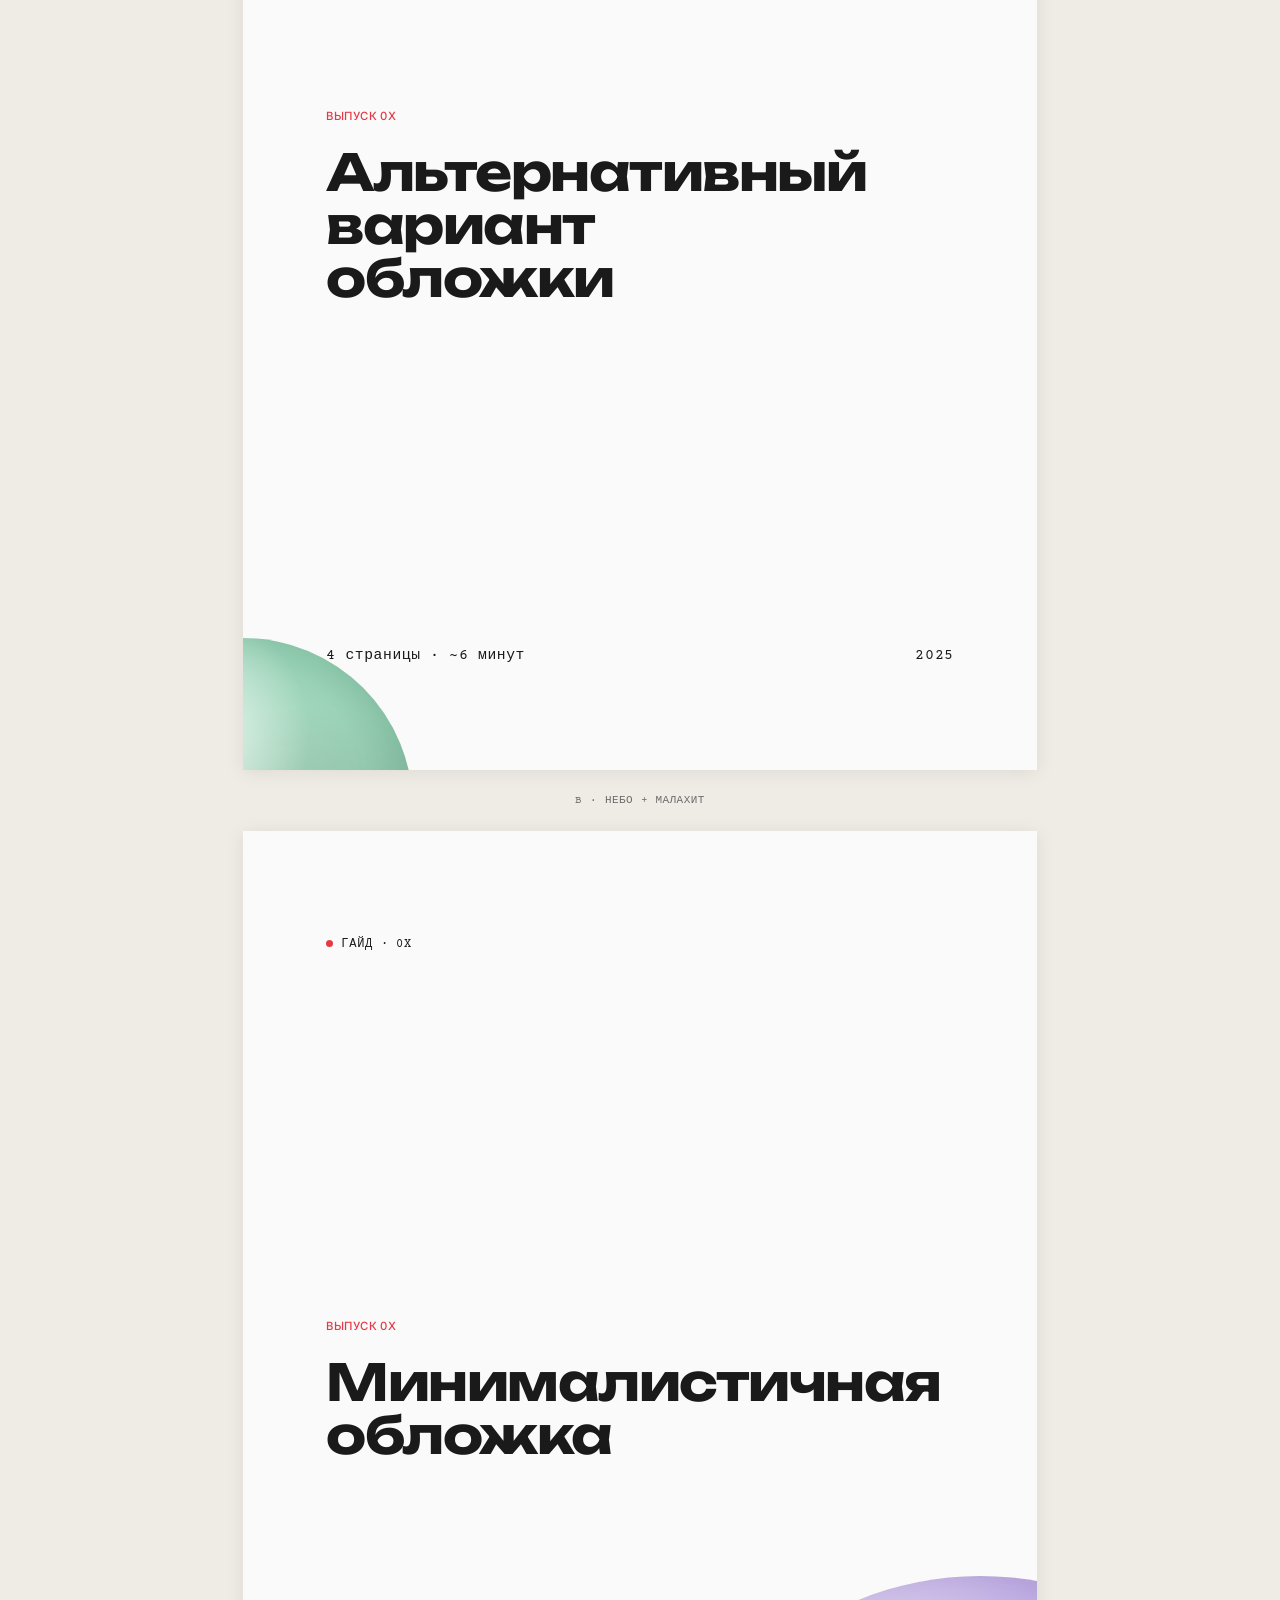
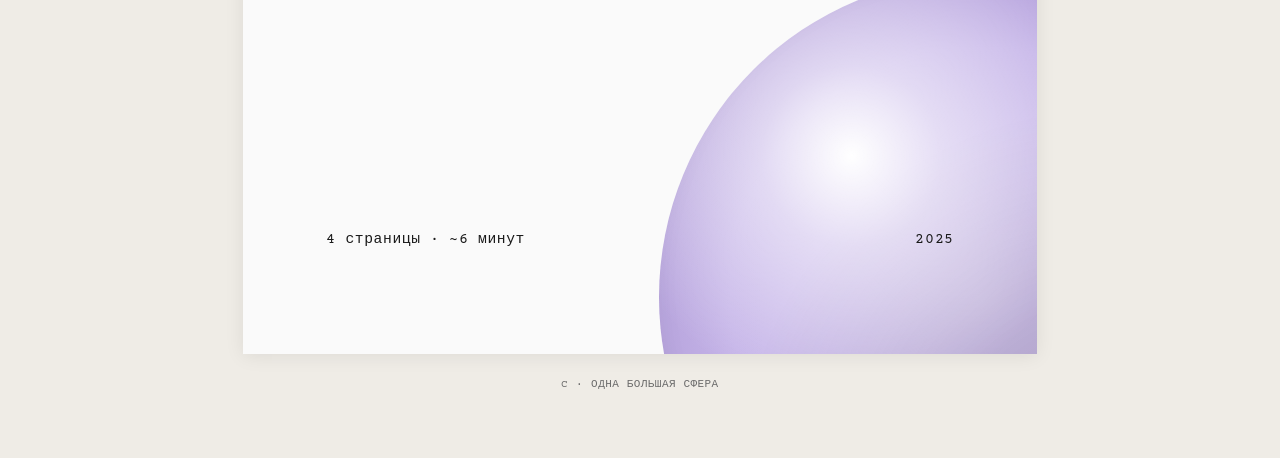
<file: ds/templates/template-cover.html>
<!DOCTYPE html>
<html lang="ru">
<head>
<meta charset="UTF-8">
<title>Template · Cover (A4)</title>
<link href="https://fonts.googleapis.com/css2?family=Unbounded:wght@700&family=Inter:wght@400;500&family=Courier+Prime:wght@400&display=swap" rel="stylesheet">
<link rel="stylesheet" href="../tokens.css">
<link rel="stylesheet" href="../components.css">
<style>
*, *::before, *::after { box-sizing: border-box; margin: 0; padding: 0; }
html, body {
  background: #EFECE6;
  font-family: var(--font-body);
  color: var(--color-ink);
  display: flex; flex-direction: column; align-items: center;
  gap: 24px; padding: 32px 0;
}

.page {
  width: var(--page-w);
  height: var(--page-h);
  background: var(--color-paper);
  position: relative;
  overflow: hidden;
  box-shadow: 0 2px 18px rgba(0,0,0,0.08);
}

/* sphere positions */
.cover-sphere-1 {
  width: 130mm; height: 130mm;
  right: -50mm; top: -40mm;
}
.cover-sphere-2 {
  width: 90mm; height: 90mm;
  left: -45mm; bottom: -55mm;
}

.cover-content {
  position: relative; z-index: 1;
  height: 100%;
  padding: 28mm 22mm;
  display: flex; flex-direction: column;
  justify-content: space-between;
}
.cover-top { display: flex; justify-content: space-between; align-items: center; }
.cover-brand {
  font-family: var(--font-mono);
  font-size: 9pt;
  letter-spacing: 0.06em;
  color: var(--color-ink);
  text-transform: uppercase;
  display: inline-flex;
  align-items: center;
  gap: 8px;
}
.cover-brand-dot {
  width: 7px; height: 7px;
  border-radius: 50%;
  background: var(--color-signal);
  display: inline-block;
}
.cover-title {
  font-family: var(--font-display);
  font-weight: var(--weight-bold);
  font-size: 38pt;
  letter-spacing: var(--tracking-tight);
  line-height: 1.05;
  max-width: 70%;
}
.cover-eyebrow { margin-bottom: 6mm; }
.cover-bottom {
  display: flex; justify-content: space-between; align-items: flex-end;
  font-family: var(--font-mono);
  font-size: 11pt;
  color: var(--color-ink);
  letter-spacing: 0.04em;
}

.label {
  font-family: var(--font-mono);
  font-size: 11px;
  color: var(--color-ink-soft);
  letter-spacing: 0.04em;
  text-transform: uppercase;
}

@media print {
  * { -webkit-print-color-adjust: exact !important; print-color-adjust: exact !important; }
  @page { size: A4; margin: 0; }
  html, body { background: #fff; padding: 0; gap: 0; }
  .label { display: none; }
  .page {
    box-shadow: none;
    page-break-after: always;
    break-after: page;
  }
  .page:last-child { page-break-after: auto; break-after: auto; }
}
</style>
</head>
<body>

<!-- ══ COVER A · малахит + лаванда ══ -->
<div class="page">
  <div class="ds-sphere malachite cover-sphere-1"></div>
  <div class="ds-sphere lavender cover-sphere-2"></div>
  <div class="cover-content">
    <div class="cover-top">
      <div class="cover-brand"><span class="cover-brand-dot"></span>Гайд · 0X</div>
    </div>
    <div>
      <div class="ds-eyebrow cover-eyebrow">ВЫПУСК 0X</div>
      <h1 class="cover-title">Заголовок гайда —<br>в две-три строки</h1>
    </div>
    <div class="cover-bottom">
      <span>4 страницы · ~6 минут</span>
      <span>2025</span>
    </div>
  </div>
</div>
<div class="label">A · малахит + лаванда</div>

<!-- ══ COVER B · небо + малахит ══ -->
<div class="page">
  <div class="ds-sphere sky cover-sphere-1"></div>
  <div class="ds-sphere malachite cover-sphere-2"></div>
  <div class="cover-content">
    <div class="cover-top">
      <div class="cover-brand"><span class="cover-brand-dot"></span>Гайд · 0X</div>
    </div>
    <div>
      <div class="ds-eyebrow cover-eyebrow">ВЫПУСК 0X</div>
      <h1 class="cover-title">Альтернативный<br>вариант обложки</h1>
    </div>
    <div class="cover-bottom">
      <span>4 страницы · ~6 минут</span>
      <span>2025</span>
    </div>
  </div>
</div>
<div class="label">B · небо + малахит</div>

<!-- ══ COVER C · одна большая лаванда ══ -->
<div class="page">
  <div class="ds-sphere lavender" style="width:170mm;height:170mm;right:-70mm;bottom:-70mm;"></div>
  <div class="cover-content">
    <div class="cover-top">
      <div class="cover-brand"><span class="cover-brand-dot"></span>Гайд · 0X</div>
    </div>
    <div>
      <div class="ds-eyebrow cover-eyebrow">ВЫПУСК 0X</div>
      <h1 class="cover-title">Минималистичная<br>обложка</h1>
    </div>
    <div class="cover-bottom">
      <span>4 страницы · ~6 минут</span>
      <span>2025</span>
    </div>
  </div>
</div>
<div class="label">C · одна большая сфера</div>

</body>
</html>
</file>
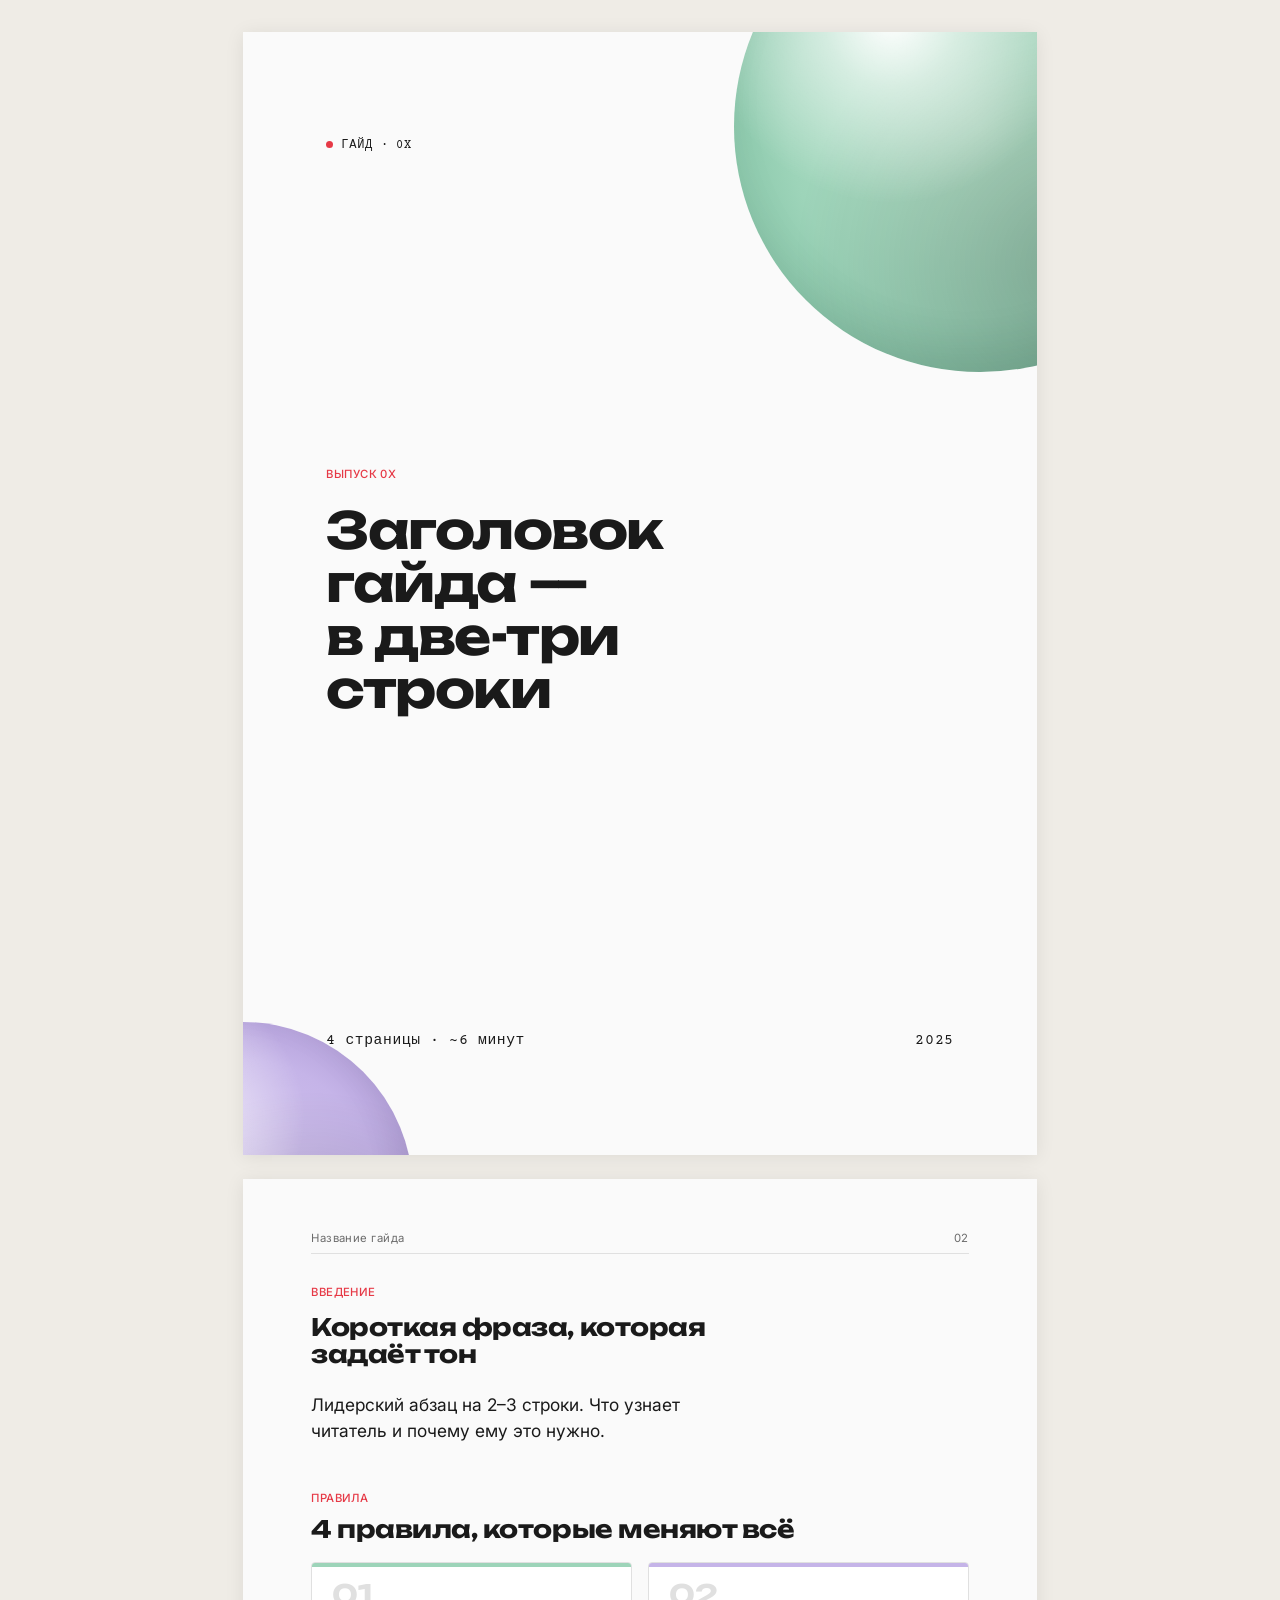
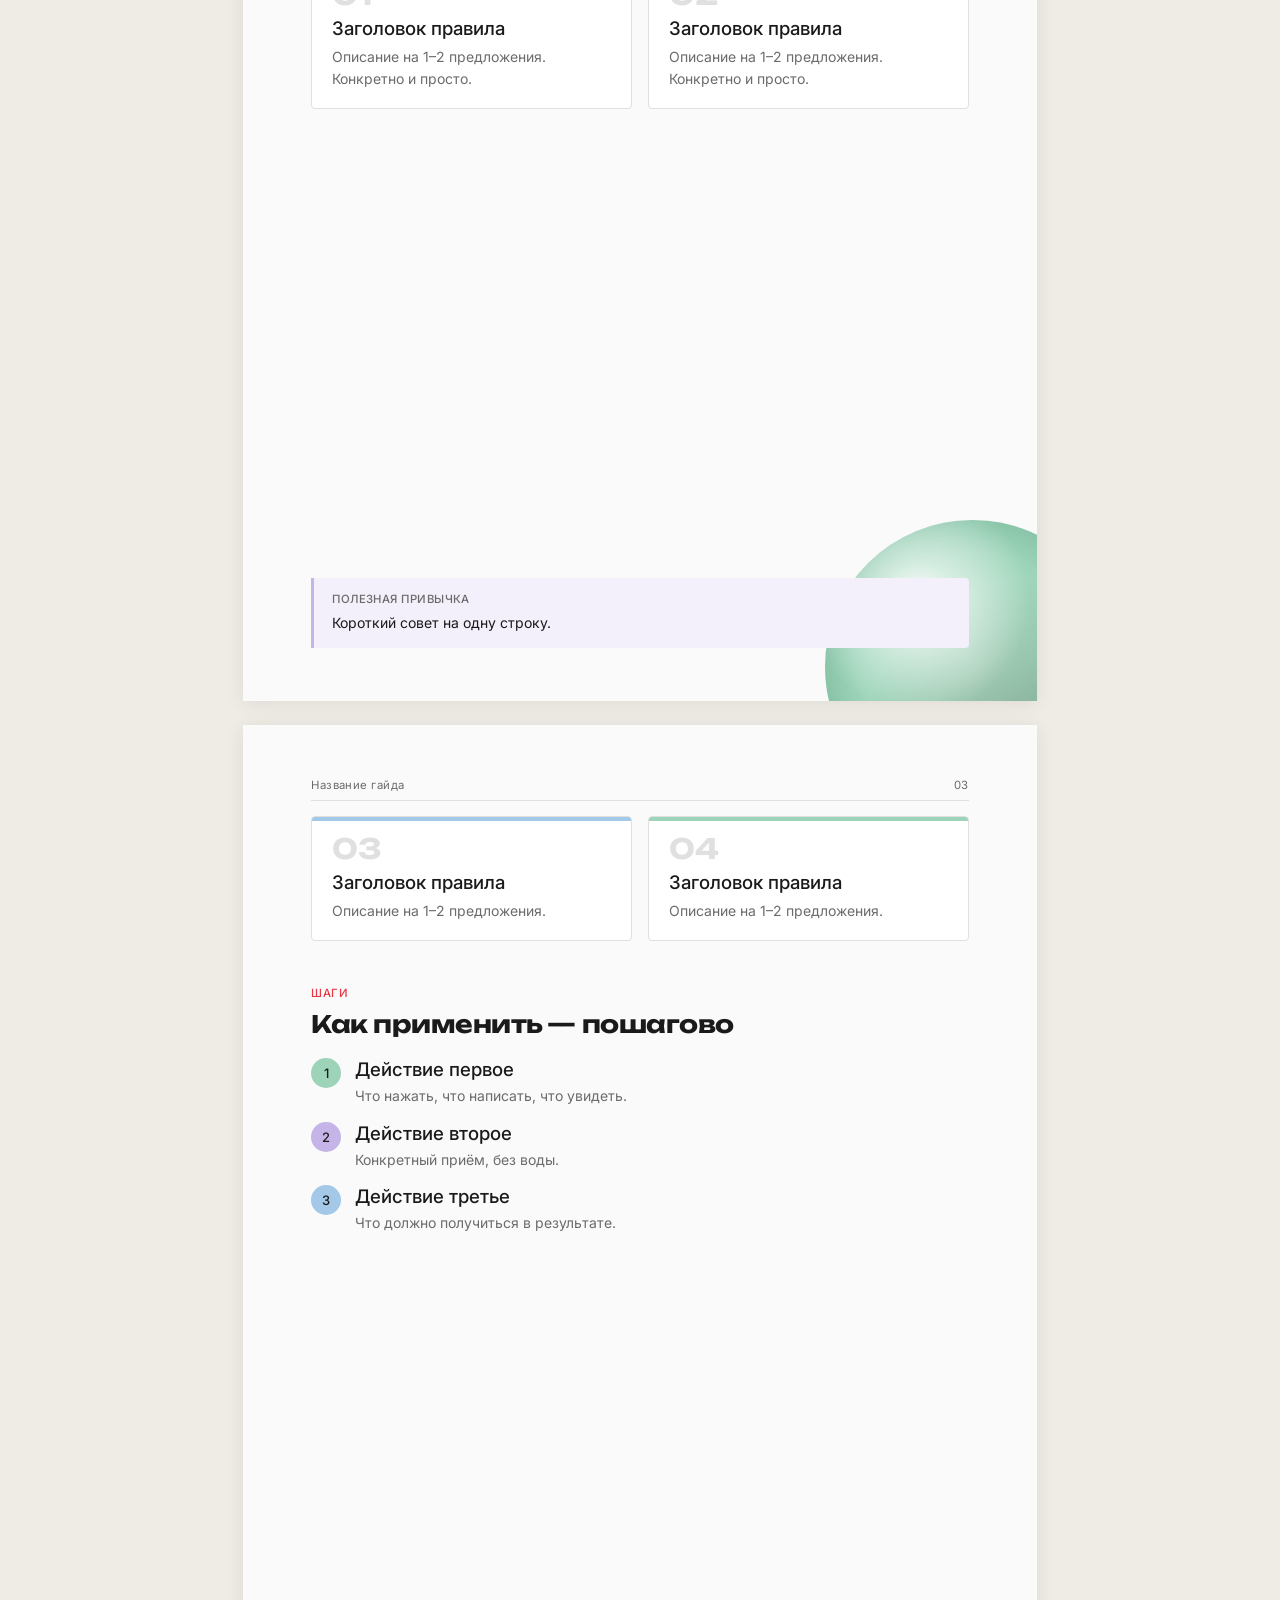
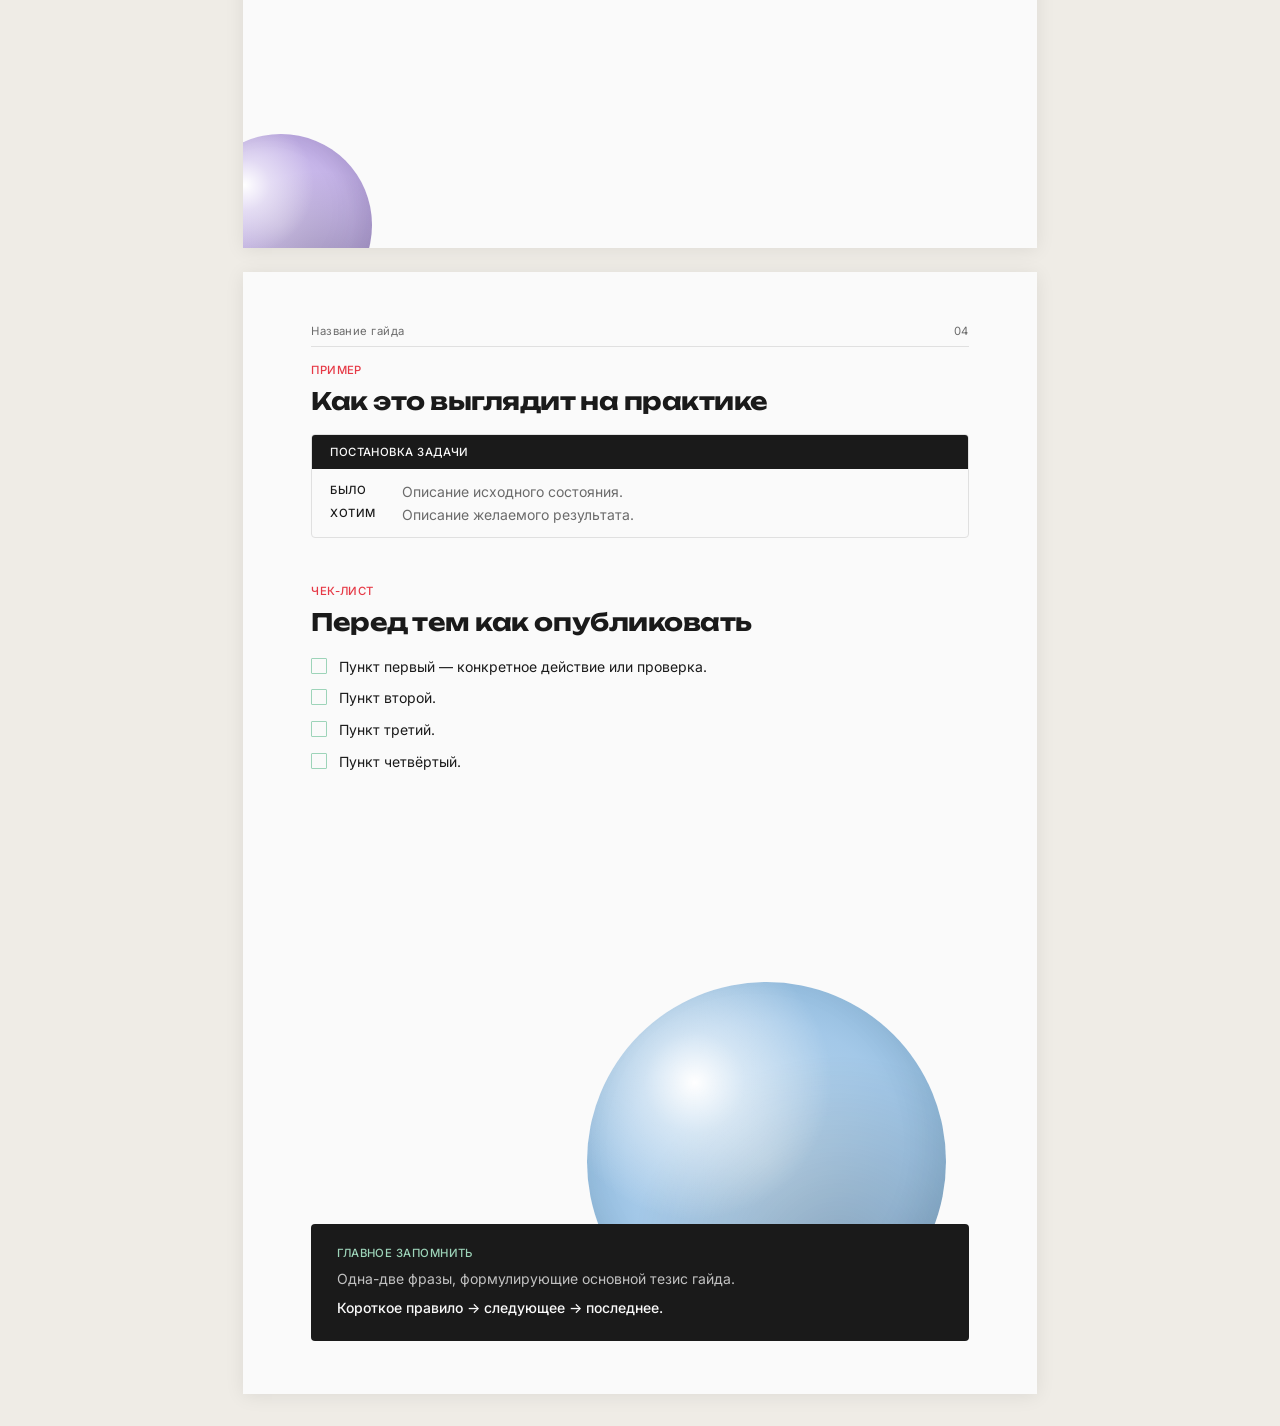
<file: ds/templates/template-guide.html>
<!DOCTYPE html>
<html lang="ru">
<head>
<meta charset="UTF-8">
<title>Template · Guide (A4 · 4 pages)</title>
<link href="https://fonts.googleapis.com/css2?family=Unbounded:wght@700&family=Inter:wght@400;500&family=Courier+Prime:wght@400&display=swap" rel="stylesheet">
<link rel="stylesheet" href="../tokens.css">
<link rel="stylesheet" href="../components.css">
<style>
*, *::before, *::after { box-sizing: border-box; margin: 0; padding: 0; }
html, body { background: #EFECE6; font-family: var(--font-body); color: var(--color-ink); }

/* экранная подложка — серая, чтобы видеть края страниц */
.deck {
  display: flex; flex-direction: column; align-items: center;
  gap: 24px; padding: 32px 0;
}

/* стили самого листа */
.page {
  width: var(--page-w);
  height: var(--page-h);
  background: var(--color-paper);
  position: relative;
  overflow: hidden;
  box-shadow: 0 2px 18px rgba(0,0,0,0.08);
}
.inner {
  position: relative;
  z-index: 1;
  padding: var(--page-pad-y) var(--page-pad-x);
  height: 100%;
  display: flex;
  flex-direction: column;
}

/* ── COVER ────────────────────────────────── */
.cover { padding: 0; }
.cover-bg {
  position: absolute;
  inset: 0;
  z-index: 0;
}
.cover-bg .ds-sphere.malachite {
  width: 130mm; height: 130mm;
  right: -50mm; top: -40mm;
}
.cover-bg .ds-sphere.lavender {
  width: 90mm; height: 90mm;
  left: -45mm; bottom: -55mm;
}
.cover-content {
  position: relative;
  z-index: 1;
  height: 100%;
  padding: 28mm 22mm;
  display: flex; flex-direction: column;
  justify-content: space-between;
}
.cover-top { display: flex; justify-content: space-between; align-items: center; }
.cover-brand {
  font-family: var(--font-mono);
  font-size: 9pt;
  letter-spacing: 0.06em;
  color: var(--color-ink);
  text-transform: uppercase;
  display: inline-flex;
  align-items: center;
  gap: 8px;
}
.cover-brand-dot {
  width: 7px; height: 7px;
  border-radius: 50%;
  background: var(--color-signal);
  display: inline-block;
}
.cover-title {
  font-family: var(--font-display);
  font-weight: var(--weight-bold);
  font-size: 38pt;
  letter-spacing: var(--tracking-tight);
  line-height: 1.05;
  max-width: 70%;
}
.cover-bottom {
  display: flex;
  justify-content: space-between;
  align-items: flex-end;
  font-family: var(--font-mono);
  font-size: 11pt;
  color: var(--color-ink);
  letter-spacing: 0.04em;
}

/* ── INNER PAGES ──────────────────────────── */
.intro-block {
  margin-top: 8mm;
  max-width: 62%;
}
.intro-block .ds-eyebrow { margin-bottom: 4mm; }
.intro-block .ds-h2 { margin-bottom: 6mm; }
.intro-block .ds-lead { color: var(--color-ink); }

.section-block { margin-top: 12mm; }
.section-block .ds-eyebrow { margin-bottom: 3mm; }
.section-block .ds-h2 { margin-bottom: 5mm; }

.grid-2 { display: grid; grid-template-columns: 1fr 1fr; gap: 4mm; }
.grid-3 { display: grid; grid-template-columns: repeat(3,1fr); gap: 3mm; }
.stack { display: flex; flex-direction: column; gap: 4mm; }
.stack-tight { display: flex; flex-direction: column; gap: 2mm; }

/* spacer between blocks */
.spacer { flex: 1 1 auto; min-height: 4mm; }

/* placeholder marks (видны только на экране) */
.placeholder {
  outline: 1px dashed var(--color-rule);
  outline-offset: 2px;
}

/* ── PRINT ────────────────────────────────── */
@media print {
  * {
    -webkit-print-color-adjust: exact !important;
    print-color-adjust: exact !important;
  }
  @page { size: A4; margin: 0; }
  html, body { background: #fff; }
  .deck { gap: 0; padding: 0; }
  .page {
    box-shadow: none;
    page-break-after: always;
    break-after: page;
  }
  .page:last-child { page-break-after: auto; break-after: auto; }
}
</style>
</head>
<body>

<div class="deck">

  <!-- ══════ PAGE 1 · COVER ══════ -->
  <div class="page cover">
    <div class="cover-bg">
      <div class="ds-sphere malachite"></div>
      <div class="ds-sphere lavender"></div>
    </div>
    <div class="cover-content">
      <div class="cover-top">
        <div class="cover-brand"><span class="cover-brand-dot"></span>Гайд · 0X</div>
      </div>
      <div>
        <div class="ds-eyebrow" style="margin-bottom:6mm;">ВЫПУСК 0X</div>
        <h1 class="cover-title">Заголовок гайда —<br>в две-три строки</h1>
      </div>
      <div class="cover-bottom">
        <span>4 страницы · ~6 минут</span>
        <span>2025</span>
      </div>
    </div>
  </div>

  <!-- ══════ PAGE 2 · INTRO + RULES 1–2 ══════ -->
  <div class="page">
    <div class="ds-sphere malachite" style="width:78mm;height:78mm;right:-22mm;bottom:-30mm;"></div>
    <div class="inner">
      <div class="ds-page-header">
        <span>Название гайда</span><span>02</span>
      </div>

      <div class="intro-block">
        <div class="ds-eyebrow">ВВЕДЕНИЕ</div>
        <h2 class="ds-h2">Короткая фраза, которая задаёт тон</h2>
        <p class="ds-lead">Лидерский абзац на 2–3 строки. Что узнает читатель и почему ему это нужно.</p>
      </div>

      <div class="section-block">
        <div class="ds-eyebrow">ПРАВИЛА</div>
        <h2 class="ds-h2">4 правила, которые меняют всё</h2>

        <div class="grid-2">
          <div class="ds-rule-card">
            <div class="ds-rule-num">01</div>
            <h4>Заголовок правила</h4>
            <p>Описание на 1–2 предложения. Конкретно и просто.</p>
          </div>
          <div class="ds-rule-card lavender">
            <div class="ds-rule-num">02</div>
            <h4>Заголовок правила</h4>
            <p>Описание на 1–2 предложения. Конкретно и просто.</p>
          </div>
        </div>
      </div>

      <div class="spacer"></div>

      <div class="ds-callout lavender">
        <div class="ds-callout-label">Полезная привычка</div>
        <p>Короткий совет на одну строку.</p>
      </div>
    </div>
  </div>

  <!-- ══════ PAGE 3 · RULES 3–4 + STEPS ══════ -->
  <div class="page">
    <div class="ds-sphere lavender" style="width:48mm;height:48mm;left:-14mm;bottom:-18mm;"></div>
    <div class="inner">
      <div class="ds-page-header">
        <span>Название гайда</span><span>03</span>
      </div>

      <div class="section-block" style="margin-top: 4mm;">
        <div class="grid-2">
          <div class="ds-rule-card sky">
            <div class="ds-rule-num">03</div>
            <h4>Заголовок правила</h4>
            <p>Описание на 1–2 предложения.</p>
          </div>
          <div class="ds-rule-card">
            <div class="ds-rule-num">04</div>
            <h4>Заголовок правила</h4>
            <p>Описание на 1–2 предложения.</p>
          </div>
        </div>
      </div>

      <div class="section-block">
        <div class="ds-eyebrow">ШАГИ</div>
        <h2 class="ds-h2">Как применить — пошагово</h2>

        <div class="stack">
          <div class="ds-step">
            <div class="ds-step-num">1</div>
            <div>
              <h4>Действие первое</h4>
              <p>Что нажать, что написать, что увидеть.</p>
            </div>
          </div>
          <div class="ds-step">
            <div class="ds-step-num lavender">2</div>
            <div>
              <h4>Действие второе</h4>
              <p>Конкретный приём, без воды.</p>
            </div>
          </div>
          <div class="ds-step">
            <div class="ds-step-num sky">3</div>
            <div>
              <h4>Действие третье</h4>
              <p>Что должно получиться в результате.</p>
            </div>
          </div>
        </div>
      </div>
    </div>
  </div>

  <!-- ══════ PAGE 4 · EXAMPLE + CHECKLIST + FINAL ══════ -->
  <div class="page">
    <div class="ds-sphere sky" style="width:95mm;height:95mm;right:24mm;bottom:14mm;"></div>
    <div class="inner">
      <div class="ds-page-header">
        <span>Название гайда</span><span>04</span>
      </div>

      <div class="section-block" style="margin-top: 4mm;">
        <div class="ds-eyebrow">ПРИМЕР</div>
        <h2 class="ds-h2">Как это выглядит на практике</h2>

        <div class="ds-example">
          <div class="ds-example-header">Постановка задачи</div>
          <div class="ds-example-body">
            <div class="ds-example-row"><div class="ds-example-label">Было</div><div>Описание исходного состояния.</div></div>
            <div class="ds-example-row"><div class="ds-example-label">Хотим</div><div>Описание желаемого результата.</div></div>
          </div>
        </div>
      </div>

      <div class="section-block">
        <div class="ds-eyebrow">ЧЕК-ЛИСТ</div>
        <h2 class="ds-h2">Перед тем как опубликовать</h2>

        <div class="ds-checklist">
          <div class="ds-check-row"><div class="ds-checkbox"></div><span>Пункт первый — конкретное действие или проверка.</span></div>
          <div class="ds-check-row"><div class="ds-checkbox"></div><span>Пункт второй.</span></div>
          <div class="ds-check-row"><div class="ds-checkbox"></div><span>Пункт третий.</span></div>
          <div class="ds-check-row"><div class="ds-checkbox"></div><span>Пункт четвёртый.</span></div>
        </div>
      </div>

      <div class="spacer"></div>

      <div class="ds-final">
        <div class="ds-final-label">Главное запомнить</div>
        <p>Одна-две фразы, формулирующие основной тезис гайда.</p>
        <p><strong>Короткое правило → следующее → последнее.</strong></p>
      </div>
    </div>
  </div>

</div>

</body>
</html>
</file>
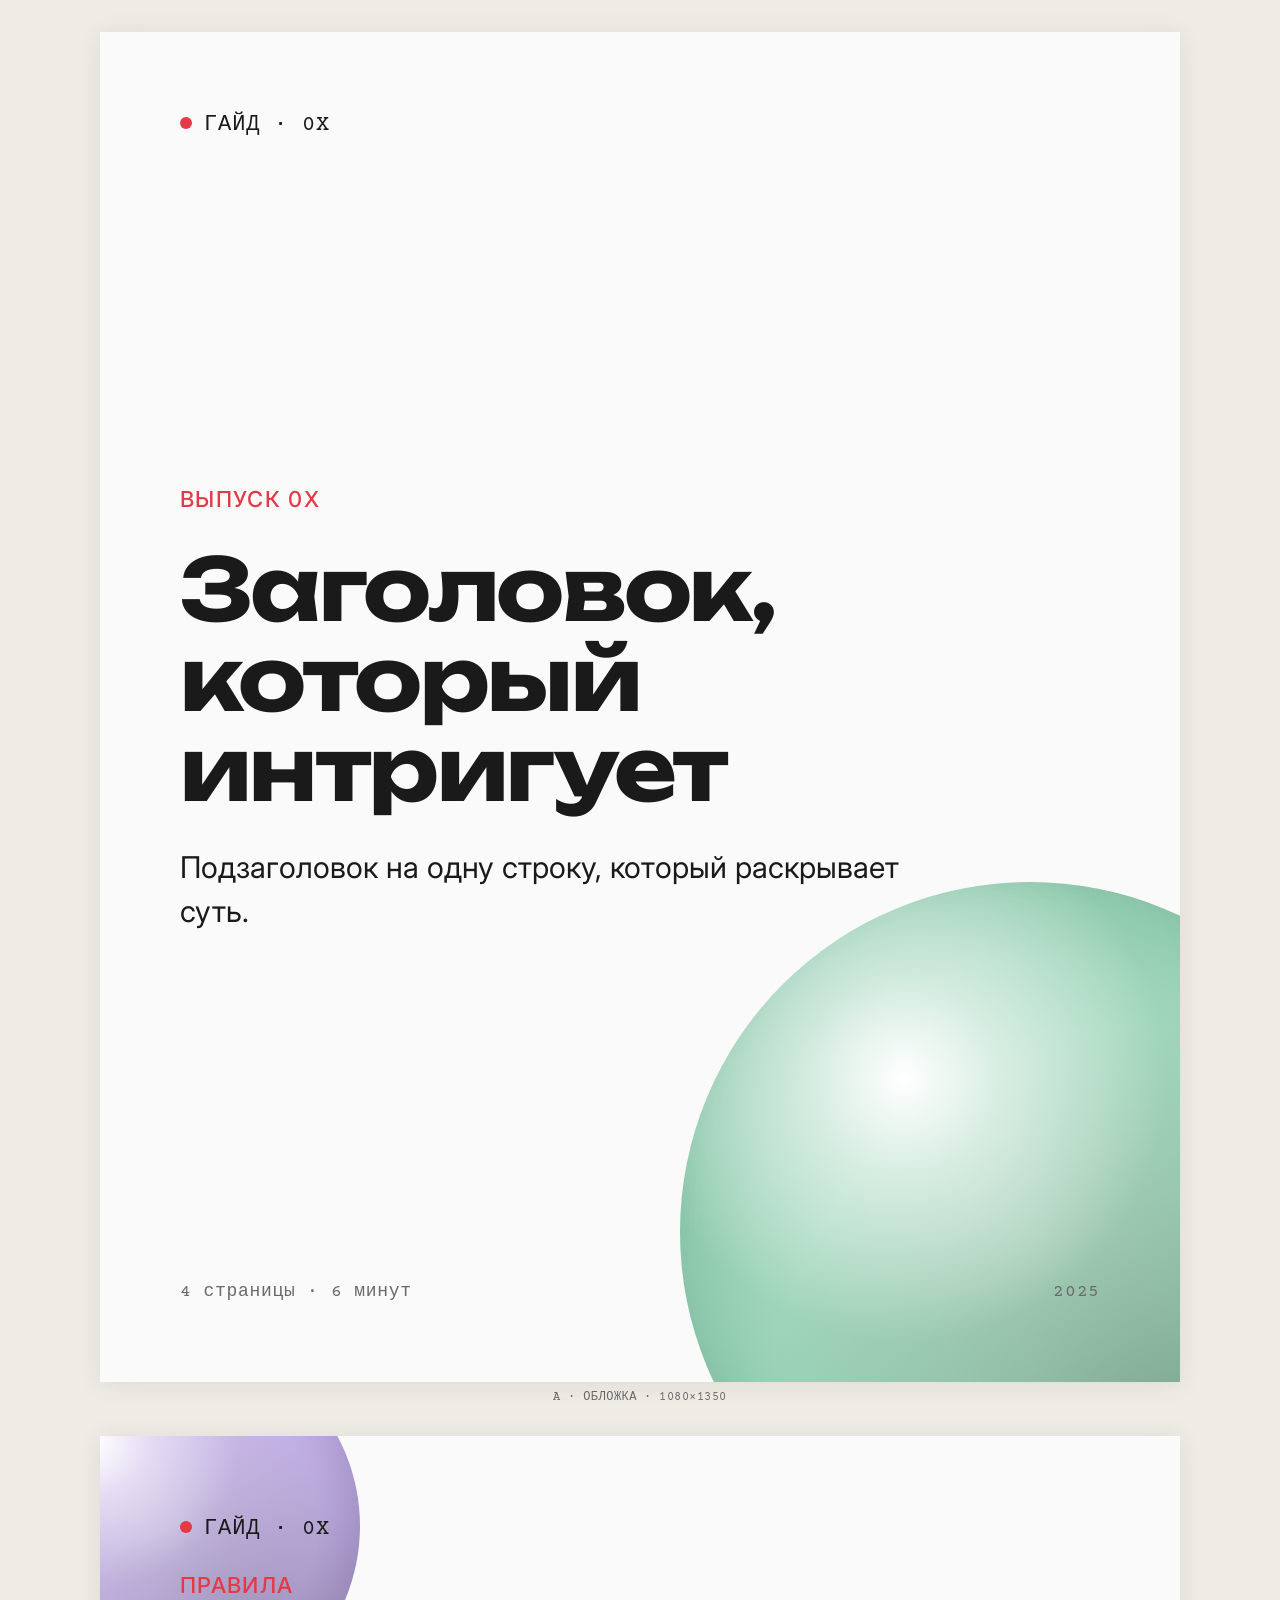
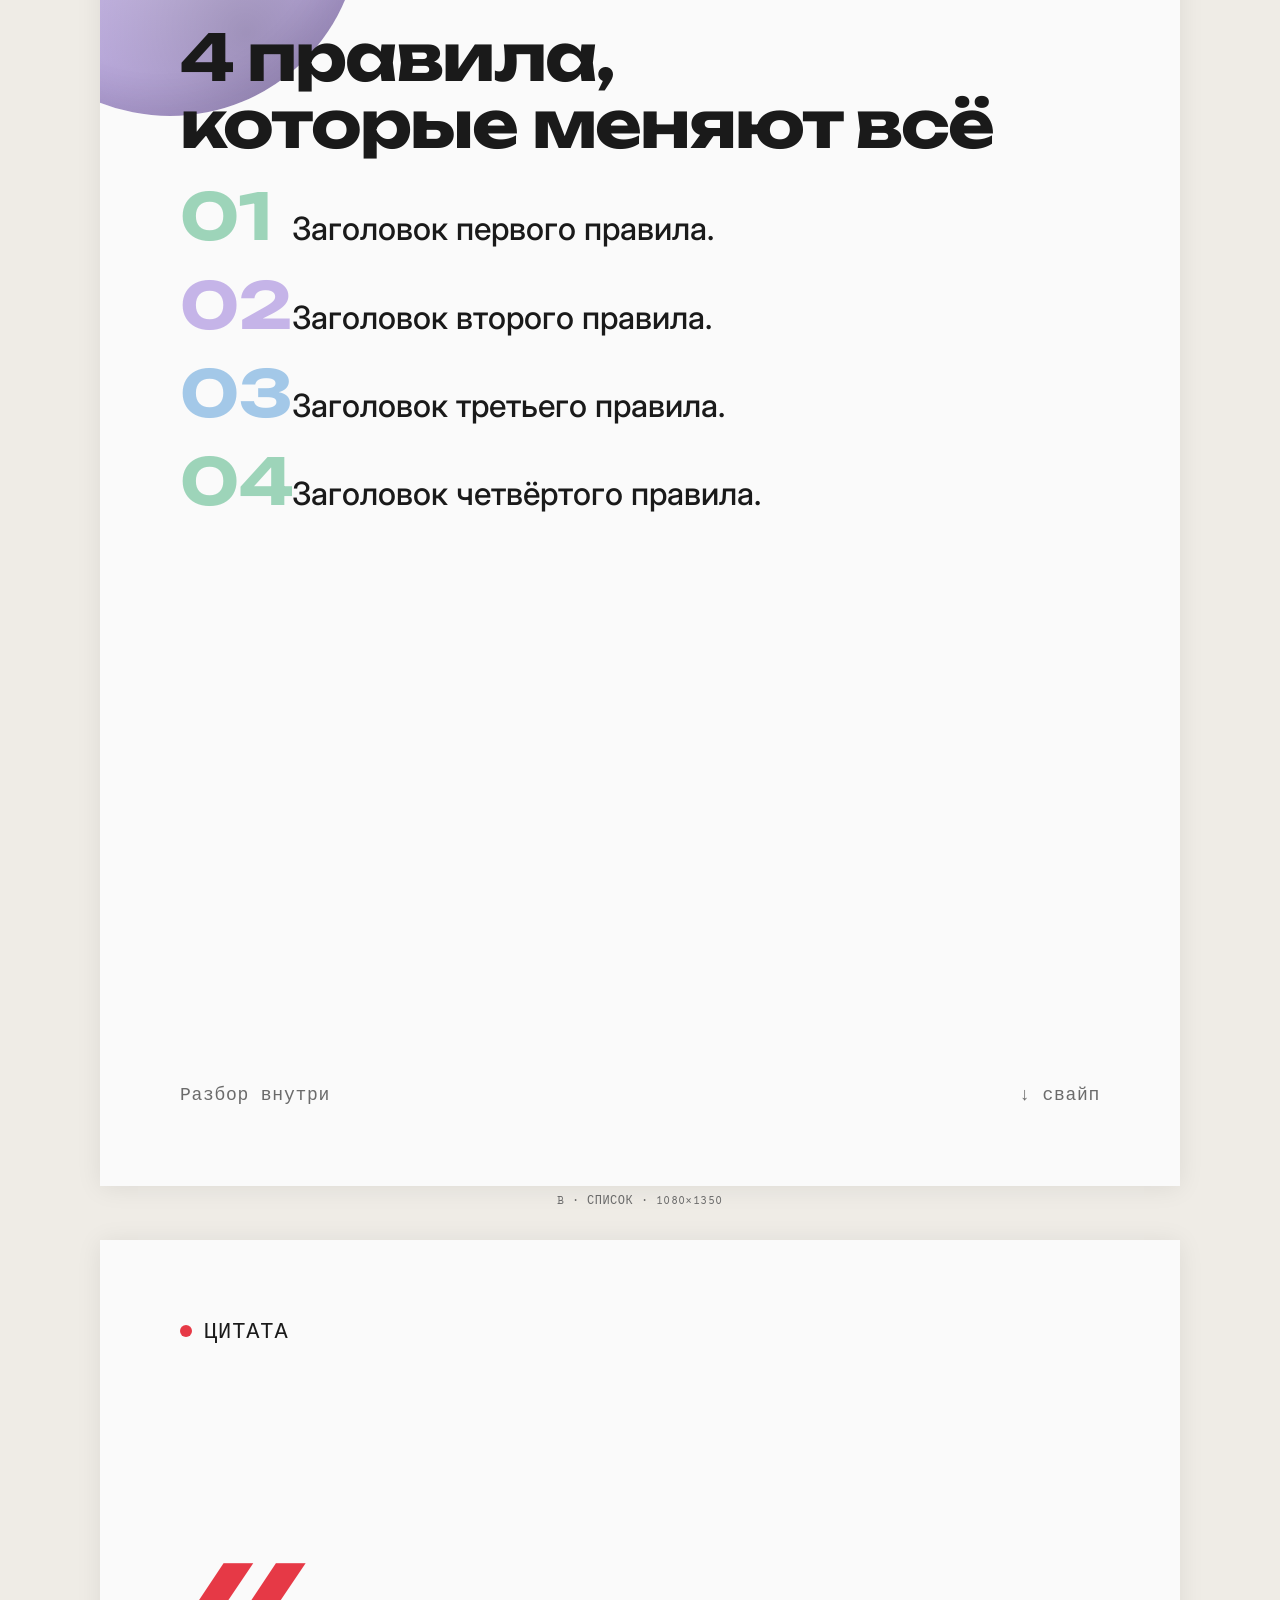
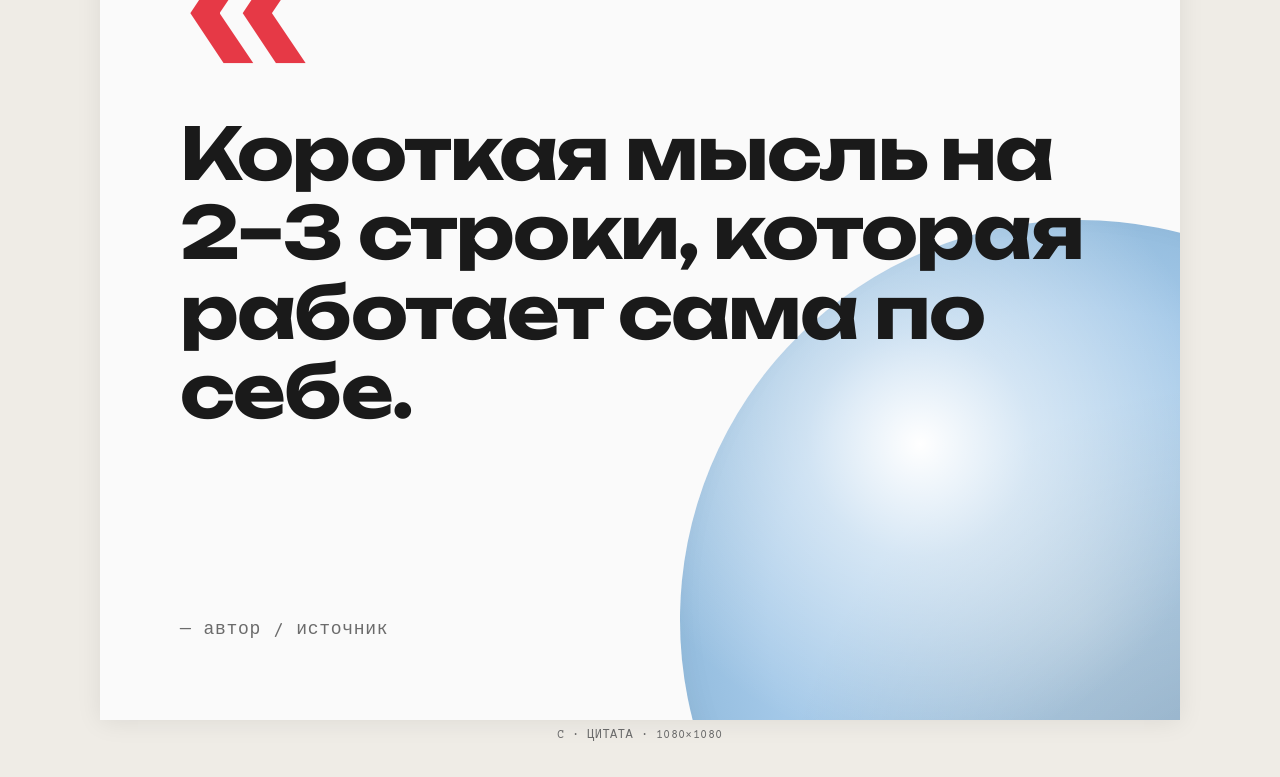
<file: ds/templates/template-post.html>
<!DOCTYPE html>
<html lang="ru">
<head>
<meta charset="UTF-8">
<title>Template · Post (1080×1350)</title>
<link href="https://fonts.googleapis.com/css2?family=Unbounded:wght@700&family=Inter:wght@400;500&family=Courier+Prime:wght@400&display=swap" rel="stylesheet">
<link rel="stylesheet" href="../tokens.css">
<link rel="stylesheet" href="../components.css">
<style>
*, *::before, *::after { box-sizing: border-box; margin: 0; padding: 0; }
html, body {
  background: #EFECE6;
  font-family: var(--font-body);
  color: var(--color-ink);
}
.deck {
  display: flex; flex-wrap: wrap;
  gap: 32px; padding: 32px;
  justify-content: center;
}

/* пост — фиксированный канвас */
.post {
  position: relative;
  background: var(--color-paper);
  overflow: hidden;
  box-shadow: 0 2px 24px rgba(0,0,0,0.08);
}
.post.tall   { width: 1080px; height: 1350px; }
.post.square { width: 1080px; height: 1080px; }

.post-inner {
  position: relative;
  z-index: 1;
  height: 100%;
  padding: 80px 80px;
  display: flex;
  flex-direction: column;
}

/* шапка поста */
.post-head {
  display: flex; justify-content: space-between; align-items: center;
  font-family: var(--font-mono);
  font-size: 22px;
  color: var(--color-ink);
  letter-spacing: 0.04em;
  text-transform: uppercase;
}
.brand-dot {
  display: inline-block;
  width: 12px; height: 12px;
  border-radius: 50%;
  background: var(--color-signal);
  margin-right: 12px;
  vertical-align: middle;
  position: relative;
  top: -2px;
}

/* контент */
.post-body { flex: 1; display: flex; flex-direction: column; justify-content: center; gap: 32px; }
.post-eyebrow {
  font-family: var(--font-body);
  font-weight: var(--weight-medium);
  font-size: 22px;
  letter-spacing: 0.06em;
  color: var(--color-signal);
  text-transform: uppercase;
}
.post-title {
  font-family: var(--font-display);
  font-weight: var(--weight-bold);
  font-size: 86px;
  letter-spacing: -0.03em;
  line-height: 1.05;
}
.post-title.sm { font-size: 64px; }
.post-lead {
  font-family: var(--font-body);
  font-weight: var(--weight-regular);
  font-size: 30px;
  line-height: 1.45;
  color: var(--color-ink);
  max-width: 80%;
}

/* подвал */
.post-foot {
  display: flex; justify-content: space-between; align-items: flex-end;
  font-family: var(--font-mono);
  font-size: 18px;
  color: var(--color-ink-soft);
  letter-spacing: 0.04em;
}

/* для постов спан больших сфер */
.post-bg-sphere-big {
  width: 700px; height: 700px;
  position: absolute; right: -200px; bottom: -200px;
  z-index: 0;
}
.post-bg-sphere-mid {
  width: 380px; height: 380px;
  position: absolute; left: -120px; top: -100px;
  z-index: 0;
}

/* варианты раскладки */
.layout-rule .post-body { justify-content: flex-start; padding-top: 60px; gap: 40px; }
.layout-quote .post-body { justify-content: center; }
.layout-list .post-body { justify-content: flex-start; padding-top: 30px; gap: 26px; }

/* список с большими цифрами */
.big-list { display: flex; flex-direction: column; gap: 22px; }
.big-list-row {
  display: grid; grid-template-columns: 88px 1fr; gap: 24px;
  align-items: baseline;
}
.big-list-num {
  font-family: var(--font-display);
  font-weight: var(--weight-bold);
  font-size: 64px;
  color: var(--color-rule);
  line-height: 1;
}
.big-list-row.malachite .big-list-num { color: var(--color-malachite); }
.big-list-row.lavender  .big-list-num { color: var(--color-lavender); }
.big-list-row.sky       .big-list-num { color: var(--color-sky); }
.big-list-text {
  font-family: var(--font-body);
  font-weight: var(--weight-medium);
  font-size: 32px;
  line-height: 1.35;
  color: var(--color-ink);
}

/* большая цитата */
.quote-text {
  font-family: var(--font-display);
  font-weight: var(--weight-bold);
  font-size: 72px;
  letter-spacing: -0.025em;
  line-height: 1.1;
}
.quote-mark {
  font-family: var(--font-display);
  font-size: 220px;
  color: var(--color-signal);
  line-height: 0.6;
  margin-bottom: 16px;
  display: block;
}

/* подпись варианта (только на экране) */
.label {
  text-align: center;
  font-family: var(--font-mono);
  font-size: 12px;
  color: var(--color-ink-soft);
  letter-spacing: 0.04em;
  margin-top: 8px;
  text-transform: uppercase;
}
.wrap { display: flex; flex-direction: column; align-items: center; }
</style>
</head>
<body>

<div class="deck">

  <!-- ── A · TITLE 1080×1350 ─────────────── -->
  <div class="wrap">
    <div class="post tall layout-quote">
      <div class="ds-sphere malachite post-bg-sphere-big"></div>
      <div class="post-inner">
        <div class="post-head">
          <span><span class="brand-dot"></span>Гайд · 0X</span>
          
        </div>
        <div class="post-body">
          <div class="post-eyebrow">ВЫПУСК 0X</div>
          <h1 class="post-title">Заголовок,<br>который интригует</h1>
          <p class="post-lead">Подзаголовок на одну строку, который раскрывает суть.</p>
        </div>
        <div class="post-foot">
          <span>4 страницы · 6 минут</span>
          <span>2025</span>
        </div>
      </div>
    </div>
    <div class="label">A · Обложка · 1080×1350</div>
  </div>

  <!-- ── B · LIST 1080×1350 ──────────────── -->
  <div class="wrap">
    <div class="post tall layout-list">
      <div class="ds-sphere lavender post-bg-sphere-mid"></div>
      <div class="post-inner">
        <div class="post-head">
          <span><span class="brand-dot"></span>Гайд · 0X</span>
          
        </div>
        <div class="post-body">
          <div class="post-eyebrow">ПРАВИЛА</div>
          <h2 class="post-title sm">4 правила,<br>которые меняют всё</h2>

          <div class="big-list">
            <div class="big-list-row malachite">
              <div class="big-list-num">01</div>
              <div class="big-list-text">Заголовок первого правила.</div>
            </div>
            <div class="big-list-row lavender">
              <div class="big-list-num">02</div>
              <div class="big-list-text">Заголовок второго правила.</div>
            </div>
            <div class="big-list-row sky">
              <div class="big-list-num">03</div>
              <div class="big-list-text">Заголовок третьего правила.</div>
            </div>
            <div class="big-list-row malachite">
              <div class="big-list-num">04</div>
              <div class="big-list-text">Заголовок четвёртого правила.</div>
            </div>
          </div>
        </div>
        <div class="post-foot">
          <span>Разбор внутри</span>
          <span>↓ свайп</span>
        </div>
      </div>
    </div>
    <div class="label">B · Список · 1080×1350</div>
  </div>

  <!-- ── C · QUOTE 1080×1080 ─────────────── -->
  <div class="wrap">
    <div class="post square layout-quote">
      <div class="ds-sphere sky post-bg-sphere-big" style="right:-300px;bottom:-300px;width:800px;height:800px;"></div>
      <div class="post-inner">
        <div class="post-head">
          <span><span class="brand-dot"></span>Цитата</span>
          
        </div>
        <div class="post-body">
          <span class="quote-mark">«</span>
          <div class="quote-text">Короткая мысль на 2–3 строки, которая работает сама по себе.</div>
        </div>
        <div class="post-foot">
          <span>— автор / источник</span>
          <span></span>
        </div>
      </div>
    </div>
    <div class="label">C · Цитата · 1080×1080</div>
  </div>

</div>

</body>
</html>
</file>
<file: ds/tokens.css>
/* ═══════════════════════════════════════════════
   DESIGN SYSTEM · TOKENS
   Единый источник правды. Все шаблоны и компоненты
   подключают этот файл и используют только эти значения.
   ═══════════════════════════════════════════════ */

:root {
  /* ── COLOR · BASE ─────────────────────────── */
  --color-paper:        #FAFAFA;  /* основной фон */
  --color-ink:          #1A1A1A;  /* текст, заголовки, иконки */
  --color-ink-soft:     #6B6B6B;  /* вторичный текст, мета */
  --color-rule:         #E0E0E0;  /* линии, бордеры */

  /* ── COLOR · PASTELS ──────────────────────── */
  --color-malachite:    #9DD4B9;
  --color-malachite-bg: #EDF7F2;  /* подложка callout */
  --color-malachite-deep: #6FB596; /* для градиента сферы */

  --color-lavender:     #C5B4E8;
  --color-lavender-bg:  #F3F0FB;
  --color-lavender-deep: #9F89C9;

  --color-sky:          #A3C8E8;
  --color-sky-bg:       #EAF2F9;
  --color-sky-deep:     #7AA9CD;

  /* ── COLOR · ACCENT ───────────────────────── */
  --color-signal:       #E63946;  /* eyebrow, точка. Никогда не фон. */

  /* ── TYPOGRAPHY ───────────────────────────── */
  --font-display: 'Unbounded', sans-serif;
  --font-body:    'Inter', sans-serif;
  --font-mono:    'Courier Prime', monospace;

  --weight-regular: 400;
  --weight-medium:  500;
  --weight-bold:    700;

  /* размеры — для печати в pt, для экрана множить на 1.33 */
  --size-h1:      32pt;
  --size-h2:      18pt;
  --size-h3:      14pt;
  --size-lead:    13pt;
  --size-body:    10.5pt;
  --size-meta:    8.5pt;
  --size-eyebrow: 8.5pt;

  --lh-tight:  1.1;
  --lh-snug:   1.3;
  --lh-normal: 1.55;
  --lh-loose:  1.65;

  --tracking-tight: -0.03em;
  --tracking-snug:  -0.02em;
  --tracking-wide:  0.04em;

  /* ── SPACING (Fibonacci · 8px модуль) ─────── */
  --space-1:  8px;
  --space-2:  16px;
  --space-3:  24px;
  --space-4:  40px;
  --space-5:  64px;
  --space-6:  104px;

  /* в мм — для печатных шаблонов */
  --space-1-mm: 2mm;
  --space-2-mm: 4mm;
  --space-3-mm: 6mm;
  --space-4-mm: 10mm;
  --space-5-mm: 16mm;
  --space-6-mm: 26mm;

  /* ── PAGE · A4 ────────────────────────────── */
  --page-w:       210mm;
  --page-h:       297mm;
  --page-pad-x:   18mm;
  --page-pad-y:   14mm;

  /* ── RADII ────────────────────────────────── */
  --radius-sharp: 2px;
  --radius-soft:  4px;
  --radius-card:  6px;

  /* ── BORDERS ──────────────────────────────── */
  --border-rule:  1px solid var(--color-rule);
  --border-accent: 4px;        /* верхняя полоса rule-card */
  --border-callout: 3px;       /* левая полоса callout */
}
</file>
<file: ds/components.css>
/* ═══════════════════════════════════════════════
   DESIGN SYSTEM · COMPONENTS
   Подключай ПОСЛЕ tokens.css.
   <link rel="stylesheet" href="tokens.css">
   <link rel="stylesheet" href="components.css">
   ═══════════════════════════════════════════════ */

/* ── EYEBROW · надпись над заголовком ─────── */
.ds-eyebrow {
  font-family: var(--font-body);
  font-weight: var(--weight-medium);
  font-size: var(--size-eyebrow);
  letter-spacing: var(--tracking-wide);
  color: var(--color-signal);
  text-transform: uppercase;
}

/* ── HEADINGS ─────────────────────────────── */
.ds-h1 {
  font-family: var(--font-display);
  font-weight: var(--weight-bold);
  font-size: var(--size-h1);
  letter-spacing: var(--tracking-tight);
  line-height: var(--lh-tight);
  color: var(--color-ink);
}
.ds-h2 {
  font-family: var(--font-display);
  font-weight: var(--weight-bold);
  font-size: var(--size-h2);
  letter-spacing: var(--tracking-snug);
  line-height: 1.15;
  color: var(--color-ink);
}
.ds-h3 {
  font-family: var(--font-body);
  font-weight: var(--weight-medium);
  font-size: var(--size-h3);
  line-height: var(--lh-snug);
  color: var(--color-ink);
}
.ds-lead {
  font-family: var(--font-body);
  font-weight: var(--weight-regular);
  font-size: var(--size-lead);
  line-height: var(--lh-normal);
  color: var(--color-ink);
}
.ds-body {
  font-family: var(--font-body);
  font-weight: var(--weight-regular);
  font-size: var(--size-body);
  line-height: var(--lh-loose);
  color: var(--color-ink);
}
.ds-meta {
  font-family: var(--font-body);
  font-weight: var(--weight-regular);
  font-size: var(--size-meta);
  letter-spacing: var(--tracking-wide);
  color: var(--color-ink-soft);
}

/* ── PAGE HEADER ──────────────────────────── */
.ds-page-header {
  display: flex;
  justify-content: space-between;
  align-items: center;
  padding-bottom: var(--space-1);
  border-bottom: var(--border-rule);
  font-size: var(--size-meta);
  letter-spacing: var(--tracking-wide);
  color: var(--color-ink-soft);
}

/* ── RULE CARD · карточка с цветной полосой сверху ── */
.ds-rule-card {
  background: #fff;
  border: var(--border-rule);
  border-radius: var(--radius-soft);
  padding: 18px 20px;
  position: relative;
  overflow: hidden;
}
.ds-rule-card::before {
  content: '';
  position: absolute; top: 0; left: 0; right: 0;
  height: var(--border-accent);
  background: var(--color-malachite);
}
.ds-rule-card.lavender::before { background: var(--color-lavender); }
.ds-rule-card.sky::before      { background: var(--color-sky); }

.ds-rule-num {
  font-family: var(--font-display);
  font-size: 28px;
  color: var(--color-rule);
  font-weight: var(--weight-bold);
  line-height: 1;
  margin-bottom: 8px;
}
.ds-rule-card h4 {
  font-family: var(--font-body);
  font-size: var(--size-h3);
  font-weight: var(--weight-medium);
  margin-bottom: 6px;
}
.ds-rule-card p {
  font-size: var(--size-body);
  line-height: var(--lh-normal);
  color: var(--color-ink-soft);
  margin: 0;
}

/* ── STEP · шаг с круглым нумератором ─────── */
.ds-step {
  display: flex;
  gap: 14px;
  align-items: flex-start;
}
.ds-step-num {
  width: 30px; height: 30px;
  border-radius: 50%;
  background: var(--color-malachite);
  color: var(--color-ink);
  font-weight: var(--weight-medium);
  font-size: 13px;
  display: flex;
  align-items: center;
  justify-content: center;
  flex-shrink: 0;
}
.ds-step-num.lavender { background: var(--color-lavender); }
.ds-step-num.sky      { background: var(--color-sky); }

.ds-step h4 {
  font-family: var(--font-body);
  font-size: var(--size-h3);
  font-weight: var(--weight-medium);
  margin-bottom: 4px;
}
.ds-step p {
  font-size: var(--size-body);
  line-height: var(--lh-normal);
  color: var(--color-ink-soft);
  margin: 0;
}

/* ── CALLOUT · подсказка с цветным border-left ── */
.ds-callout {
  background: var(--color-malachite-bg);
  border-left: var(--border-callout) solid var(--color-malachite);
  padding: 14px 18px;
  border-radius: 0 var(--radius-soft) var(--radius-soft) 0;
}
.ds-callout.lavender {
  background: var(--color-lavender-bg);
  border-left-color: var(--color-lavender);
}
.ds-callout.sky {
  background: var(--color-sky-bg);
  border-left-color: var(--color-sky);
}
.ds-callout-label {
  font-size: var(--size-eyebrow);
  font-weight: var(--weight-medium);
  letter-spacing: var(--tracking-wide);
  color: var(--color-ink-soft);
  text-transform: uppercase;
  margin-bottom: 6px;
}
.ds-callout p {
  font-size: var(--size-body);
  line-height: var(--lh-normal);
  margin: 0;
  color: var(--color-ink);
}

/* ── CODE BLOCK ───────────────────────────── */
.ds-code {
  background: #F0F0F0;
  border-radius: var(--radius-soft);
  padding: 12px 16px;
  font-family: var(--font-mono);
  font-size: 12px;
  line-height: 1.6;
  white-space: pre-wrap;
  color: var(--color-ink);
}

/* ── PILL · тег ───────────────────────────── */
.ds-pill {
  display: inline-flex;
  align-items: center;
  background: var(--color-sky);
  color: var(--color-ink);
  padding: 2px 10px;
  border-radius: var(--radius-sharp);
  font-size: var(--size-meta);
  font-weight: var(--weight-medium);
}
.ds-pill.malachite { background: var(--color-malachite); }
.ds-pill.lavender  { background: var(--color-lavender); }

/* ── EXAMPLE BOX · пример с тёмным заголовком ── */
.ds-example {
  border: var(--border-rule);
  border-radius: var(--radius-soft);
  overflow: hidden;
}
.ds-example-header {
  background: var(--color-ink);
  color: var(--color-paper);
  padding: 10px 18px;
  font-size: var(--size-eyebrow);
  font-weight: var(--weight-medium);
  letter-spacing: var(--tracking-wide);
  text-transform: uppercase;
}
.ds-example-body { padding: 14px 18px; }
.ds-example-row {
  display: grid;
  grid-template-columns: 60px 1fr;
  gap: 12px;
  font-size: var(--size-body);
  color: var(--color-ink-soft);
  margin-bottom: 6px;
}
.ds-example-row:last-child { margin-bottom: 0; }
.ds-example-label {
  font-weight: var(--weight-medium);
  font-size: var(--size-eyebrow);
  text-transform: uppercase;
  letter-spacing: var(--tracking-wide);
  color: var(--color-ink);
}

/* ── FINAL · итоговый блок на тёмном фоне ──── */
.ds-final {
  background: var(--color-ink);
  color: var(--color-paper);
  padding: 22px 26px;
  border-radius: var(--radius-soft);
}
.ds-final-label {
  font-size: var(--size-eyebrow);
  letter-spacing: var(--tracking-wide);
  color: var(--color-malachite);
  font-weight: var(--weight-medium);
  margin-bottom: 8px;
  text-transform: uppercase;
}
.ds-final p {
  color: rgba(250,250,250,0.75);
  font-size: var(--size-body);
  line-height: var(--lh-normal);
  margin: 0 0 8px;
}
.ds-final p:last-child { margin: 0; }
.ds-final strong { color: var(--color-paper); font-weight: var(--weight-medium); }

/* ── CHECKLIST ────────────────────────────── */
.ds-checklist {
  display: flex;
  flex-direction: column;
  gap: 10px;
}
.ds-check-row {
  display: flex;
  gap: 12px;
  align-items: flex-start;
  font-size: var(--size-body);
  line-height: var(--lh-normal);
}
.ds-checkbox {
  width: 16px; height: 16px;
  border: 1.5px solid var(--color-malachite);
  border-radius: 1px;
  flex-shrink: 0;
  margin-top: 2px;
}

/* ── SPHERE · фоновая сфера ───────────────── */
.ds-sphere {
  position: absolute;
  border-radius: 50%;
  z-index: 0;
  pointer-events: none;
}
.ds-sphere.malachite {
  background:
    radial-gradient(circle at 32% 28%, #fff 0%, rgba(255,255,255,0.55) 14%, transparent 38%),
    radial-gradient(circle at 70% 78%, rgba(0,0,0,0.22) 0%, transparent 55%),
    radial-gradient(circle at 50% 50%, #B6E3CA 0%, var(--color-malachite) 55%, var(--color-malachite-deep) 100%);
  box-shadow: inset -4mm -6mm 12mm rgba(0,0,0,0.08);
}
.ds-sphere.lavender {
  background:
    radial-gradient(circle at 30% 28%, #fff 0%, rgba(255,255,255,0.5) 14%, transparent 38%),
    radial-gradient(circle at 70% 78%, rgba(0,0,0,0.20) 0%, transparent 55%),
    radial-gradient(circle at 50% 50%, #D5C7F0 0%, var(--color-lavender) 55%, var(--color-lavender-deep) 100%);
  box-shadow: inset -3mm -4mm 9mm rgba(0,0,0,0.07);
}
.ds-sphere.sky {
  background:
    radial-gradient(circle at 30% 28%, #fff 0%, rgba(255,255,255,0.5) 14%, transparent 38%),
    radial-gradient(circle at 70% 78%, rgba(0,0,0,0.18) 0%, transparent 55%),
    radial-gradient(circle at 50% 50%, #BCD8EE 0%, var(--color-sky) 55%, var(--color-sky-deep) 100%);
  box-shadow: inset -3mm -5mm 10mm rgba(0,0,0,0.07);
}

/* ── FLAT NUMBER SPHERE · плоская сфера-нумератор ── */
.ds-num-sphere {
  width: 48px; height: 48px;
  border-radius: 50%;
  background: var(--color-malachite);
  color: var(--color-ink);
  font-family: var(--font-display);
  font-weight: var(--weight-bold);
  font-size: 18px;
  display: flex;
  align-items: center;
  justify-content: center;
  flex-shrink: 0;
}
.ds-num-sphere.lavender { background: var(--color-lavender); }
.ds-num-sphere.sky      { background: var(--color-sky); }

/* ── PAGE · A4 ────────────────────────────── */
.ds-page {
  width: var(--page-w);
  min-height: var(--page-h);
  height: var(--page-h);
  background: var(--color-paper);
  position: relative;
  overflow: hidden;
  page-break-after: always;
  break-after: page;
}
.ds-page:last-child {
  page-break-after: auto;
  break-after: auto;
}
.ds-page .ds-page-inner {
  position: relative;
  z-index: 1;
  padding: var(--page-pad-y) var(--page-pad-x);
  height: 100%;
  display: flex;
  flex-direction: column;
}

/* ── PRINT base ───────────────────────────── */
@media print {
  * {
    -webkit-print-color-adjust: exact !important;
    print-color-adjust: exact !important;
  }
  @page { size: A4; margin: 0; }
  body { background: #fff; margin: 0; }
}
</file>
